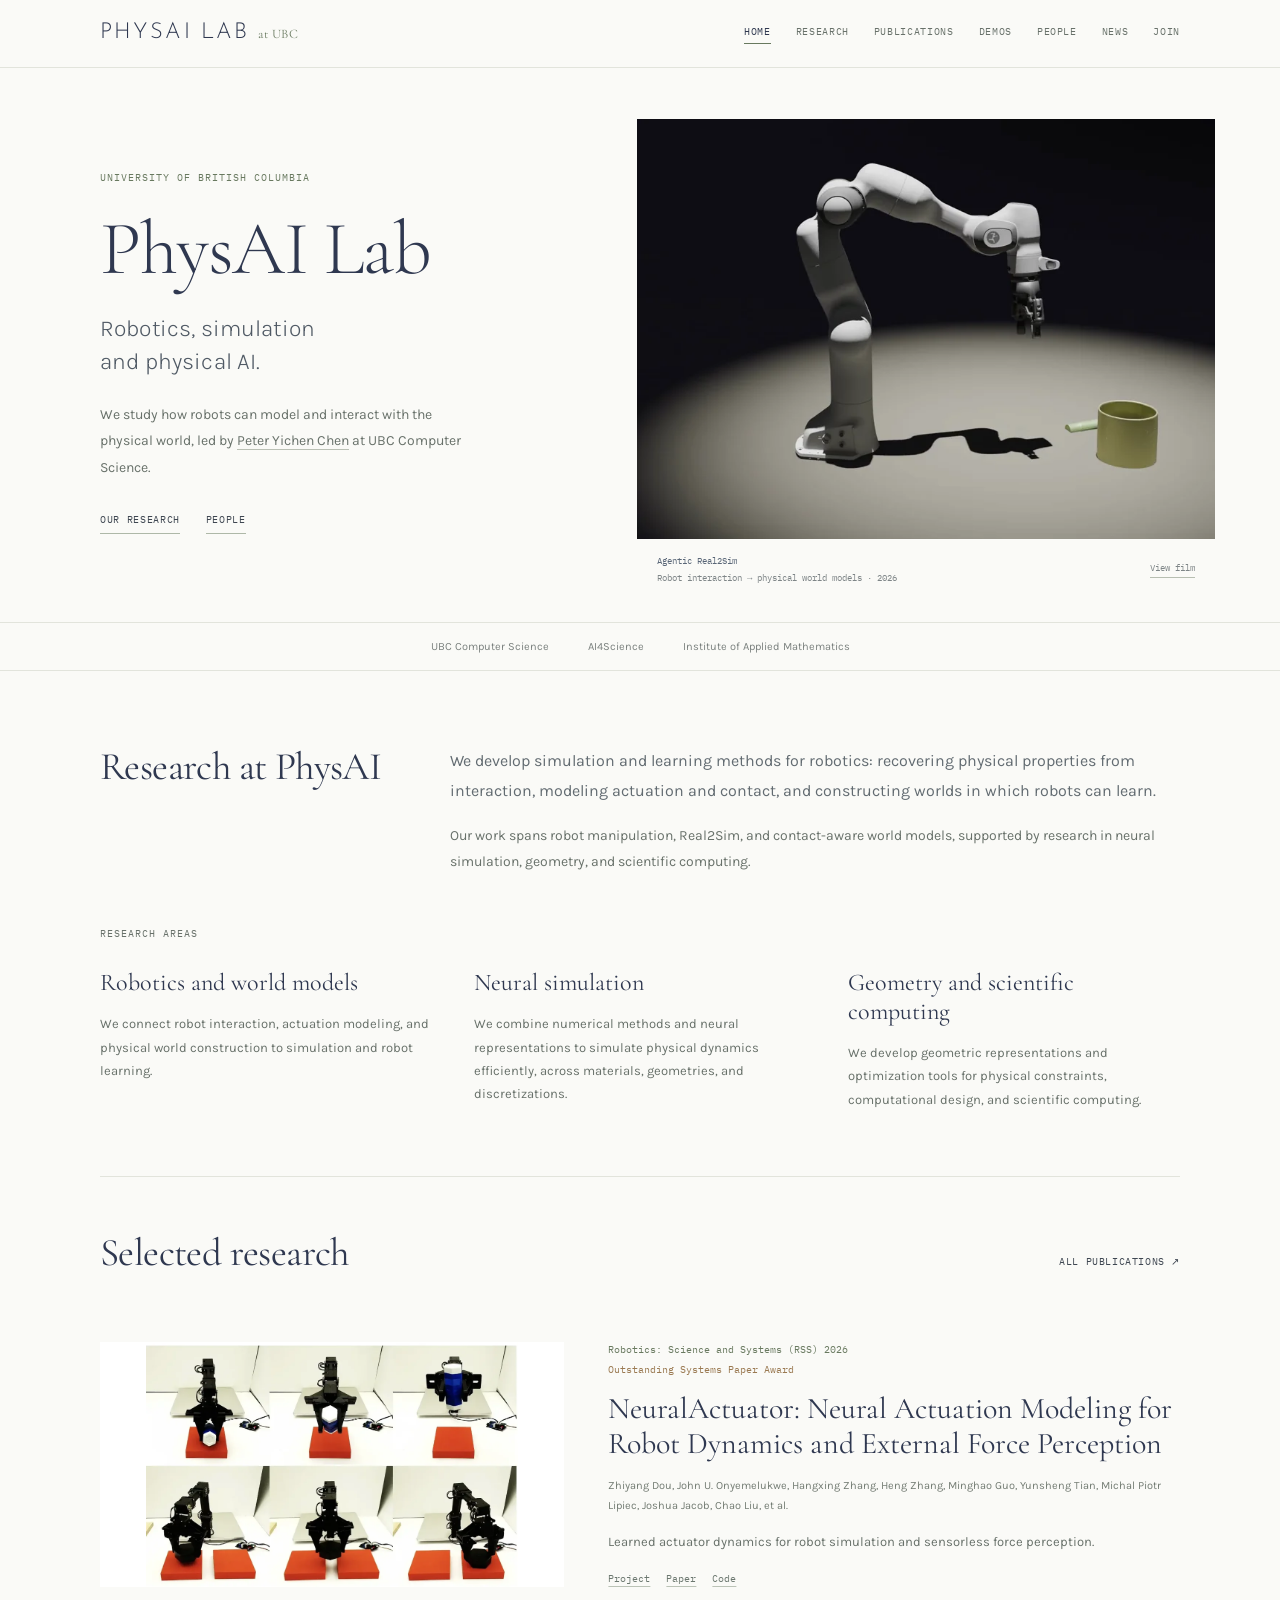
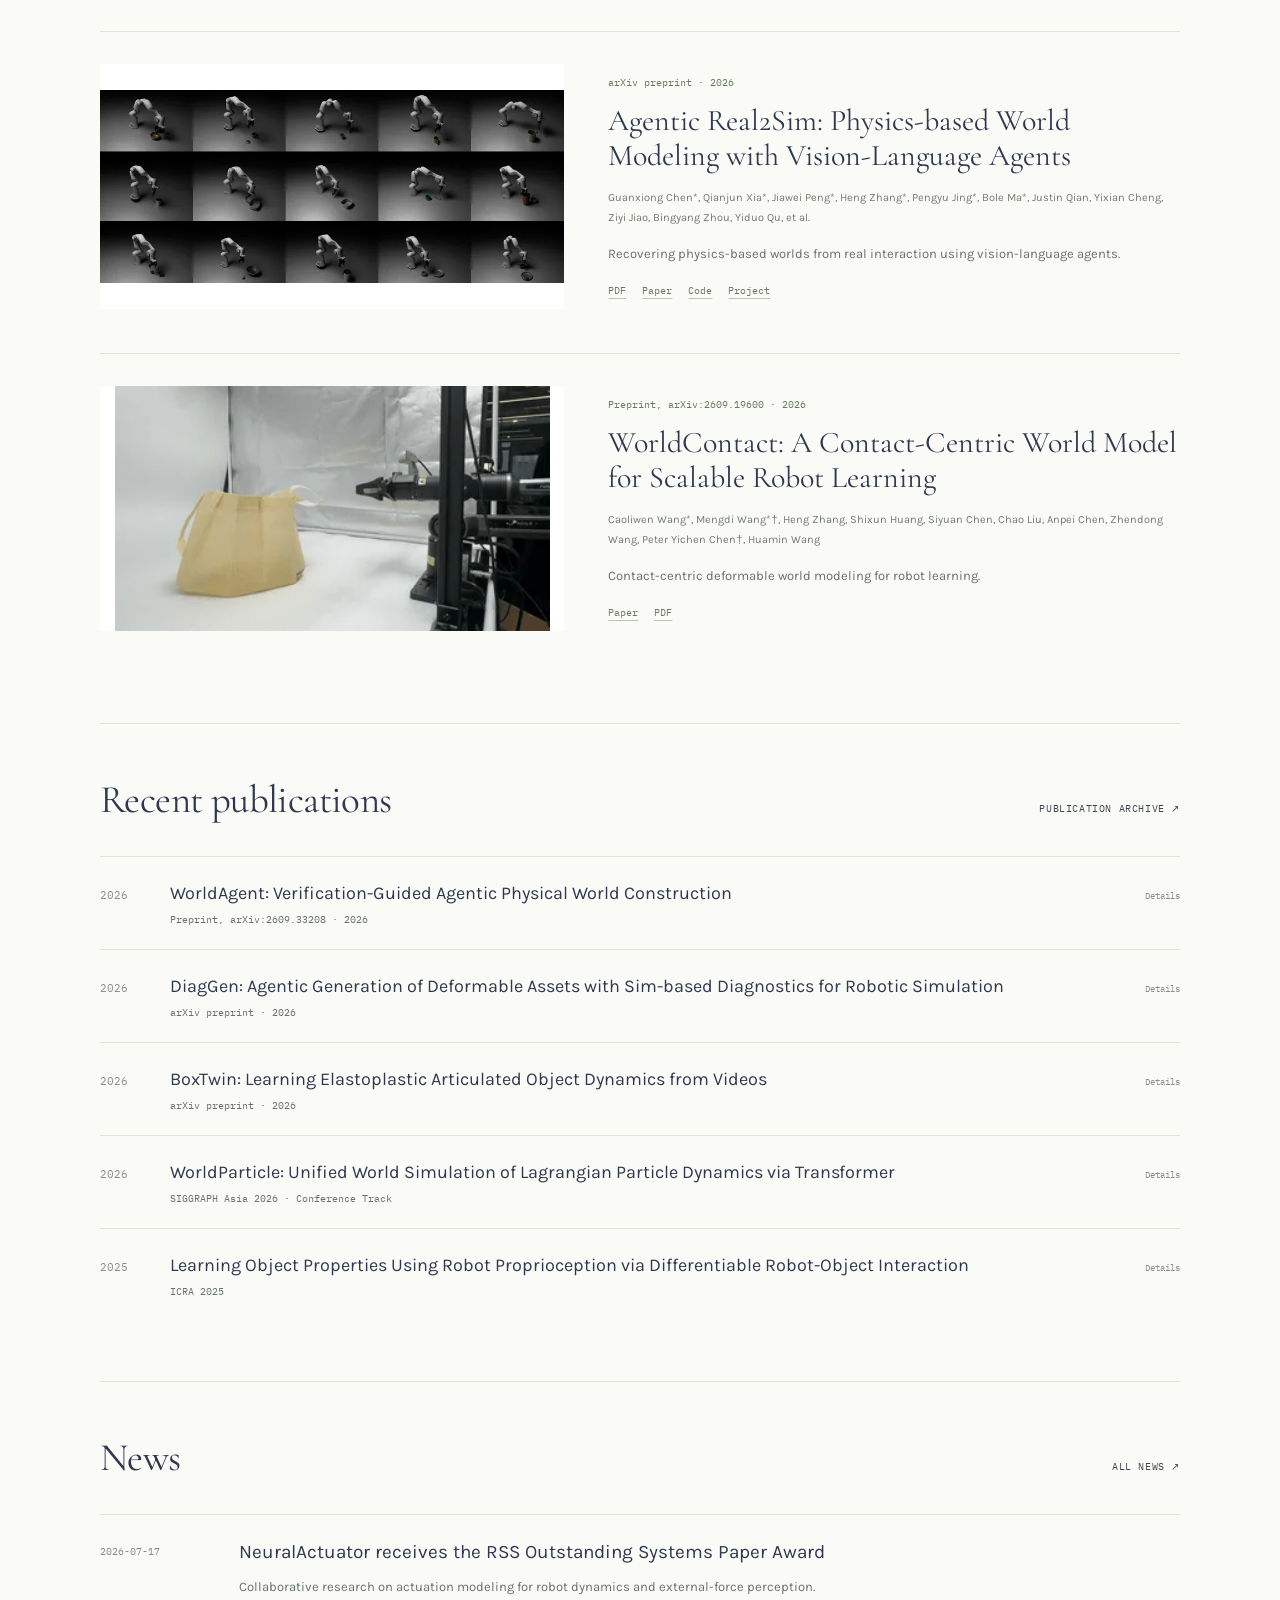
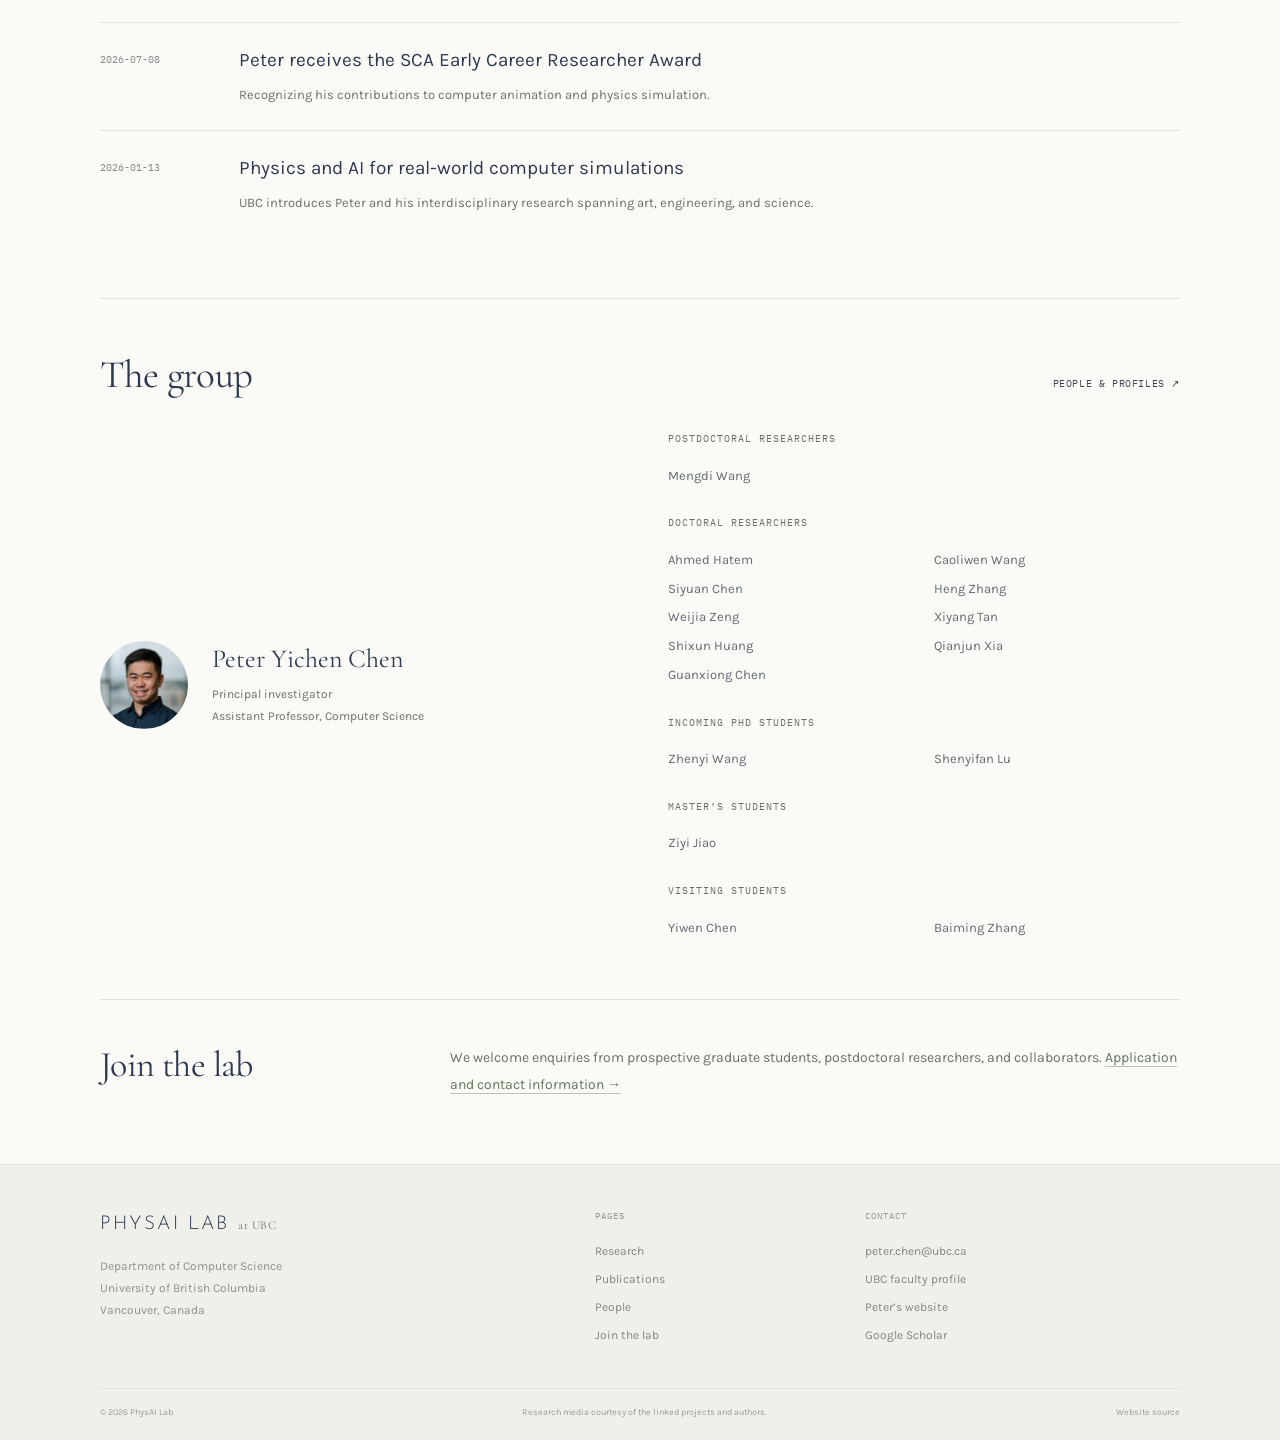
<file: index.html>
<!doctype html><html lang="en"><head><meta charset="utf-8"><meta name="viewport" content="width=device-width,initial-scale=1"><title>Home | PhysAI Lab · UBC</title><meta name="description" content="PhysAI Lab at the University of British Columbia, led by Peter Yichen Chen. Research in robotics, physical world models, and physics simulation."><meta name="theme-color" content="#fafaf7"><meta property="og:title" content="Home | PhysAI Lab · UBC"><meta property="og:description" content="PhysAI Lab at the University of British Columbia, led by Peter Yichen Chen. Research in robotics, physical world models, and physics simulation."><meta property="og:type" content="website"><link rel="icon" href="assets/favicon.svg" type="image/svg+xml"><link rel="stylesheet" href="assets/fonts.css?v=team-4"><link rel="stylesheet" href="assets/site.css?v=team-4"><script src="assets/site.js?v=team-4" defer></script></head><body data-page="index"><a class="skip" href="#main">Skip to content</a><header class="site-header"><div class="container header-inner"><a class="brand" href="index.html" aria-label="PhysAI Lab home"><span class="brand-name">PhysAI Lab</span><span class="brand-at">at UBC</span></a><button class="menu-toggle" aria-expanded="false" aria-controls="site-nav">Menu <span aria-hidden="true">＋</span></button><nav id="site-nav" aria-label="Main navigation"><a href="index.html" aria-current="page">Home</a><a href="research.html">Research</a><a href="publications.html">Publications</a><a href="demos.html">Demos</a><a href="people.html">People</a><a href="news.html">News</a><a href="join.html">Join</a></nav></div></header><main id="main"><section class="lab-hero"><div class="container lab-hero-inner"><div class="lab-introduction"><p class="eyebrow">University of British Columbia</p><h1>PhysAI Lab</h1><p class="lab-subtitle">Robotics, simulation<br>and physical AI.</p><p class="lab-description">We study how robots can model and interact with the physical world, led by <a href="people.html#peter">Peter Yichen Chen</a> at UBC Computer Science.</p><div class="lab-links"><a href="research.html">Our research</a><a href="people.html">People</a></div></div><figure class="lab-figure"><div class="lab-figure-image"><img class="" src="assets/images/136e9926d1c9adc8.webp" alt="Agentic Real2Sim: Physics-based World Modeling with Vision-Language Agents — research result" fetchpriority="high" decoding="async"></div><figcaption><a href="publications.html#agentic-real2sim-physics-based-world-modeling-with-vision-language-agents">Agentic Real2Sim</a><span>Robot interaction → physical world models · 2026</span><button class="figure-film" data-media="https://agentic-real2sim.github.io/static/videos/ar2s_teaser.mp4" data-kind="video" data-title="Agentic Real2Sim: Physics-based World Modeling with Vision-Language Agents" data-project="https://agentic-real2sim.github.io/">View film</button></figcaption></figure></div></section>
<div class="affiliation-line"><div class="container"><span>UBC Computer Science</span><a href="https://caida.ubc.ca/aim-si">AI4Science</a><a href="https://www.iam.ubc.ca/">Institute of Applied Mathematics</a></div></div>
<section class="container introduction-section"><h2>Research at PhysAI</h2><div><p>We develop simulation and learning methods for robotics: recovering physical properties from interaction, modeling actuation and contact, and constructing worlds in which robots can learn.</p><p>Our work spans robot manipulation, Real2Sim, and contact-aware world models, supported by research in neural simulation, geometry, and scientific computing.</p></div></section>
<section class="container research-briefs"><p class="eyebrow">Research areas</p><div class="research-columns"><article><h3><a href="research.html#world-models">Robotics and world models</a></h3><p>We connect robot interaction, actuation modeling, and physical world construction to simulation and robot learning.</p></article><article><h3><a href="research.html#simulation">Neural simulation</a></h3><p>We combine numerical methods and neural representations to simulate physical dynamics efficiently, across materials, geometries, and discretizations.</p></article><article><h3><a href="research.html#science">Geometry and scientific computing</a></h3><p>We develop geometric representations and optimization tools for physical constraints, computational design, and scientific computing.</p></article></div></section>
<section class="container section selected-section"><div class="section-head"><div><p class="eyebrow">Selected research</p><h2>Selected research</h2></div><a href="publications.html" class="text-link">All publications ↗</a></div><article class="selected-project"><div class="selected-visual"><img class="" src="assets/images/0c437f56e13de6e5.webp" alt="NeuralActuator: Neural Actuation Modeling for Robot Dynamics and External Force Perception — research result" loading="lazy" decoding="async"><button class="view-research" data-media="https://frank-zy-dou.github.io/projects/NeuralActuator/figures/fig_teaser_robot_control.webp" data-kind="image" data-title="NeuralActuator: Neural Actuation Modeling for Robot Dynamics and External Force Perception" data-project="https://frank-zy-dou.github.io/projects/NeuralActuator/">View result</button></div><div class="selected-text"><p class="project-meta">Robotics: Science and Systems (RSS) 2026 <span class="inline-award">Outstanding Systems Paper Award</span></p><h3><a href="publications.html#neuralactuator-neural-actuation-modeling-for-robot-dynamics-and-external-force-perception">NeuralActuator: Neural Actuation Modeling for Robot Dynamics and External Force Perception</a></h3><p class="authors">Zhiyang Dou, John U. Onyemelukwe, Hangxing Zhang, Heng Zhang, Minghao Guo, Yunsheng Tian, Michal Piotr Lipiec, Joshua Jacob, Chao Liu, et al.</p><p>Learned actuator dynamics for robot simulation and sensorless force perception.</p><div class="resource-links"><a href="https://frank-zy-dou.github.io/projects/NeuralActuator/">Project</a><a href="https://arxiv.org/abs/2607.11734">Paper</a><a href="https://github.com/Frank-ZY-Dou/Dynamics-Modeling/tree/main/NeuralActuator">Code</a></div></div></article><article class="selected-project"><div class="selected-visual"><img class="" src="assets/images/c2866183bbca0dc3.webp" alt="Agentic Real2Sim: Physics-based World Modeling with Vision-Language Agents — research result" loading="lazy" decoding="async"><button class="view-research" data-media="https://agentic-real2sim.github.io/static/videos/ar2s_teaser.mp4" data-kind="video" data-title="Agentic Real2Sim: Physics-based World Modeling with Vision-Language Agents" data-project="https://agentic-real2sim.github.io/">View research film</button></div><div class="selected-text"><p class="project-meta">arXiv preprint · 2026 </p><h3><a href="publications.html#agentic-real2sim-physics-based-world-modeling-with-vision-language-agents">Agentic Real2Sim: Physics-based World Modeling with Vision-Language Agents</a></h3><p class="authors">Guanxiong Chen*, Qianjun Xia*, Jiawei Peng*, Heng Zhang*, Pengyu Jing*, Bole Ma*, Justin Qian, Yixian Cheng, Ziyi Jiao, Bingyang Zhou, Yiduo Qu, et al.</p><p>Recovering physics-based worlds from real interaction using vision-language agents.</p><div class="resource-links"><a href="https://agentic-real2sim.github.io/static/paper/AR2S_2026-09-13-13-07_v1.pdf">PDF</a><a href="https://arxiv.org/abs/2607.19190">Paper</a><a href="https://github.com/agentic-real2sim/agentic_real2sim">Code</a><a href="https://agentic-real2sim.github.io/">Project</a></div></div></article><article class="selected-project"><div class="selected-visual"><img class="" src="assets/images/d277241d2dc338bf.webp" alt="WorldContact: A Contact-Centric World Model for Scalable Robot Learning — research result" loading="lazy" decoding="async"><button class="view-research" data-media="https://chensiyuan030105.github.io/assets/img/publication/thumbnail/2026worldcontact.gif" data-kind="image" data-title="WorldContact: A Contact-Centric World Model for Scalable Robot Learning" data-project="https://arxiv.org/abs/2609.19600">View result</button></div><div class="selected-text"><p class="project-meta">Preprint, arXiv:2609.19600 · 2026 </p><h3><a href="publications.html#worldcontact-a-contact-centric-world-model-for-scalable-robot-learning">WorldContact: A Contact-Centric World Model for Scalable Robot Learning</a></h3><p class="authors">Caoliwen Wang*, Mengdi Wang*†, Heng Zhang, Shixun Huang, Siyuan Chen, Chao Liu, Anpei Chen, Zhendong Wang, Peter Yichen Chen†, Huamin Wang</p><p>Contact-centric deformable world modeling for robot learning.</p><div class="resource-links"><a href="https://arxiv.org/abs/2609.19600">Paper</a><a href="https://arxiv.org/pdf/2609.19600">PDF</a></div></div></article></section>
<section class="container section recent-section"><div class="section-head"><div><p class="eyebrow">Recent work</p><h2>Recent publications</h2></div><a href="publications.html" class="text-link">Publication archive ↗</a></div><article class="recent-paper"><span>2026</span><div><h3><a href="https://wclw1021.github.io/WorldAgent_Web/">WorldAgent: Verification-Guided Agentic Physical World Construction</a></h3><p>Preprint, arXiv:2609.33208 · 2026</p></div><a href="publications.html#worldagent-verification-guided-agentic-physical-world-construction" aria-label="Details for WorldAgent: Verification-Guided Agentic Physical World Construction">Details</a></article><article class="recent-paper"><span>2026</span><div><h3><a href="https://diaggen.github.io/">DiagGen: Agentic Generation of Deformable Assets with Sim-based Diagnostics for Robotic Simulation</a></h3><p>arXiv preprint · 2026</p></div><a href="publications.html#diaggen-agentic-generation-of-deformable-assets-with-sim-based-diagnostics-for-robotic-simulation" aria-label="Details for DiagGen: Agentic Generation of Deformable Assets with Sim-based Diagnostics for Robotic Simulation">Details</a></article><article class="recent-paper"><span>2026</span><div><h3><a href="https://arxiv.org/abs/2607.17132">BoxTwin: Learning Elastoplastic Articulated Object Dynamics from Videos</a></h3><p>arXiv preprint · 2026</p></div><a href="publications.html#boxtwin-learning-elastoplastic-articulated-object-dynamics-from-videos" aria-label="Details for BoxTwin: Learning Elastoplastic Articulated Object Dynamics from Videos">Details</a></article><article class="recent-paper"><span>2026</span><div><h3><a href="https://worldparticle.github.io/WorldParticle_Web/">WorldParticle: Unified World Simulation of Lagrangian Particle Dynamics via Transformer</a></h3><p>SIGGRAPH Asia 2026 · Conference Track</p></div><a href="publications.html#worldparticle-unified-world-simulation-of-lagrangian-particle-dynamics-via-transformer" aria-label="Details for WorldParticle: Unified World Simulation of Lagrangian Particle Dynamics via Transformer">Details</a></article><article class="recent-paper"><span>2025</span><div><h3><a href="https://dylanrandle.github.io/projects/learning-object-properties-proprioception/">Learning Object Properties Using Robot Proprioception via Differentiable Robot-Object Interaction</a></h3><p>ICRA 2025</p></div><a href="publications.html#learning-object-properties-using-robot-proprioception-via-differentiable-robot-object-interaction" aria-label="Details for Learning Object Properties Using Robot Proprioception via Differentiable Robot-Object Interaction">Details</a></article></section>
<section class="container section home-news"><div class="section-head"><div><p class="eyebrow">News</p><h2>News</h2></div><a href="news.html" class="text-link">All news ↗</a></div><article class="news-row"><time datetime="2026-07-17">2026-07-17</time><div><span class="eyebrow">Award</span><h3><a href="https://cdfg.mit.edu/news/#neuralactuator-wins-outstanding-systems-paper-in-memory-of-seth">NeuralActuator receives the RSS Outstanding Systems Paper Award</a></h3><p>Collaborative research on actuation modeling for robot dynamics and external-force perception.</p></div></article><article class="news-row"><time datetime="2026-07-08">2026-07-08</time><div><span class="eyebrow">Recognition</span><h3><a href="https://www.cs.ubc.ca/news/2026/07/dr-chen-ecr-sca">Peter receives the SCA Early Career Researcher Award</a></h3><p>Recognizing his contributions to computer animation and physics simulation.</p></div></article><article class="news-row"><time datetime="2026-01-13">2026-01-13</time><div><span class="eyebrow">UBC profile</span><h3><a href="https://www.cs.ubc.ca/news/2026/01/new-faculty-dr-peter-yichen-chen">Physics and AI for real-world computer simulations</a></h3><p>UBC introduces Peter and his interdisciplinary research spanning art, engineering, and science.</p></div></article></section>
<section class="container section home-people"><div class="section-head"><div><p class="eyebrow">People</p><h2>The group</h2></div><a href="people.html" class="text-link">People & profiles ↗</a></div><div class="home-group"><div class="home-pi"><img src="assets/images/bc958f516a07ae09.webp" alt="Peter Yichen Chen" loading="lazy"><div><a href="people.html#peter">Peter Yichen Chen</a><p>Principal investigator<br>Assistant Professor, Computer Science</p></div></div><div class="home-members"><p class="eyebrow">Postdoctoral researchers</p><div><a href="https://wang-mengdi.github.io/">Mengdi Wang</a></div><p class="eyebrow">Doctoral researchers</p><div><span class="member-name">Ahmed Hatem</span><a href="https://wclw1021.github.io/">Caoliwen Wang</a><a href="https://chensiyuan030105.github.io/">Siyuan Chen</a><a href="https://peterchencyc.com/joining">Heng Zhang</a><a href="https://www.cs.ubc.ca/~kmyi/team/">Weijia Zeng</a><a href="https://supertan0204.github.io/">Xiyang Tan</a><a href="https://alessange.github.io/">Shixun Huang</a><a href="https://qianjun-xia.github.io/">Qianjun Xia</a><a href="https://www.cs.ubc.ca/~gxchen/">Guanxiong Chen</a></div><p class="eyebrow">Incoming PhD students</p><div><span class="member-name">Zhenyi Wang</span><span class="member-name">Shenyifan Lu</span></div><p class="eyebrow">Master’s students</p><div><span class="member-name">Ziyi Jiao</span></div><p class="eyebrow">Visiting students</p><div><span class="member-name">Yiwen Chen</span><a href="https://baiming-zhang.github.io/">Baiming Zhang</a></div></div></div></section>
<section class="container home-joining"><h2>Join the lab</h2><p>We welcome enquiries from prospective graduate students, postdoctoral researchers, and collaborators. <a href="join.html">Application and contact information →</a></p></section></main><footer class="site-footer"><div class="container footer-grid"><div><a class="brand" href="index.html"><span class="brand-name">PhysAI Lab</span><span class="brand-at">at UBC</span></a><p>Department of Computer Science<br>University of British Columbia<br>Vancouver, Canada</p></div><div><h2>Pages</h2><a href="research.html">Research</a><a href="publications.html">Publications</a><a href="people.html">People</a><a href="join.html">Join the lab</a></div><div><h2>Contact</h2><a href="mailto:peter.chen@ubc.ca">peter.chen@ubc.ca</a><a href="https://www.cs.ubc.ca/people/peter-yichen-chen">UBC faculty profile</a><a href="https://peterchencyc.com/">Peter’s website</a><a href="https://scholar.google.com/citations?user=9TX3RmEAAAAJ">Google Scholar</a></div></div><div class="container footer-bottom"><span>© 2026 PhysAI Lab</span><span>Research media courtesy of the linked projects and authors.</span><a href="https://github.com/chensiyuan030105/physai-demo">Website source</a></div></footer><dialog id="media-dialog" aria-labelledby="media-title"><div class="dialog-head"><p id="media-title"></p><button id="close-dialog" aria-label="Close preview">Close ×</button></div><div id="media-content"></div><div class="dialog-bottom"><span>Research demo · media from the project authors</span><a id="media-project">Open source project ↗</a></div></dialog></body></html>
</file>
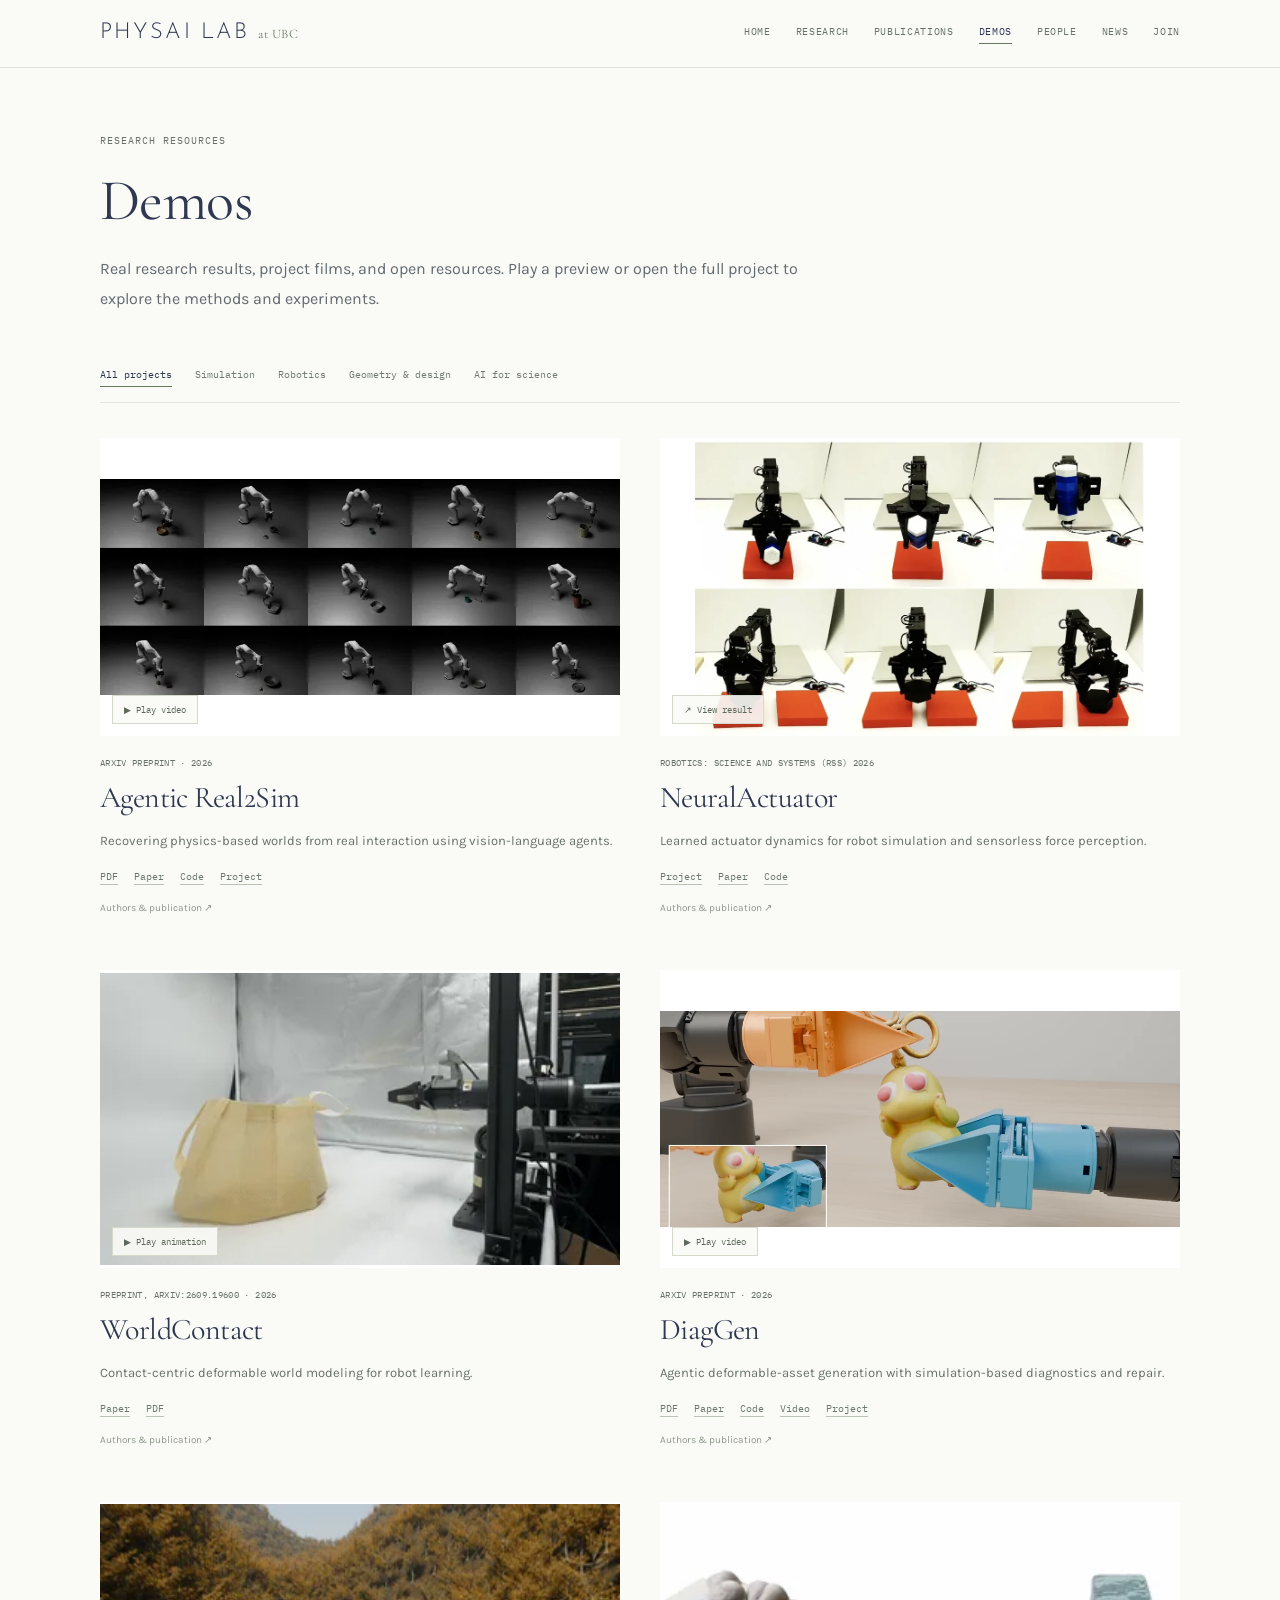
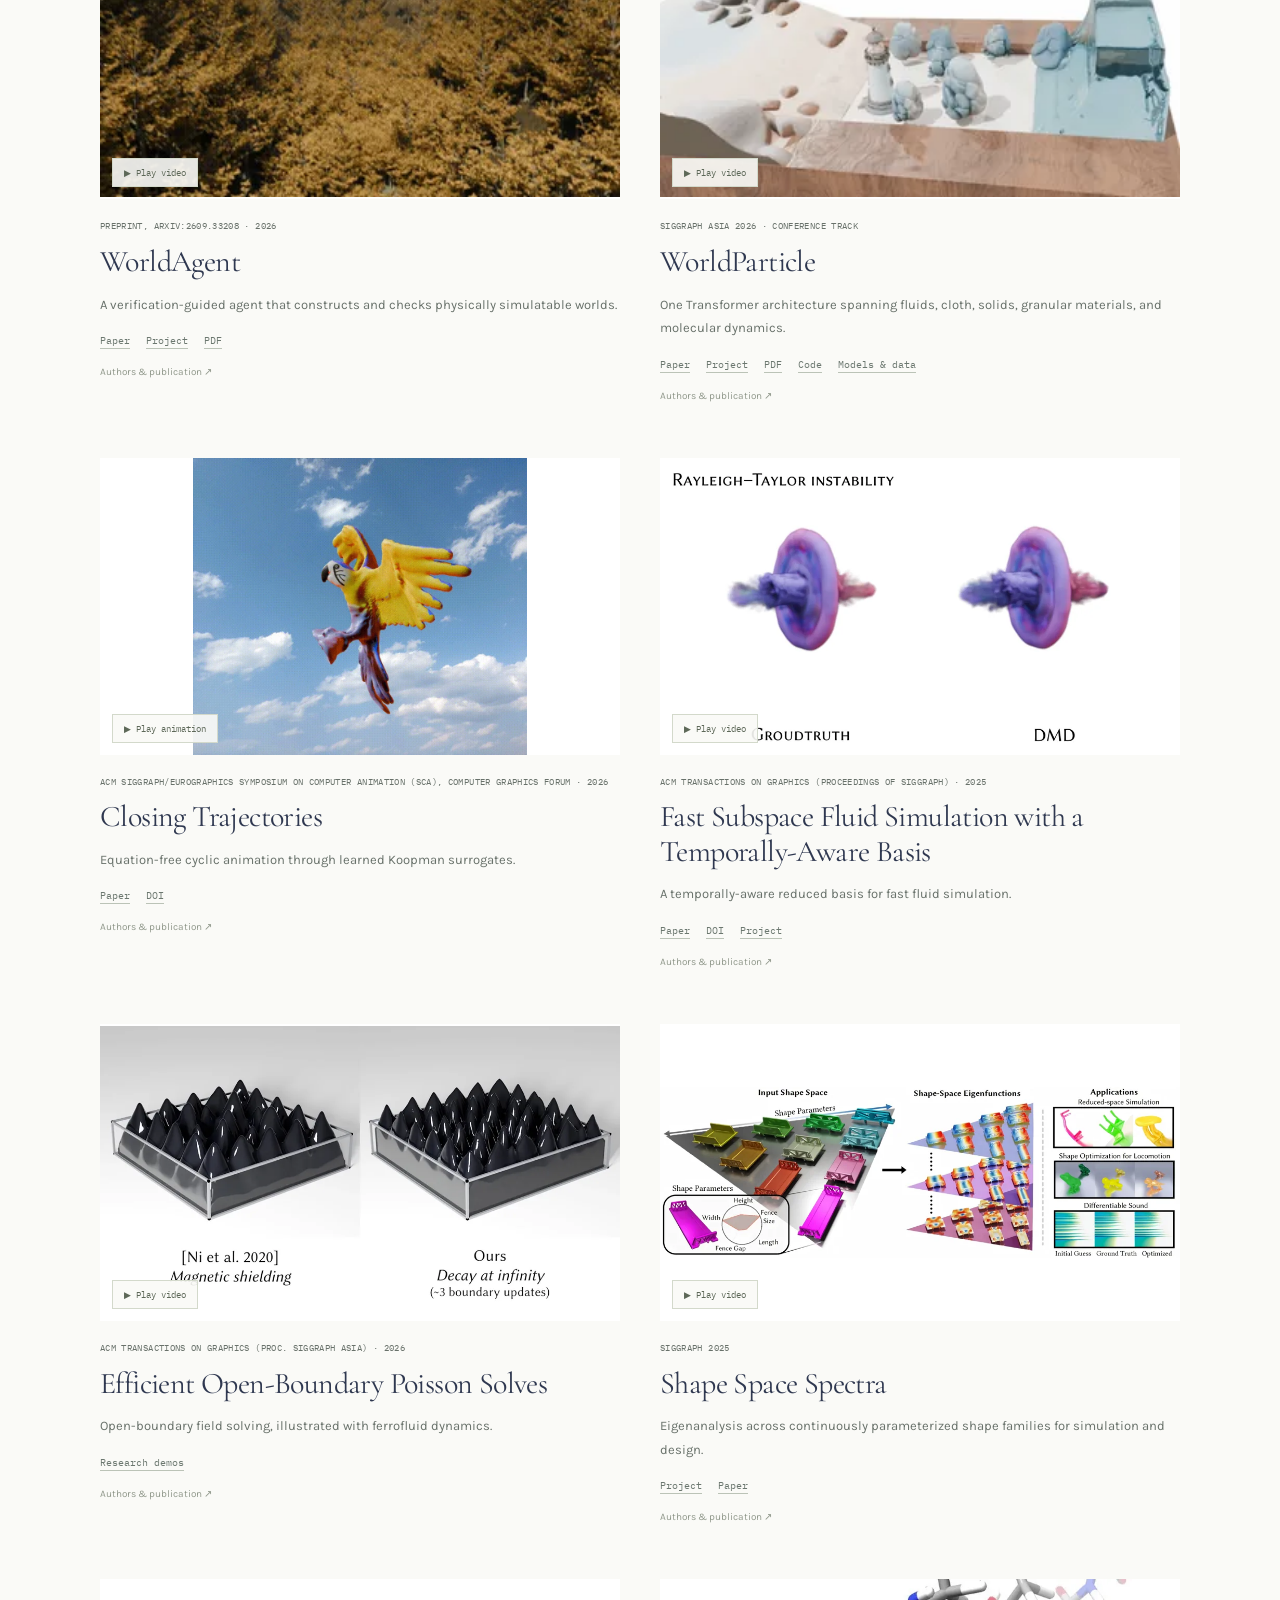
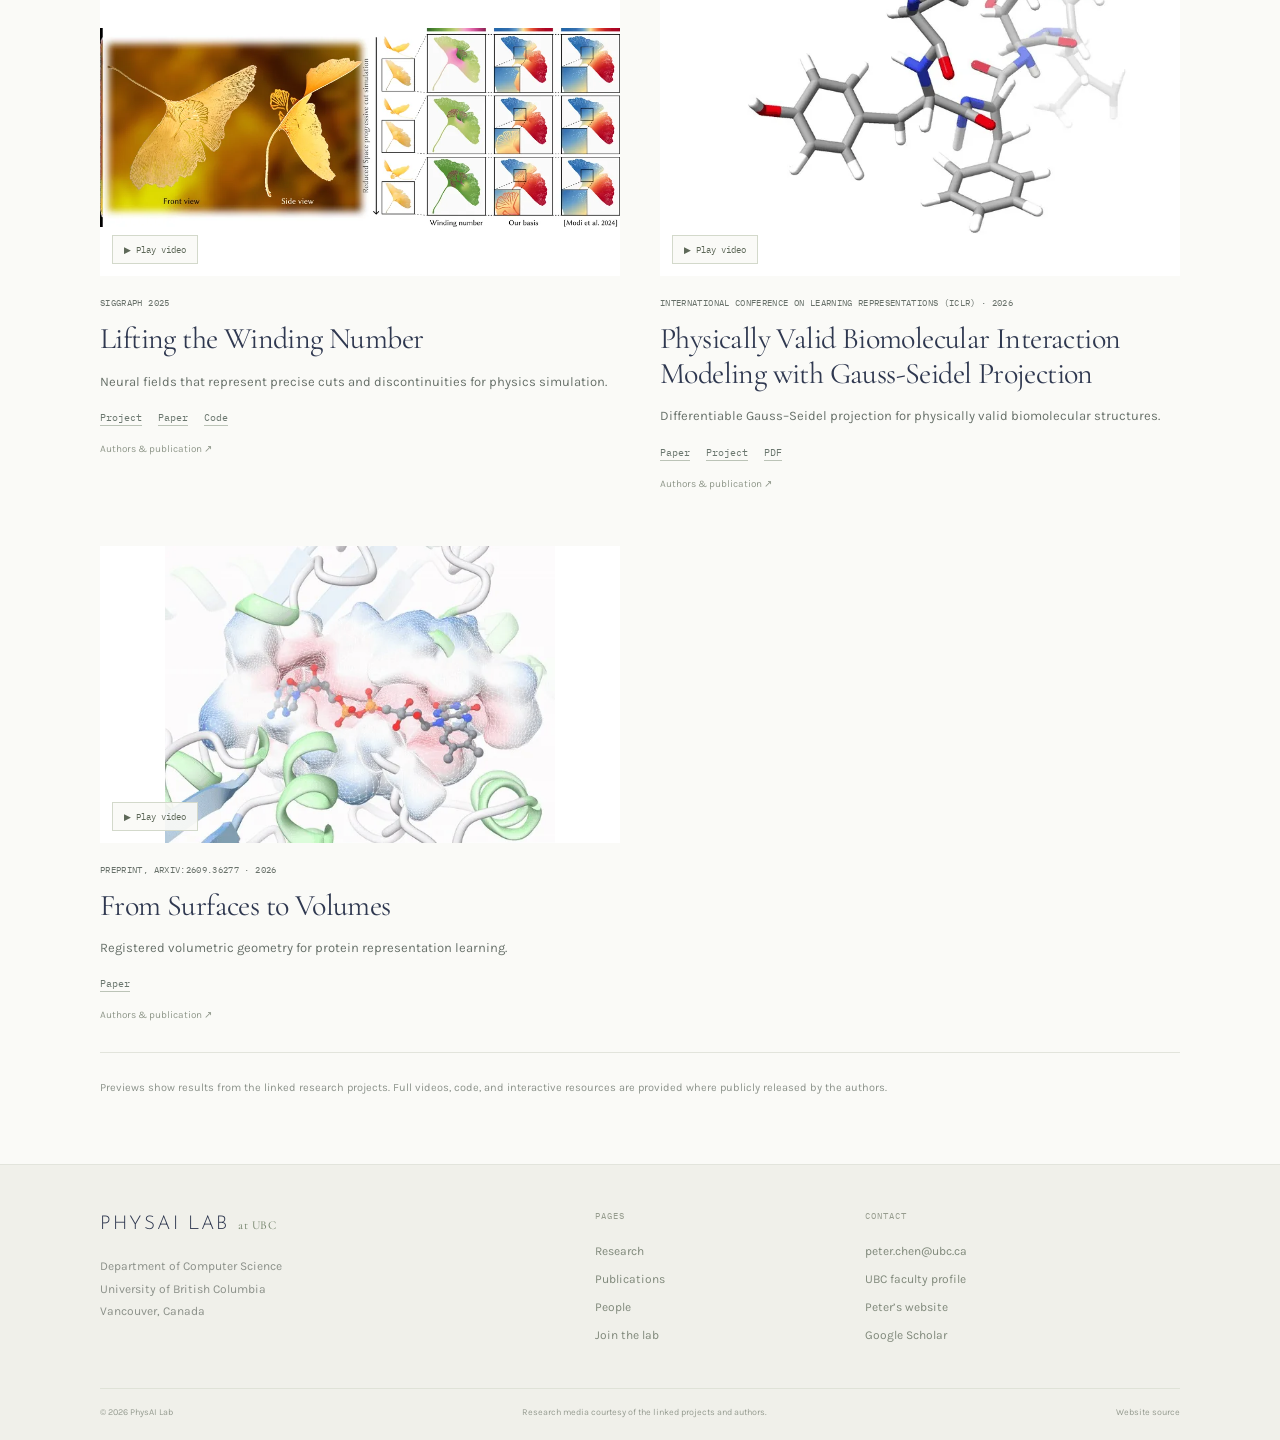
<file: demos.html>
<!doctype html><html lang="en"><head><meta charset="utf-8"><meta name="viewport" content="width=device-width,initial-scale=1"><title>Demos | PhysAI Lab · UBC</title><meta name="description" content="Watch robotics, physical world modeling, and simulation research demos from Peter Yichen Chen and the UBC PhysAI Lab."><meta name="theme-color" content="#fafaf7"><meta property="og:title" content="Demos | PhysAI Lab · UBC"><meta property="og:description" content="Watch robotics, physical world modeling, and simulation research demos from Peter Yichen Chen and the UBC PhysAI Lab."><meta property="og:type" content="website"><link rel="icon" href="assets/favicon.svg" type="image/svg+xml"><link rel="stylesheet" href="assets/fonts.css?v=team-4"><link rel="stylesheet" href="assets/site.css?v=team-4"><script src="assets/site.js?v=team-4" defer></script></head><body data-page="demos"><a class="skip" href="#main">Skip to content</a><header class="site-header"><div class="container header-inner"><a class="brand" href="index.html" aria-label="PhysAI Lab home"><span class="brand-name">PhysAI Lab</span><span class="brand-at">at UBC</span></a><button class="menu-toggle" aria-expanded="false" aria-controls="site-nav">Menu <span aria-hidden="true">＋</span></button><nav id="site-nav" aria-label="Main navigation"><a href="index.html">Home</a><a href="research.html">Research</a><a href="publications.html">Publications</a><a href="demos.html" aria-current="page">Demos</a><a href="people.html">People</a><a href="news.html">News</a><a href="join.html">Join</a></nav></div></header><main id="main"><div class="container page-intro"><p class="eyebrow">Research resources</p><h1>Demos</h1><p class="lede">Real research results, project films, and open resources. Play a preview or open the full project to explore the methods and experiments.</p></div><div class="container"><div class="demo-filters" role="group" aria-label="Filter research demos"><button data-demo-filter="" aria-pressed="true">All projects</button><button data-demo-filter="Simulation" aria-pressed="false">Simulation</button><button data-demo-filter="Robotics" aria-pressed="false">Robotics</button><button data-demo-filter="Geometry & Design" aria-pressed="false">Geometry & design</button><button data-demo-filter="AI for Science" aria-pressed="false">AI for science</button></div><div class="demo-grid"><article class="demo-card" data-demo-topic="Robotics"><div class="demo-media"><img class="" src="assets/images/c2866183bbca0dc3.webp" alt="Agentic Real2Sim: Physics-based World Modeling with Vision-Language Agents — research result" loading="lazy" decoding="async"><button class="preview-button" data-media="https://agentic-real2sim.github.io/static/videos/ar2s_teaser.mp4" data-kind="video" data-title="Agentic Real2Sim: Physics-based World Modeling with Vision-Language Agents" data-project="https://agentic-real2sim.github.io/">▶ Play video</button></div><div class="demo-body"><p class="eyebrow">arXiv preprint · 2026</p><h2>Agentic Real2Sim</h2><p>Recovering physics-based worlds from real interaction using vision-language agents.</p><div class="resource-links"><a href="https://agentic-real2sim.github.io/static/paper/AR2S_2026-09-13-13-07_v1.pdf">PDF</a><a href="https://arxiv.org/abs/2607.19190">Paper</a><a href="https://github.com/agentic-real2sim/agentic_real2sim">Code</a><a href="https://agentic-real2sim.github.io/">Project</a></div><a class="demo-detail" href="publications.html#agentic-real2sim-physics-based-world-modeling-with-vision-language-agents">Authors & publication ↗</a></div></article><article class="demo-card" data-demo-topic="Robotics"><div class="demo-media"><img class="" src="assets/images/0c437f56e13de6e5.webp" alt="NeuralActuator: Neural Actuation Modeling for Robot Dynamics and External Force Perception — research result" loading="lazy" decoding="async"><button class="preview-button" data-media="https://frank-zy-dou.github.io/projects/NeuralActuator/figures/fig_teaser_robot_control.webp" data-kind="image" data-title="NeuralActuator: Neural Actuation Modeling for Robot Dynamics and External Force Perception" data-project="https://frank-zy-dou.github.io/projects/NeuralActuator/">↗ View result</button></div><div class="demo-body"><p class="eyebrow">Robotics: Science and Systems (RSS) 2026</p><h2>NeuralActuator</h2><p>Learned actuator dynamics for robot simulation and sensorless force perception.</p><div class="resource-links"><a href="https://frank-zy-dou.github.io/projects/NeuralActuator/">Project</a><a href="https://arxiv.org/abs/2607.11734">Paper</a><a href="https://github.com/Frank-ZY-Dou/Dynamics-Modeling/tree/main/NeuralActuator">Code</a></div><a class="demo-detail" href="publications.html#neuralactuator-neural-actuation-modeling-for-robot-dynamics-and-external-force-perception">Authors & publication ↗</a></div></article><article class="demo-card" data-demo-topic="Robotics"><div class="demo-media"><img class="" src="assets/images/d277241d2dc338bf.webp" alt="WorldContact: A Contact-Centric World Model for Scalable Robot Learning — research result" loading="lazy" decoding="async"><button class="preview-button" data-media="https://chensiyuan030105.github.io/assets/img/publication/thumbnail/2026worldcontact.gif" data-kind="image" data-title="WorldContact: A Contact-Centric World Model for Scalable Robot Learning" data-project="https://arxiv.org/abs/2609.19600">▶ Play animation</button></div><div class="demo-body"><p class="eyebrow">Preprint, arXiv:2609.19600 · 2026</p><h2>WorldContact</h2><p>Contact-centric deformable world modeling for robot learning.</p><div class="resource-links"><a href="https://arxiv.org/abs/2609.19600">Paper</a><a href="https://arxiv.org/pdf/2609.19600">PDF</a></div><a class="demo-detail" href="publications.html#worldcontact-a-contact-centric-world-model-for-scalable-robot-learning">Authors & publication ↗</a></div></article><article class="demo-card" data-demo-topic="Robotics"><div class="demo-media"><img class="" src="assets/images/f37b646c24b71647.webp" alt="DiagGen: Agentic Generation of Deformable Assets with Sim-based Diagnostics for Robotic Simulation — research result" loading="lazy" decoding="async"><button class="preview-button" data-media="https://diaggen.github.io/static/videos/overview.mp4" data-kind="video" data-title="DiagGen: Agentic Generation of Deformable Assets with Sim-based Diagnostics for Robotic Simulation" data-project="https://diaggen.github.io/">▶ Play video</button></div><div class="demo-body"><p class="eyebrow">arXiv preprint · 2026</p><h2>DiagGen</h2><p>Agentic deformable-asset generation with simulation-based diagnostics and repair.</p><div class="resource-links"><a href="https://diaggen.github.io/static/DiagGen_pub-release_26-09-19-14-27.pdf">PDF</a><a href="https://arxiv.org/abs/2609.23103">Paper</a><a href="https://github.com/diaggen/diaggen">Code</a><a href="https://www.youtube.com/watch?v=_sARsG-4vyM">Video</a><a href="https://diaggen.github.io/">Project</a></div><a class="demo-detail" href="publications.html#diaggen-agentic-generation-of-deformable-assets-with-sim-based-diagnostics-for-robotic-simulation">Authors & publication ↗</a></div></article><article class="demo-card" data-demo-topic="Robotics"><div class="demo-media"><img class="" src="assets/images/c00169b844d4f4c7.webp" alt="WorldAgent: Verification-Guided Agentic Physical World Construction — research result" loading="lazy" decoding="async"><button class="preview-button" data-media="https://wclw1021.github.io/WorldAgent_Web/assets/videos/autumn-valley.mp4" data-kind="video" data-title="WorldAgent: Verification-Guided Agentic Physical World Construction" data-project="https://wclw1021.github.io/WorldAgent_Web/">▶ Play video</button></div><div class="demo-body"><p class="eyebrow">Preprint, arXiv:2609.33208 · 2026</p><h2>WorldAgent</h2><p>A verification-guided agent that constructs and checks physically simulatable worlds.</p><div class="resource-links"><a href="https://arxiv.org/abs/2609.33208">Paper</a><a href="https://wclw1021.github.io/WorldAgent_Web/">Project</a><a href="https://arxiv.org/pdf/2609.33208">PDF</a></div><a class="demo-detail" href="publications.html#worldagent-verification-guided-agentic-physical-world-construction">Authors & publication ↗</a></div></article><article class="demo-card" data-demo-topic="Simulation"><div class="demo-media"><img class="" src="assets/images/5f0e36b0c62ace92.webp" alt="WorldParticle: Unified World Simulation of Lagrangian Particle Dynamics via Transformer — research result" loading="lazy" decoding="async"><button class="preview-button" data-media="https://worldparticle.github.io/WorldParticle_Web/assets/videos/demo-web.mp4" data-kind="video" data-title="WorldParticle: Unified World Simulation of Lagrangian Particle Dynamics via Transformer" data-project="https://worldparticle.github.io/WorldParticle_Web/">▶ Play video</button></div><div class="demo-body"><p class="eyebrow">SIGGRAPH Asia 2026 · Conference Track</p><h2>WorldParticle</h2><p>One Transformer architecture spanning fluids, cloth, solids, granular materials, and molecular dynamics.</p><div class="resource-links"><a href="https://arxiv.org/abs/2605.15305">Paper</a><a href="https://worldparticle.github.io/WorldParticle_Web/">Project</a><a href="https://arxiv.org/pdf/2605.15305">PDF</a><a href="https://github.com/WorldParticle/WorldParticle">Code</a><a href="https://huggingface.co/datasets/wclw1021/WorldParticle">Models &amp; data</a></div><a class="demo-detail" href="publications.html#worldparticle-unified-world-simulation-of-lagrangian-particle-dynamics-via-transformer">Authors & publication ↗</a></div></article><article class="demo-card" data-demo-topic="Simulation"><div class="demo-media"><img class="" src="assets/images/f2cfe793b81d63e7.webp" alt="Closing Trajectories: Equation-Free Cyclic Animation via Koopman Surrogates — research result" loading="lazy" decoding="async"><button class="preview-button" data-media="https://chensiyuan030105.github.io/assets/img/publication/thumbnail/closing-trajectories.gif" data-kind="image" data-title="Closing Trajectories: Equation-Free Cyclic Animation via Koopman Surrogates" data-project="https://arxiv.org/abs/2605.23462">▶ Play animation</button></div><div class="demo-body"><p class="eyebrow">ACM SIGGRAPH/Eurographics Symposium on Computer Animation (SCA), Computer Graphics Forum · 2026</p><h2>Closing Trajectories</h2><p>Equation-free cyclic animation through learned Koopman surrogates.</p><div class="resource-links"><a href="https://arxiv.org/abs/2605.23462">Paper</a><a href="https://doi.org/10.1111/cgf.70566">DOI</a></div><a class="demo-detail" href="publications.html#closing-trajectories-equation-free-cyclic-animation-via-koopman-surrogates">Authors & publication ↗</a></div></article><article class="demo-card" data-demo-topic="Simulation"><div class="demo-media"><img class="" src="assets/images/85bc979c676d014c.webp" alt="Fast Subspace Fluid Simulation with a Temporally-Aware Basis — research result" loading="lazy" decoding="async"><button class="preview-button" data-media="https://chensiyuan030105.github.io/assets/studio/media/subspace-fluids.mp4" data-kind="video" data-title="Fast Subspace Fluid Simulation with a Temporally-Aware Basis" data-project="https://www.dgp.toronto.edu/projects/dmd/">▶ Play video</button></div><div class="demo-body"><p class="eyebrow">ACM Transactions on Graphics (Proceedings of SIGGRAPH) · 2025</p><h2>Fast Subspace Fluid Simulation with a Temporally-Aware Basis</h2><p>A temporally-aware reduced basis for fast fluid simulation.</p><div class="resource-links"><a href="https://arxiv.org/abs/2502.05339">Paper</a><a href="https://doi.org/10.1145/3730826">DOI</a><a href="https://www.dgp.toronto.edu/projects/dmd/">Project</a></div><a class="demo-detail" href="publications.html#fast-subspace-fluid-simulation-with-a-temporally-aware-basis">Authors & publication ↗</a></div></article><article class="demo-card" data-demo-topic="Simulation"><div class="demo-media"><img class="" src="assets/images/7180883ec85dd9bb.webp" alt="Efficient Open-Boundary Poisson Solves — research result" loading="lazy" decoding="async"><button class="preview-button" data-media="https://chensiyuan030105.github.io/assets/studio/media/open-boundary.mp4" data-kind="video" data-title="Efficient Open-Boundary Poisson Solves" data-project="">▶ Play video</button></div><div class="demo-body"><p class="eyebrow">ACM Transactions on Graphics (Proc. SIGGRAPH Asia) · 2026</p><h2>Efficient Open-Boundary Poisson Solves</h2><p>Open-boundary field solving, illustrated with ferrofluid dynamics.</p><div class="resource-links"><a href="https://chensiyuan030105.github.io/demos/">Research demos</a></div><a class="demo-detail" href="publications.html#efficient-open-boundary-poisson-solves">Authors & publication ↗</a></div></article><article class="demo-card" data-demo-topic="Geometry & Design"><div class="demo-media"><img class="" src="assets/images/9f387b856bcab166.webp" alt="Shape Space Spectra — research result" loading="lazy" decoding="async"><button class="preview-button" data-media="https://www.dgp.toronto.edu/projects/sss/assets/Video.mp4" data-kind="video" data-title="Shape Space Spectra" data-project="https://www.dgp.toronto.edu/projects/sss/">▶ Play video</button></div><div class="demo-body"><p class="eyebrow">SIGGRAPH 2025</p><h2>Shape Space Spectra</h2><p>Eigenanalysis across continuously parameterized shape families for simulation and design.</p><div class="resource-links"><a href="https://www.dgp.toronto.edu/projects/sss/">Project</a><a href="https://www.dgp.toronto.edu/projects/sss/assets/sss.pdf">Paper</a></div><a class="demo-detail" href="publications.html#shape-space-spectra">Authors & publication ↗</a></div></article><article class="demo-card" data-demo-topic="Geometry & Design"><div class="demo-media"><img class="" src="assets/images/bb8087ff873daa59.webp" alt="Lifting the Winding Number: Precise Discontinuities in Neural Fields for Physics Simulation — research result" loading="lazy" decoding="async"><button class="preview-button" data-media="https://www.dgp.toronto.edu/projects/windlifter/assets/windlifter.mp4" data-kind="video" data-title="Lifting the Winding Number: Precise Discontinuities in Neural Fields for Physics Simulation" data-project="https://www.dgp.toronto.edu/projects/windlifter/">▶ Play video</button></div><div class="demo-body"><p class="eyebrow">SIGGRAPH 2025</p><h2>Lifting the Winding Number</h2><p>Neural fields that represent precise cuts and discontinuities for physics simulation.</p><div class="resource-links"><a href="https://www.dgp.toronto.edu/projects/windlifter/">Project</a><a href="https://arxiv.org/abs/2502.00626">Paper</a><a href="https://github.com/Changy1506/WindLifter">Code</a></div><a class="demo-detail" href="publications.html#lifting-the-winding-number-precise-discontinuities-in-neural-fields-for-physics-simulation">Authors & publication ↗</a></div></article><article class="demo-card" data-demo-topic="AI for Science"><div class="demo-media"><img class="" src="assets/images/b2107e2da7c5a489.webp" alt="Physically Valid Biomolecular Interaction Modeling with Gauss-Seidel Projection — research result" loading="lazy" decoding="async"><button class="preview-button" data-media="https://chensiyuan030105.github.io/assets/studio/media/gauss-seidel.mp4" data-kind="video" data-title="Physically Valid Biomolecular Interaction Modeling with Gauss-Seidel Projection" data-project="https://chensiyuan030105.github.io/ProteinGS/">▶ Play video</button></div><div class="demo-body"><p class="eyebrow">International Conference on Learning Representations (ICLR) · 2026</p><h2>Physically Valid Biomolecular Interaction Modeling with Gauss-Seidel Projection</h2><p>Differentiable Gauss–Seidel projection for physically valid biomolecular structures.</p><div class="resource-links"><a href="https://arxiv.org/abs/2510.08946">Paper</a><a href="https://chensiyuan030105.github.io/ProteinGS/">Project</a><a href="https://arxiv.org/pdf/2510.08946">PDF</a></div><a class="demo-detail" href="publications.html#physically-valid-biomolecular-interaction-modeling-with-gauss-seidel-projection">Authors & publication ↗</a></div></article><article class="demo-card" data-demo-topic="AI for Science"><div class="demo-media"><img class="" src="assets/images/6da7194c4b2f9b25.webp" alt="From Surfaces to Volumes: Registered Geometry for Protein Representation Learning — research result" loading="lazy" decoding="async"><button class="preview-button" data-media="https://chensiyuan030105.github.io/assets/studio/media/surfaces-to-volumes.mp4" data-kind="video" data-title="From Surfaces to Volumes: Registered Geometry for Protein Representation Learning" data-project="https://arxiv.org/abs/2609.36277">▶ Play video</button></div><div class="demo-body"><p class="eyebrow">Preprint, arXiv:2609.36277 · 2026</p><h2>From Surfaces to Volumes</h2><p>Registered volumetric geometry for protein representation learning.</p><div class="resource-links"><a href="https://arxiv.org/abs/2609.36277">Paper</a></div><a class="demo-detail" href="publications.html#from-surfaces-to-volumes-registered-geometry-for-protein-representation-learning">Authors & publication ↗</a></div></article></div><p class="collection-note">Previews show results from the linked research projects. Full videos, code, and interactive resources are provided where publicly released by the authors.</p></div></main><footer class="site-footer"><div class="container footer-grid"><div><a class="brand" href="index.html"><span class="brand-name">PhysAI Lab</span><span class="brand-at">at UBC</span></a><p>Department of Computer Science<br>University of British Columbia<br>Vancouver, Canada</p></div><div><h2>Pages</h2><a href="research.html">Research</a><a href="publications.html">Publications</a><a href="people.html">People</a><a href="join.html">Join the lab</a></div><div><h2>Contact</h2><a href="mailto:peter.chen@ubc.ca">peter.chen@ubc.ca</a><a href="https://www.cs.ubc.ca/people/peter-yichen-chen">UBC faculty profile</a><a href="https://peterchencyc.com/">Peter’s website</a><a href="https://scholar.google.com/citations?user=9TX3RmEAAAAJ">Google Scholar</a></div></div><div class="container footer-bottom"><span>© 2026 PhysAI Lab</span><span>Research media courtesy of the linked projects and authors.</span><a href="https://github.com/chensiyuan030105/physai-demo">Website source</a></div></footer><dialog id="media-dialog" aria-labelledby="media-title"><div class="dialog-head"><p id="media-title"></p><button id="close-dialog" aria-label="Close preview">Close ×</button></div><div id="media-content"></div><div class="dialog-bottom"><span>Research demo · media from the project authors</span><a id="media-project">Open source project ↗</a></div></dialog></body></html>
</file>
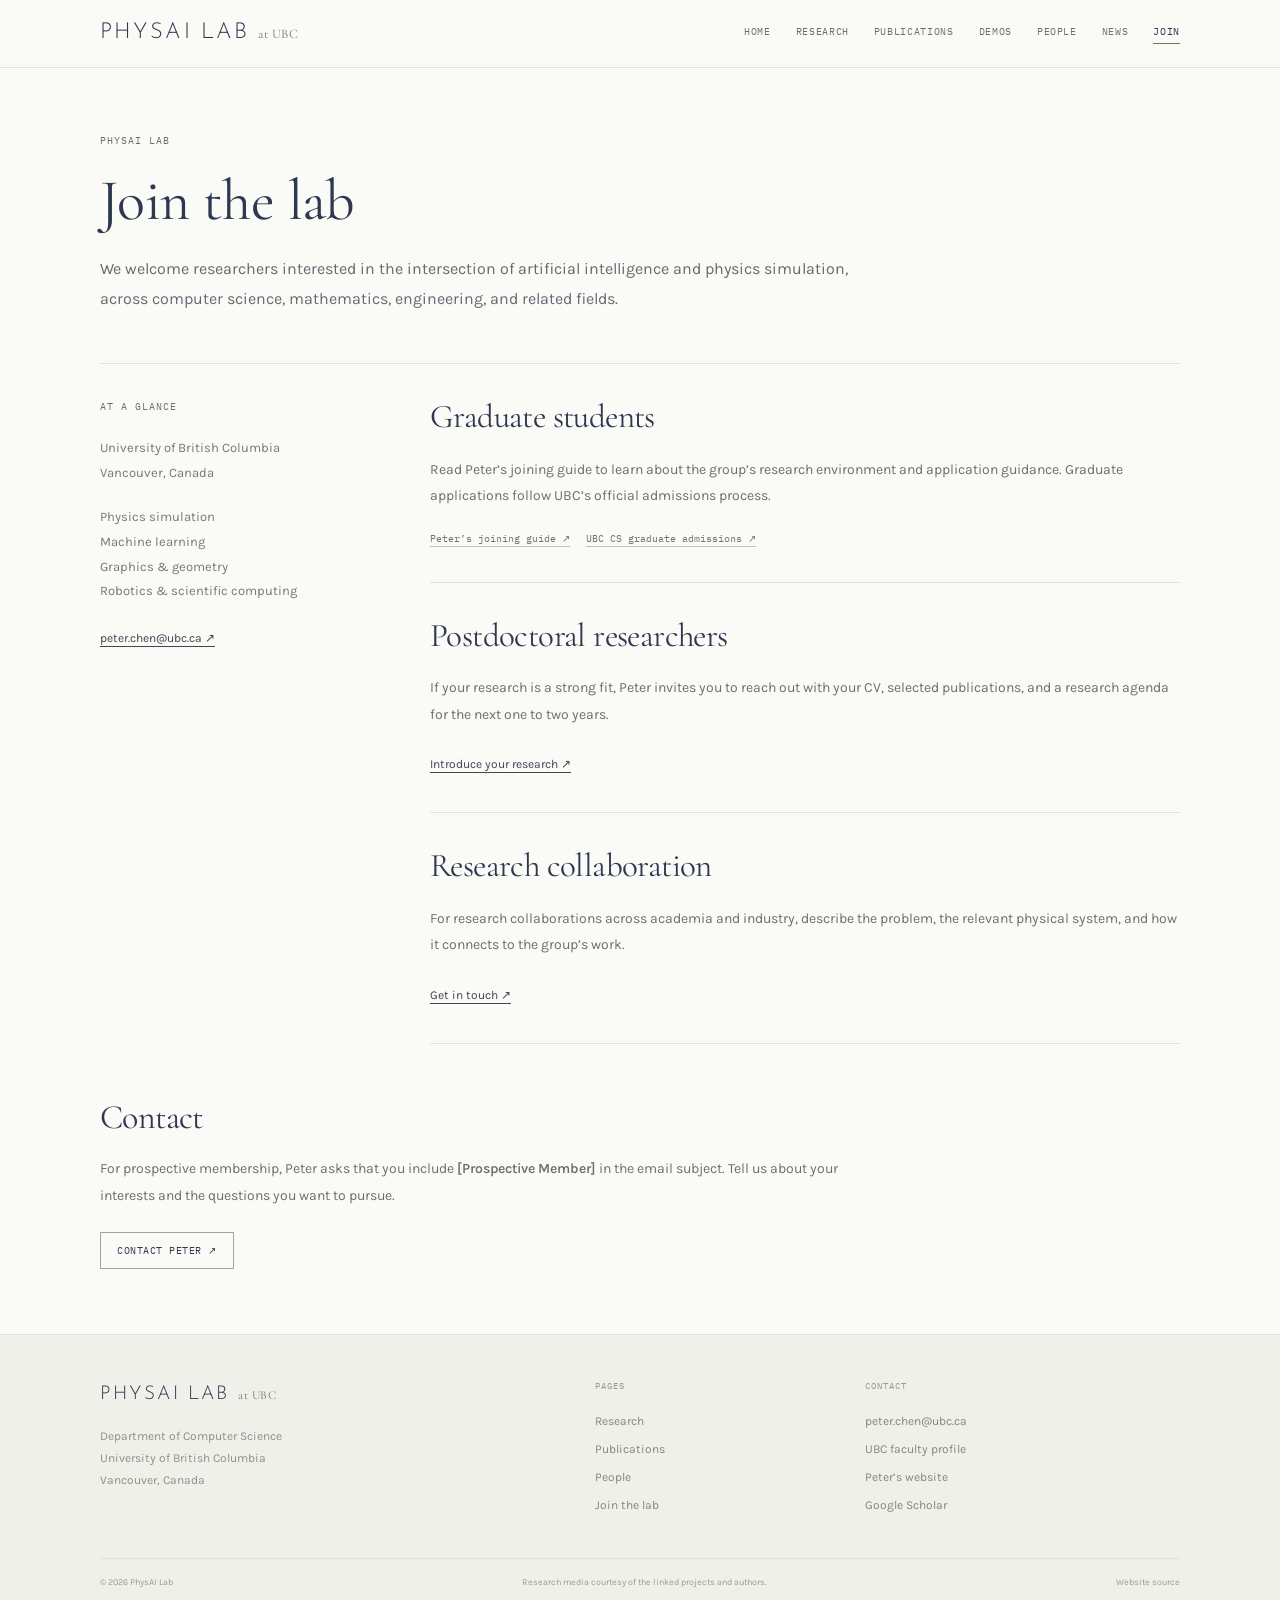
<file: join.html>
<!doctype html><html lang="en"><head><meta charset="utf-8"><meta name="viewport" content="width=device-width,initial-scale=1"><title>Join | PhysAI Lab · UBC</title><meta name="description" content="Graduate research, postdoctoral opportunities, and collaboration with PhysAI Lab at UBC."><meta name="theme-color" content="#fafaf7"><meta property="og:title" content="Join | PhysAI Lab · UBC"><meta property="og:description" content="Graduate research, postdoctoral opportunities, and collaboration with PhysAI Lab at UBC."><meta property="og:type" content="website"><link rel="icon" href="assets/favicon.svg" type="image/svg+xml"><link rel="stylesheet" href="assets/fonts.css?v=team-4"><link rel="stylesheet" href="assets/site.css?v=team-4"><script src="assets/site.js?v=team-4" defer></script></head><body data-page="join"><a class="skip" href="#main">Skip to content</a><header class="site-header"><div class="container header-inner"><a class="brand" href="index.html" aria-label="PhysAI Lab home"><span class="brand-name">PhysAI Lab</span><span class="brand-at">at UBC</span></a><button class="menu-toggle" aria-expanded="false" aria-controls="site-nav">Menu <span aria-hidden="true">＋</span></button><nav id="site-nav" aria-label="Main navigation"><a href="index.html">Home</a><a href="research.html">Research</a><a href="publications.html">Publications</a><a href="demos.html">Demos</a><a href="people.html">People</a><a href="news.html">News</a><a href="join.html" aria-current="page">Join</a></nav></div></header><main id="main"><div class="container page-intro"><p class="eyebrow">PhysAI Lab</p><h1>Join the lab</h1><p class="lede">We welcome researchers interested in the intersection of artificial intelligence and physics simulation, across computer science, mathematics, engineering, and related fields.</p></div><div class="container join-layout"><aside><p class="eyebrow">At a glance</p><p>University of British Columbia<br>Vancouver, Canada</p><p>Physics simulation<br>Machine learning<br>Graphics & geometry<br>Robotics & scientific computing</p><a href="mailto:peter.chen@ubc.ca">peter.chen@ubc.ca ↗</a></aside><div><section><p class="eyebrow">Graduate research</p><h2>Graduate students</h2><p>Read Peter’s joining guide to learn about the group’s research environment and application guidance. Graduate applications follow UBC’s official admissions process.</p><div class="resource-links"><a href="https://peterchencyc.com/joining">Peter’s joining guide ↗</a><a href="https://www.cs.ubc.ca/students/grad/prospective">UBC CS graduate admissions ↗</a></div></section><section><p class="eyebrow">Postdoctoral research</p><h2>Postdoctoral researchers</h2><p>If your research is a strong fit, Peter invites you to reach out with your CV, selected publications, and a research agenda for the next one to two years.</p><a href="mailto:peter.chen@ubc.ca?subject=%5BProspective%20Member%5D%20Postdoctoral%20research">Introduce your research ↗</a></section><section><p class="eyebrow">Collaboration</p><h2>Research collaboration</h2><p>For research collaborations across academia and industry, describe the problem, the relevant physical system, and how it connects to the group’s work.</p><a href="mailto:peter.chen@ubc.ca?subject=PhysAI%20research%20collaboration">Get in touch ↗</a></section></div></div><div class="container join-callout"><h2>Contact</h2><p>For prospective membership, Peter asks that you include <strong>[Prospective Member]</strong> in the email subject. Tell us about your interests and the questions you want to pursue.</p><a class="button primary" href="mailto:peter.chen@ubc.ca?subject=%5BProspective%20Member%5D%20PhysAI">Contact Peter ↗</a></div></main><footer class="site-footer"><div class="container footer-grid"><div><a class="brand" href="index.html"><span class="brand-name">PhysAI Lab</span><span class="brand-at">at UBC</span></a><p>Department of Computer Science<br>University of British Columbia<br>Vancouver, Canada</p></div><div><h2>Pages</h2><a href="research.html">Research</a><a href="publications.html">Publications</a><a href="people.html">People</a><a href="join.html">Join the lab</a></div><div><h2>Contact</h2><a href="mailto:peter.chen@ubc.ca">peter.chen@ubc.ca</a><a href="https://www.cs.ubc.ca/people/peter-yichen-chen">UBC faculty profile</a><a href="https://peterchencyc.com/">Peter’s website</a><a href="https://scholar.google.com/citations?user=9TX3RmEAAAAJ">Google Scholar</a></div></div><div class="container footer-bottom"><span>© 2026 PhysAI Lab</span><span>Research media courtesy of the linked projects and authors.</span><a href="https://github.com/chensiyuan030105/physai-demo">Website source</a></div></footer><dialog id="media-dialog" aria-labelledby="media-title"><div class="dialog-head"><p id="media-title"></p><button id="close-dialog" aria-label="Close preview">Close ×</button></div><div id="media-content"></div><div class="dialog-bottom"><span>Research demo · media from the project authors</span><a id="media-project">Open source project ↗</a></div></dialog></body></html>
</file>
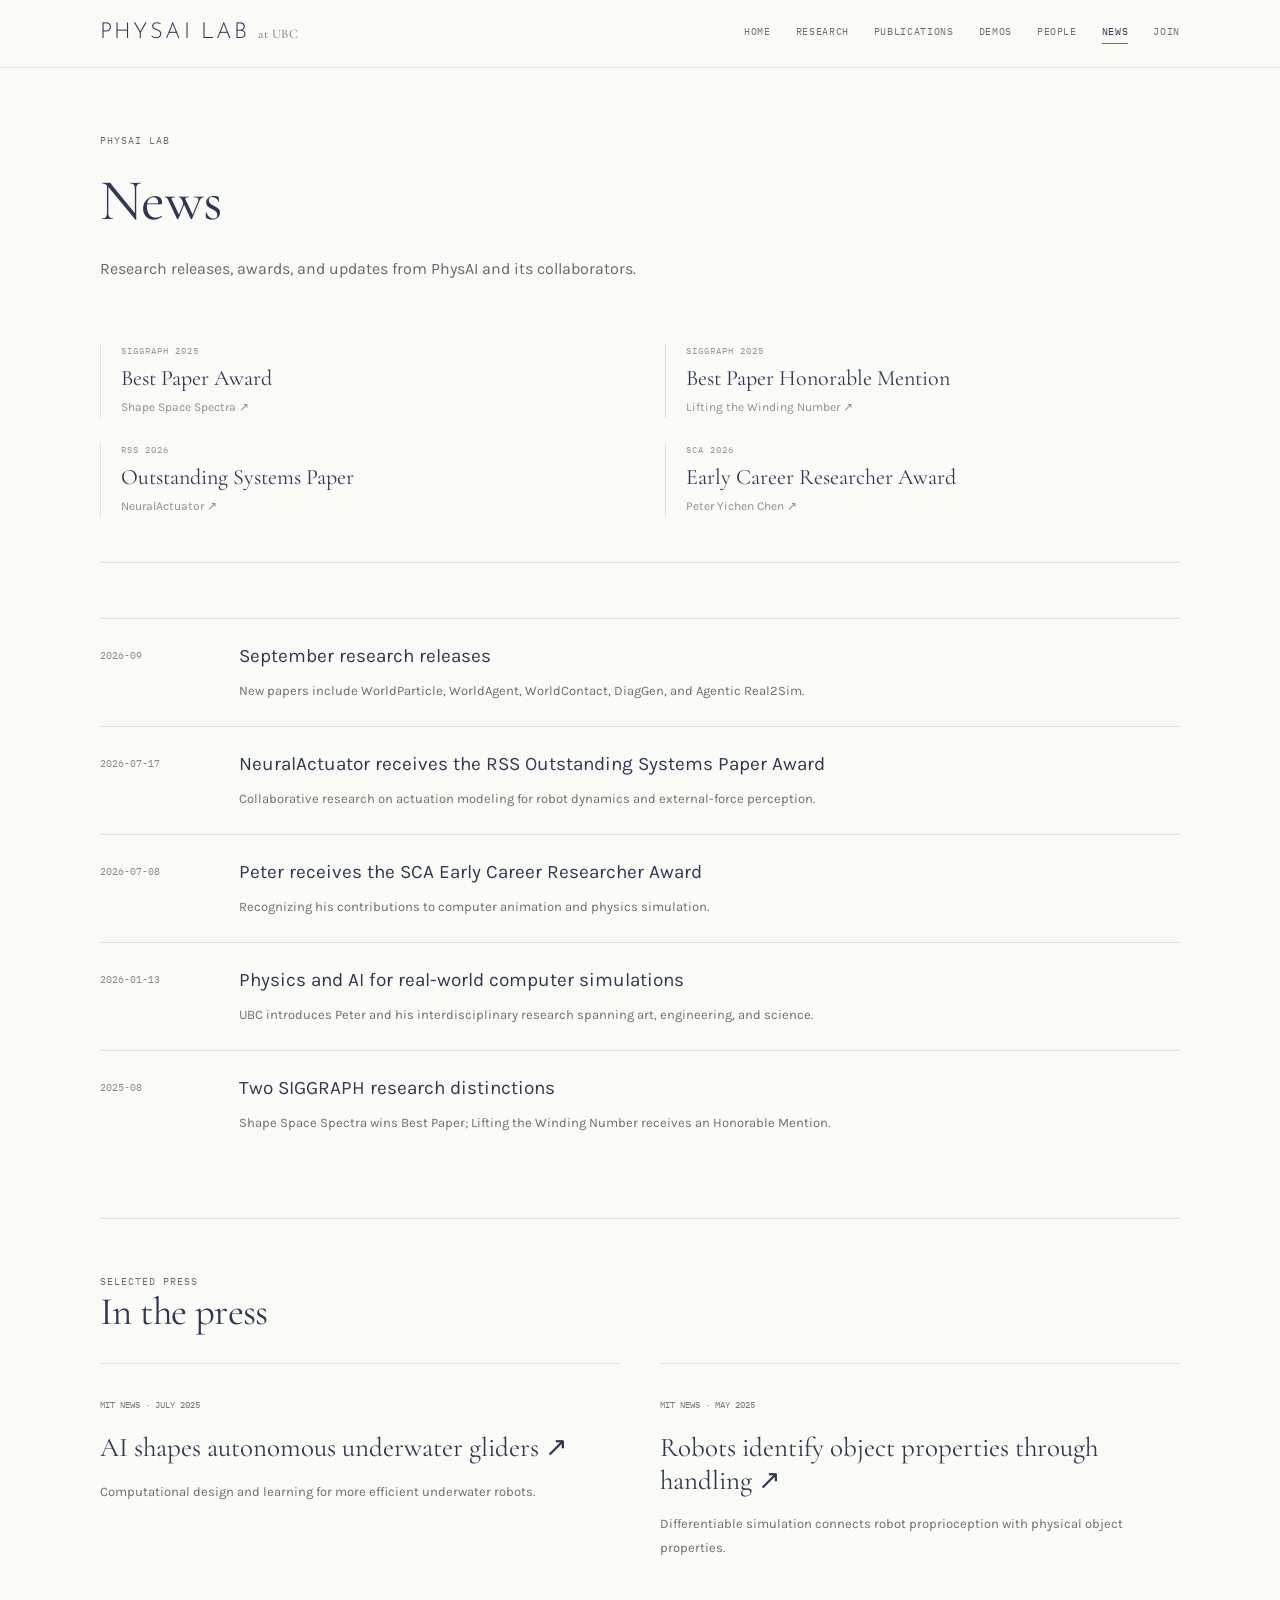
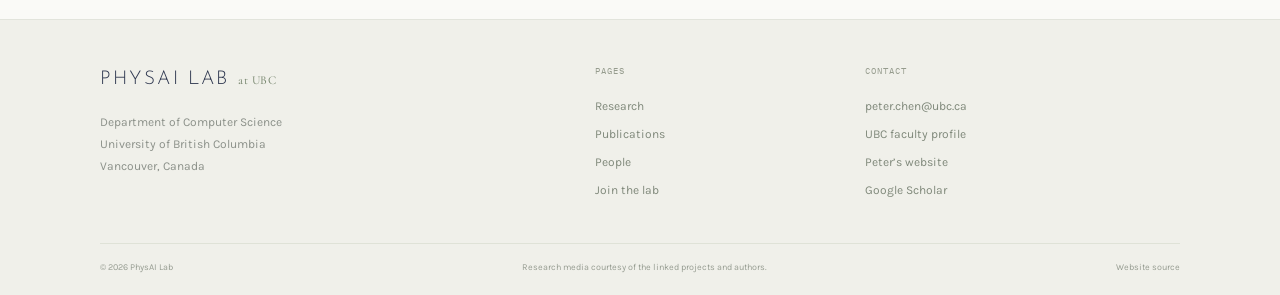
<file: news.html>
<!doctype html><html lang="en"><head><meta charset="utf-8"><meta name="viewport" content="width=device-width,initial-scale=1"><title>News | PhysAI Lab · UBC</title><meta name="description" content="Research news and recognition for Peter Yichen Chen and collaborators, including SIGGRAPH, RSS, and SCA awards."><meta name="theme-color" content="#fafaf7"><meta property="og:title" content="News | PhysAI Lab · UBC"><meta property="og:description" content="Research news and recognition for Peter Yichen Chen and collaborators, including SIGGRAPH, RSS, and SCA awards."><meta property="og:type" content="website"><link rel="icon" href="assets/favicon.svg" type="image/svg+xml"><link rel="stylesheet" href="assets/fonts.css?v=team-4"><link rel="stylesheet" href="assets/site.css?v=team-4"><script src="assets/site.js?v=team-4" defer></script></head><body data-page="news"><a class="skip" href="#main">Skip to content</a><header class="site-header"><div class="container header-inner"><a class="brand" href="index.html" aria-label="PhysAI Lab home"><span class="brand-name">PhysAI Lab</span><span class="brand-at">at UBC</span></a><button class="menu-toggle" aria-expanded="false" aria-controls="site-nav">Menu <span aria-hidden="true">＋</span></button><nav id="site-nav" aria-label="Main navigation"><a href="index.html">Home</a><a href="research.html">Research</a><a href="publications.html">Publications</a><a href="demos.html">Demos</a><a href="people.html">People</a><a href="news.html" aria-current="page">News</a><a href="join.html">Join</a></nav></div></header><main id="main"><div class="container page-intro"><p class="eyebrow">PhysAI Lab</p><h1>News</h1><p class="lede">Research releases, awards, and updates from PhysAI and its collaborators.</p></div><div class="container"><div class="award-grid"><a href="https://www.dgp.toronto.edu/projects/sss/" class="award"><span class="eyebrow">SIGGRAPH 2025</span><strong>Best Paper Award</strong><small>Shape Space Spectra ↗</small></a><a href="https://www.dgp.toronto.edu/projects/windlifter/" class="award"><span class="eyebrow">SIGGRAPH 2025</span><strong>Best Paper Honorable Mention</strong><small>Lifting the Winding Number ↗</small></a><a href="https://frank-zy-dou.github.io/projects/NeuralActuator/" class="award"><span class="eyebrow">RSS 2026</span><strong>Outstanding Systems Paper</strong><small>NeuralActuator ↗</small></a><a href="https://www.cs.ubc.ca/news/2026/07/dr-chen-ecr-sca" class="award"><span class="eyebrow">SCA 2026</span><strong>Early Career Researcher Award</strong><small>Peter Yichen Chen ↗</small></a></div></div><section class="container section"><article class="news-row"><time datetime="2026-09">2026-09</time><div><span class="eyebrow">Publications</span><h3><a href="publications.html?year=2026">September research releases</a></h3><p>New papers include WorldParticle, WorldAgent, WorldContact, DiagGen, and Agentic Real2Sim.</p></div></article><article class="news-row"><time datetime="2026-07-17">2026-07-17</time><div><span class="eyebrow">Award</span><h3><a href="https://cdfg.mit.edu/news/#neuralactuator-wins-outstanding-systems-paper-in-memory-of-seth">NeuralActuator receives the RSS Outstanding Systems Paper Award</a></h3><p>Collaborative research on actuation modeling for robot dynamics and external-force perception.</p></div></article><article class="news-row"><time datetime="2026-07-08">2026-07-08</time><div><span class="eyebrow">Recognition</span><h3><a href="https://www.cs.ubc.ca/news/2026/07/dr-chen-ecr-sca">Peter receives the SCA Early Career Researcher Award</a></h3><p>Recognizing his contributions to computer animation and physics simulation.</p></div></article><article class="news-row"><time datetime="2026-01-13">2026-01-13</time><div><span class="eyebrow">UBC profile</span><h3><a href="https://www.cs.ubc.ca/news/2026/01/new-faculty-dr-peter-yichen-chen">Physics and AI for real-world computer simulations</a></h3><p>UBC introduces Peter and his interdisciplinary research spanning art, engineering, and science.</p></div></article><article class="news-row"><time datetime="2025-08">2025-08</time><div><span class="eyebrow">Awards</span><h3><a href="https://www.cs.ubc.ca/news/2025/08/ubc-computer-science-researchers-win-multiple-best-paper-awards-siggraph-conference-and-symposium">Two SIGGRAPH research distinctions</a></h3><p>Shape Space Spectra wins Best Paper; Lifting the Winding Number receives an Honorable Mention.</p></div></article></section><section class="container section"><p class="eyebrow">Selected press</p><h2>In the press</h2><div class="press-grid"><article><span>MIT NEWS · JULY 2025</span><h3><a href="https://news.mit.edu/2025/ai-shapes-autonomous-underwater-gliders-0709">AI shapes autonomous underwater gliders ↗</a></h3><p>Computational design and learning for more efficient underwater robots.</p></article><article><span>MIT NEWS · MAY 2025</span><h3><a href="https://news.mit.edu/2025/system-lets-robots-identify-objects-properties-through-handling-0508">Robots identify object properties through handling ↗</a></h3><p>Differentiable simulation connects robot proprioception with physical object properties.</p></article></div></section></main><footer class="site-footer"><div class="container footer-grid"><div><a class="brand" href="index.html"><span class="brand-name">PhysAI Lab</span><span class="brand-at">at UBC</span></a><p>Department of Computer Science<br>University of British Columbia<br>Vancouver, Canada</p></div><div><h2>Pages</h2><a href="research.html">Research</a><a href="publications.html">Publications</a><a href="people.html">People</a><a href="join.html">Join the lab</a></div><div><h2>Contact</h2><a href="mailto:peter.chen@ubc.ca">peter.chen@ubc.ca</a><a href="https://www.cs.ubc.ca/people/peter-yichen-chen">UBC faculty profile</a><a href="https://peterchencyc.com/">Peter’s website</a><a href="https://scholar.google.com/citations?user=9TX3RmEAAAAJ">Google Scholar</a></div></div><div class="container footer-bottom"><span>© 2026 PhysAI Lab</span><span>Research media courtesy of the linked projects and authors.</span><a href="https://github.com/chensiyuan030105/physai-demo">Website source</a></div></footer><dialog id="media-dialog" aria-labelledby="media-title"><div class="dialog-head"><p id="media-title"></p><button id="close-dialog" aria-label="Close preview">Close ×</button></div><div id="media-content"></div><div class="dialog-bottom"><span>Research demo · media from the project authors</span><a id="media-project">Open source project ↗</a></div></dialog></body></html>
</file>
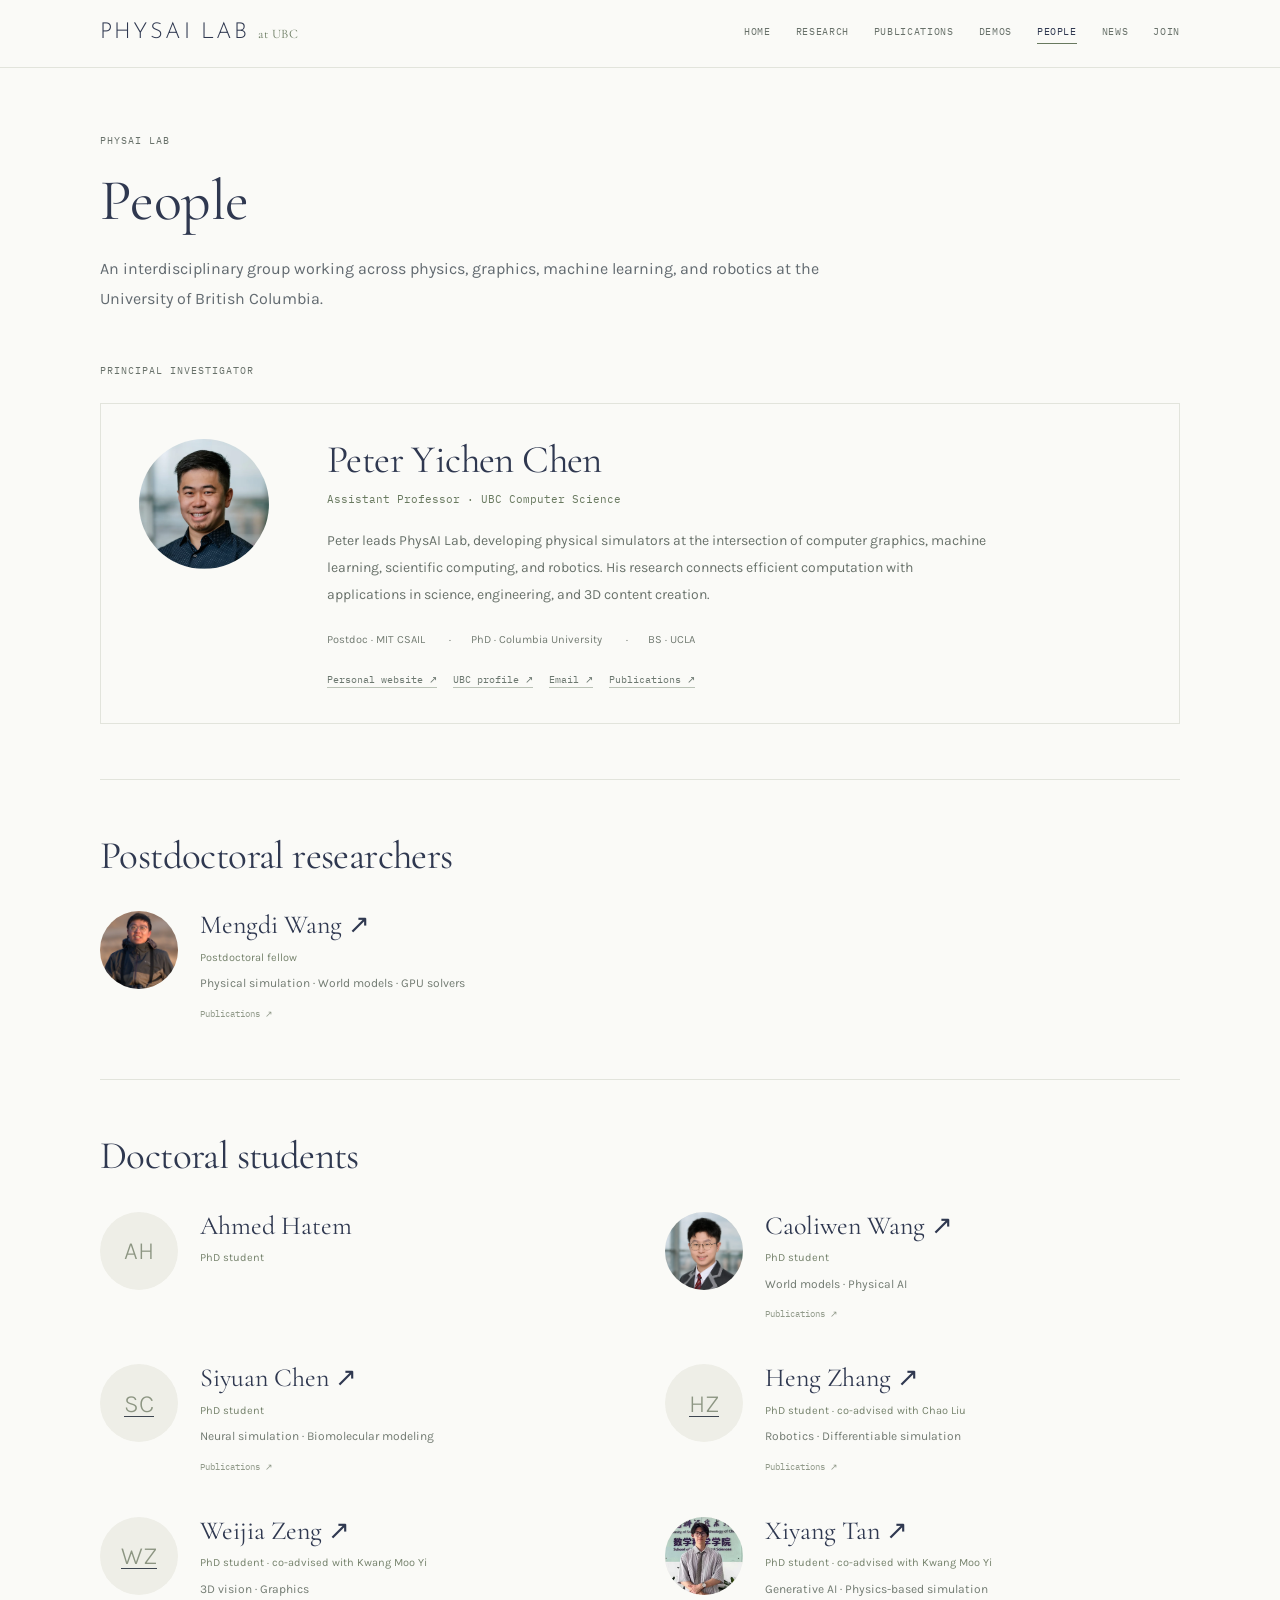
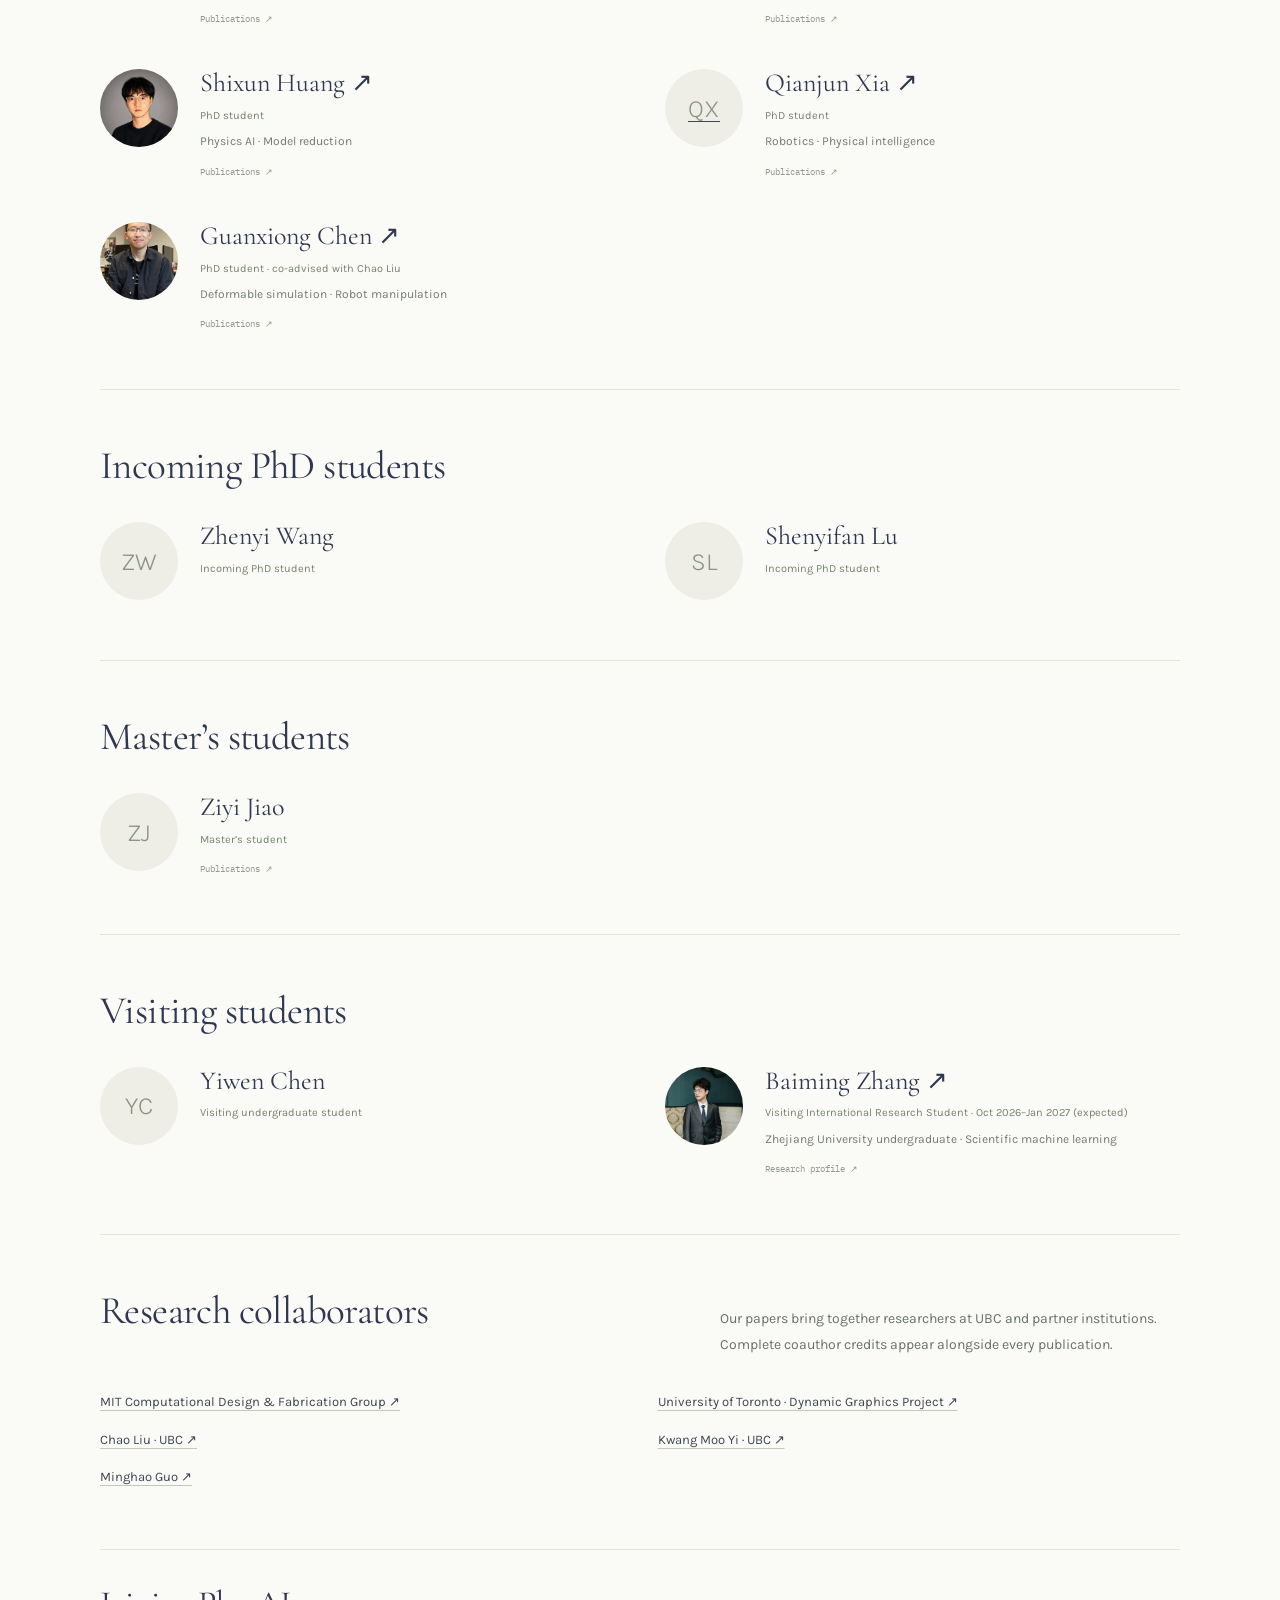
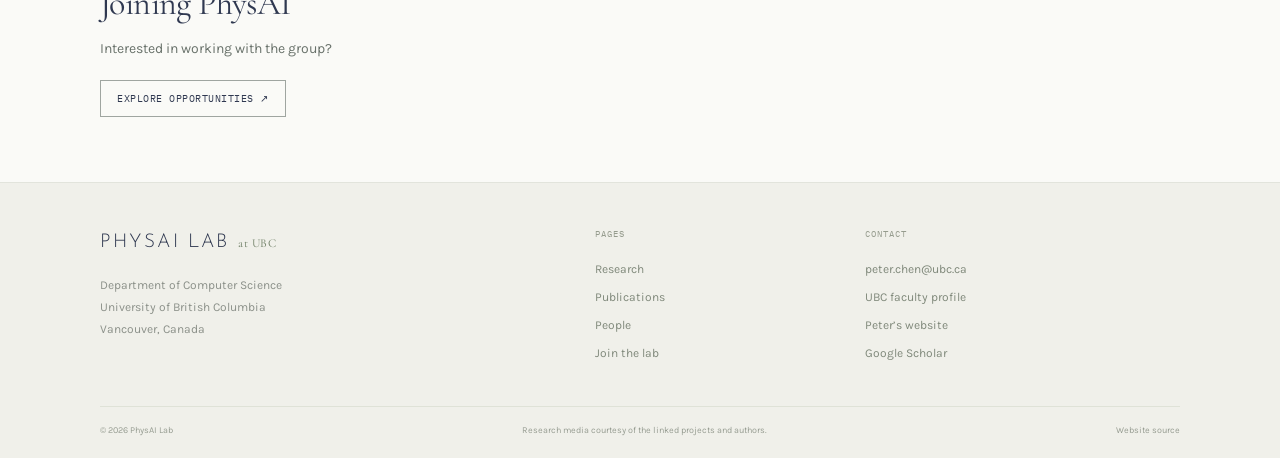
<file: people.html>
<!doctype html><html lang="en"><head><meta charset="utf-8"><meta name="viewport" content="width=device-width,initial-scale=1"><title>People | PhysAI Lab · UBC</title><meta name="description" content="Meet Peter Yichen Chen, postdoctoral researchers, doctoral students, incoming PhD students, master’s students, and visiting students at UBC PhysAI Lab."><meta name="theme-color" content="#fafaf7"><meta property="og:title" content="People | PhysAI Lab · UBC"><meta property="og:description" content="Meet Peter Yichen Chen, postdoctoral researchers, doctoral students, incoming PhD students, master’s students, and visiting students at UBC PhysAI Lab."><meta property="og:type" content="website"><link rel="icon" href="assets/favicon.svg" type="image/svg+xml"><link rel="stylesheet" href="assets/fonts.css?v=team-4"><link rel="stylesheet" href="assets/site.css?v=team-4"><script src="assets/site.js?v=team-4" defer></script></head><body data-page="people"><a class="skip" href="#main">Skip to content</a><header class="site-header"><div class="container header-inner"><a class="brand" href="index.html" aria-label="PhysAI Lab home"><span class="brand-name">PhysAI Lab</span><span class="brand-at">at UBC</span></a><button class="menu-toggle" aria-expanded="false" aria-controls="site-nav">Menu <span aria-hidden="true">＋</span></button><nav id="site-nav" aria-label="Main navigation"><a href="index.html">Home</a><a href="research.html">Research</a><a href="publications.html">Publications</a><a href="demos.html">Demos</a><a href="people.html" aria-current="page">People</a><a href="news.html">News</a><a href="join.html">Join</a></nav></div></header><main id="main"><div class="container page-intro"><p class="eyebrow">PhysAI Lab</p><h1>People</h1><p class="lede">An interdisciplinary group working across physics, graphics, machine learning, and robotics at the University of British Columbia.</p></div><section class="container pi-section" id="peter"><p class="eyebrow">Principal investigator</p><div class="pi-profile"><img src="assets/images/bc958f516a07ae09.webp" alt="Peter Yichen Chen"><div><h2>Peter Yichen Chen</h2><p class="pi-title">Assistant Professor · UBC Computer Science</p><p>Peter leads PhysAI Lab, developing physical simulators at the intersection of computer graphics, machine learning, scientific computing, and robotics. His research connects efficient computation with applications in science, engineering, and 3D content creation.</p><div class="education"><span>Postdoc · MIT CSAIL</span><span>PhD · Columbia University</span><span>BS · UCLA</span></div><div class="resource-links"><a href="https://peterchencyc.com/">Personal website ↗</a><a href="https://www.cs.ubc.ca/people/peter-yichen-chen">UBC profile ↗</a><a href="mailto:peter.chen@ubc.ca">Email ↗</a><a href="publications.html?author=Peter%20Yichen%20Chen">Publications ↗</a></div></div></div></section><section class="container section" id="postdocs"><div class="section-head"><div><p class="eyebrow">Postdoctoral research</p><h2>Postdoctoral researchers</h2></div></div><div class="people-grid"><article class="person"><a href="https://wang-mengdi.github.io/" class="portrait"><img src="assets/images/ec11b6104780663f.webp" alt="Mengdi Wang" loading="lazy"></a><h3><a href="https://wang-mengdi.github.io/">Mengdi Wang ↗</a></h3><p class="person-role">Postdoctoral fellow</p><p>Physical simulation · World models · GPU solvers</p><a href="publications.html?author=Mengdi%20Wang" class="person-work">Publications ↗</a></article></div></section><section class="container section"><div class="section-head"><div><p class="eyebrow">Doctoral researchers</p><h2>Doctoral students</h2></div></div><div class="people-grid"><article class="person"><div class="portrait"><div class="initials" aria-hidden="true">AH</div></div><h3>Ahmed Hatem</h3><p class="person-role">PhD student</p></article><article class="person"><a href="https://wclw1021.github.io/" class="portrait"><img src="assets/images/5c8bd48205cdc7c3.webp" alt="Caoliwen Wang" loading="lazy"></a><h3><a href="https://wclw1021.github.io/">Caoliwen Wang ↗</a></h3><p class="person-role">PhD student</p><p>World models · Physical AI</p><a href="publications.html?author=Caoliwen%20Wang" class="person-work">Publications ↗</a></article><article class="person"><a href="https://chensiyuan030105.github.io/" class="portrait"><div class="initials" aria-hidden="true">SC</div></a><h3><a href="https://chensiyuan030105.github.io/">Siyuan Chen ↗</a></h3><p class="person-role">PhD student</p><p>Neural simulation · Biomolecular modeling</p><a href="publications.html?author=Siyuan%20Chen" class="person-work">Publications ↗</a></article><article class="person"><a href="https://peterchencyc.com/joining" class="portrait"><div class="initials" aria-hidden="true">HZ</div></a><h3><a href="https://peterchencyc.com/joining">Heng Zhang ↗</a></h3><p class="person-role">PhD student · co-advised with Chao Liu</p><p>Robotics · Differentiable simulation</p><a href="publications.html?author=Heng%20Zhang" class="person-work">Publications ↗</a></article><article class="person"><a href="https://www.cs.ubc.ca/~kmyi/team/" class="portrait"><div class="initials" aria-hidden="true">WZ</div></a><h3><a href="https://www.cs.ubc.ca/~kmyi/team/">Weijia Zeng ↗</a></h3><p class="person-role">PhD student · co-advised with Kwang Moo Yi</p><p>3D vision · Graphics</p><a href="publications.html?author=Weijia%20Zeng" class="person-work">Publications ↗</a></article><article class="person"><a href="https://supertan0204.github.io/" class="portrait"><img src="assets/images/eda472d0a1c69719.webp" alt="Xiyang Tan" loading="lazy"></a><h3><a href="https://supertan0204.github.io/">Xiyang Tan ↗</a></h3><p class="person-role">PhD student · co-advised with Kwang Moo Yi</p><p>Generative AI · Physics-based simulation</p><a href="publications.html?author=Xiyang%20Tan" class="person-work">Publications ↗</a></article><article class="person"><a href="https://alessange.github.io/" class="portrait"><img src="assets/images/b95144df70922597.webp" alt="Shixun Huang" loading="lazy"></a><h3><a href="https://alessange.github.io/">Shixun Huang ↗</a></h3><p class="person-role">PhD student</p><p>Physics AI · Model reduction</p><a href="publications.html?author=Shixun%20Huang" class="person-work">Publications ↗</a></article><article class="person"><a href="https://qianjun-xia.github.io/" class="portrait"><div class="initials" aria-hidden="true">QX</div></a><h3><a href="https://qianjun-xia.github.io/">Qianjun Xia ↗</a></h3><p class="person-role">PhD student</p><p>Robotics · Physical intelligence</p><a href="publications.html?author=Qianjun%20Xia" class="person-work">Publications ↗</a></article><article class="person"><a href="https://www.cs.ubc.ca/~gxchen/" class="portrait"><img src="assets/images/13661c367f6e80c0.webp" alt="Guanxiong Chen" loading="lazy"></a><h3><a href="https://www.cs.ubc.ca/~gxchen/">Guanxiong Chen ↗</a></h3><p class="person-role">PhD student · co-advised with Chao Liu</p><p>Deformable simulation · Robot manipulation</p><a href="publications.html?author=Guanxiong%20Chen" class="person-work">Publications ↗</a></article></div></section><section class="container section" id="incoming"><div class="section-head"><div><p class="eyebrow">Incoming researchers</p><h2>Incoming PhD students</h2></div></div><div class="people-grid"><article class="person"><div class="portrait"><div class="initials" aria-hidden="true">ZW</div></div><h3>Zhenyi Wang</h3><p class="person-role">Incoming PhD student</p></article><article class="person"><div class="portrait"><div class="initials" aria-hidden="true">SL</div></div><h3>Shenyifan Lu</h3><p class="person-role">Incoming PhD student</p></article></div></section><section class="container section" id="masters"><div class="section-head"><div><p class="eyebrow">Master’s research</p><h2>Master’s students</h2></div></div><div class="people-grid"><article class="person"><div class="portrait"><div class="initials" aria-hidden="true">ZJ</div></div><h3>Ziyi Jiao</h3><p class="person-role">Master’s student</p><a href="publications.html?author=Ziyi%20Jiao" class="person-work">Publications ↗</a></article></div></section><section class="container section" id="visitors"><div class="section-head"><div><p class="eyebrow">Visiting research</p><h2>Visiting students</h2></div></div><div class="people-grid"><article class="person"><div class="portrait"><div class="initials" aria-hidden="true">YC</div></div><h3>Yiwen Chen</h3><p class="person-role">Visiting undergraduate student</p></article><article class="person"><a href="https://baiming-zhang.github.io/" class="portrait"><img src="assets/images/f3971c4b4ba5cca8.webp" alt="Baiming Zhang" loading="lazy"></a><h3><a href="https://baiming-zhang.github.io/">Baiming Zhang ↗</a></h3><p class="person-role">Visiting International Research Student · Oct 2026–Jan 2027 (expected)</p><p>Zhejiang University undergraduate · Scientific machine learning</p><a href="https://baiming-zhang.github.io/" class="person-work">Research profile ↗</a></article></div></section><section class="container section"><div class="section-head"><div><p class="eyebrow">Research community</p><h2>Research collaborators</h2></div><p class="section-desc">Our papers bring together researchers at UBC and partner institutions. Complete coauthor credits appear alongside every publication.</p></div><div class="collaborator-links"><a href="https://cdfg.mit.edu/">MIT Computational Design & Fabrication Group ↗</a><a href="https://www.dgp.toronto.edu/">University of Toronto · Dynamic Graphics Project ↗</a><a href="https://chaoliu.tech/">Chao Liu · UBC ↗</a><a href="https://www.cs.ubc.ca/~kmyi/">Kwang Moo Yi · UBC ↗</a><a href="https://www.minghaoguo.com/">Minghao Guo ↗</a></div></section><section class="container people-join"><h2>Joining PhysAI</h2><p>Interested in working with the group?</p><a class="button primary" href="join.html">Explore opportunities ↗</a></section></main><footer class="site-footer"><div class="container footer-grid"><div><a class="brand" href="index.html"><span class="brand-name">PhysAI Lab</span><span class="brand-at">at UBC</span></a><p>Department of Computer Science<br>University of British Columbia<br>Vancouver, Canada</p></div><div><h2>Pages</h2><a href="research.html">Research</a><a href="publications.html">Publications</a><a href="people.html">People</a><a href="join.html">Join the lab</a></div><div><h2>Contact</h2><a href="mailto:peter.chen@ubc.ca">peter.chen@ubc.ca</a><a href="https://www.cs.ubc.ca/people/peter-yichen-chen">UBC faculty profile</a><a href="https://peterchencyc.com/">Peter’s website</a><a href="https://scholar.google.com/citations?user=9TX3RmEAAAAJ">Google Scholar</a></div></div><div class="container footer-bottom"><span>© 2026 PhysAI Lab</span><span>Research media courtesy of the linked projects and authors.</span><a href="https://github.com/chensiyuan030105/physai-demo">Website source</a></div></footer><dialog id="media-dialog" aria-labelledby="media-title"><div class="dialog-head"><p id="media-title"></p><button id="close-dialog" aria-label="Close preview">Close ×</button></div><div id="media-content"></div><div class="dialog-bottom"><span>Research demo · media from the project authors</span><a id="media-project">Open source project ↗</a></div></dialog></body></html>
</file>
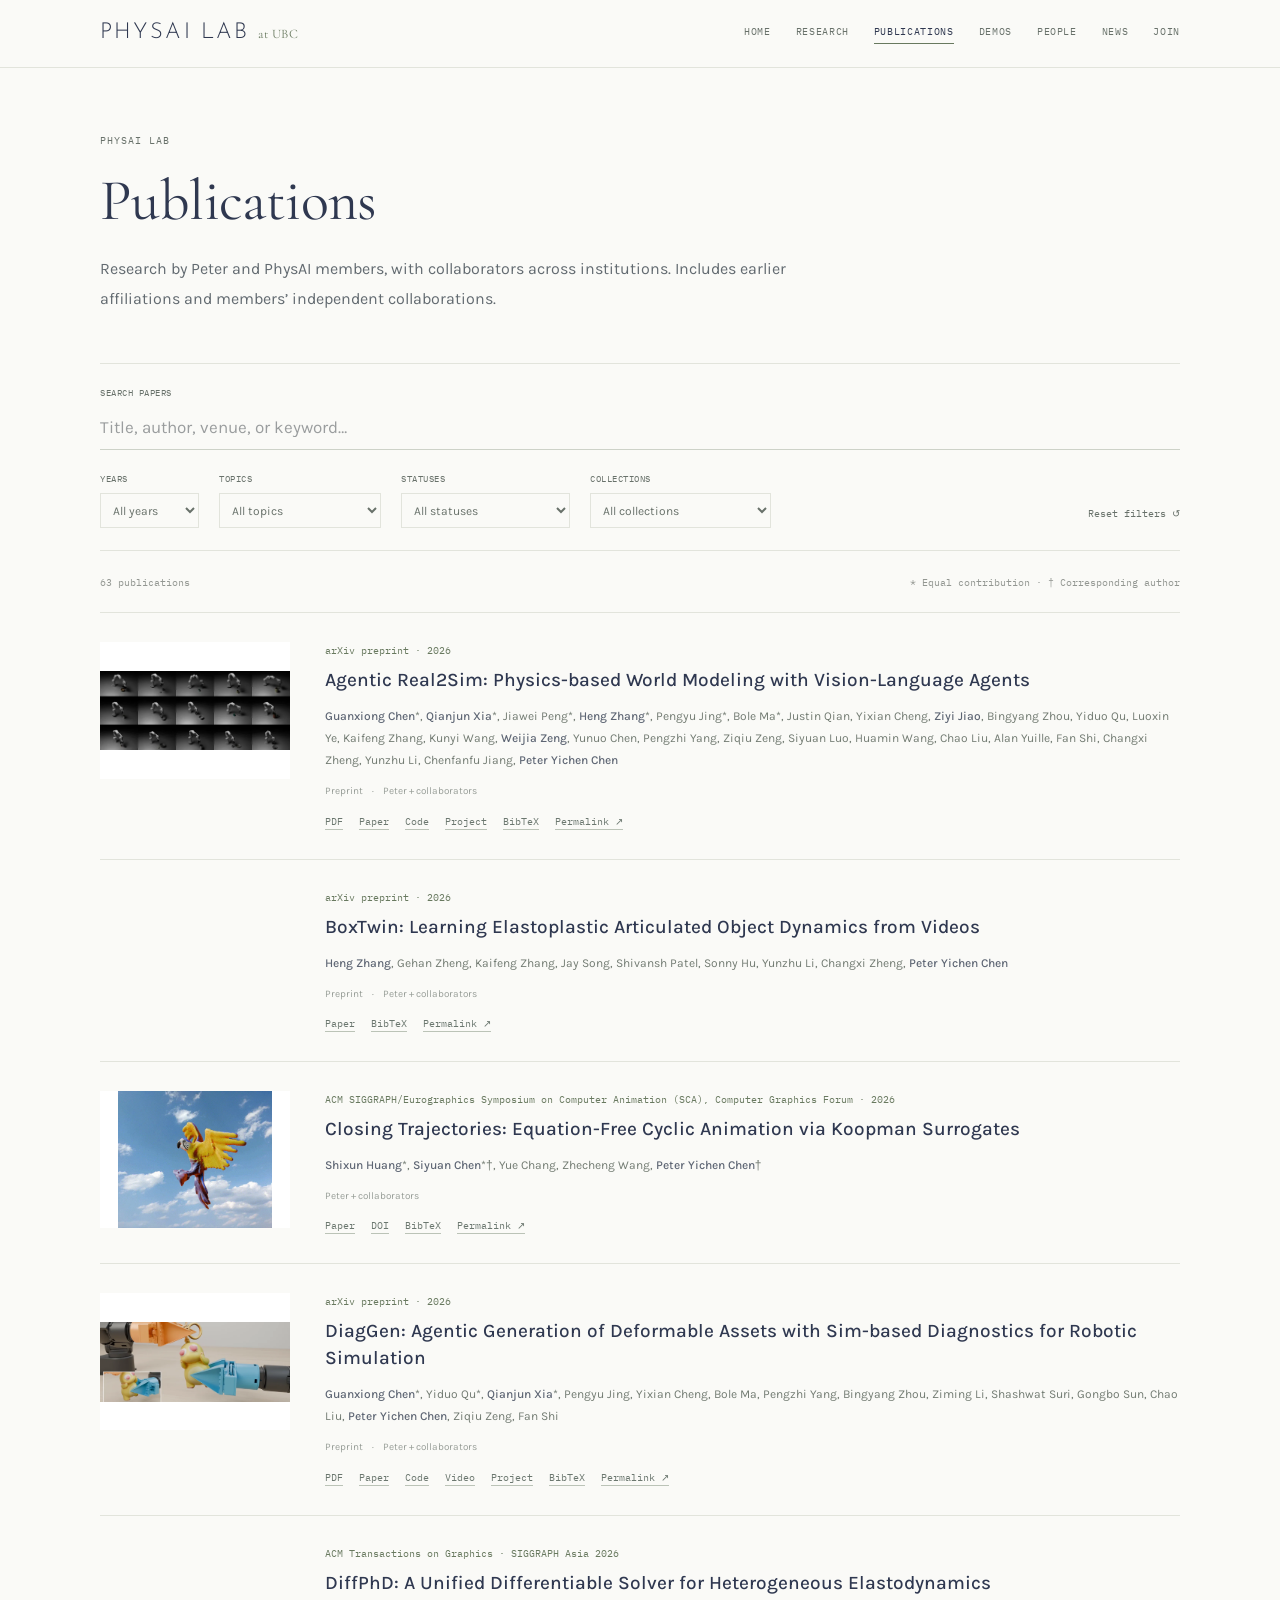
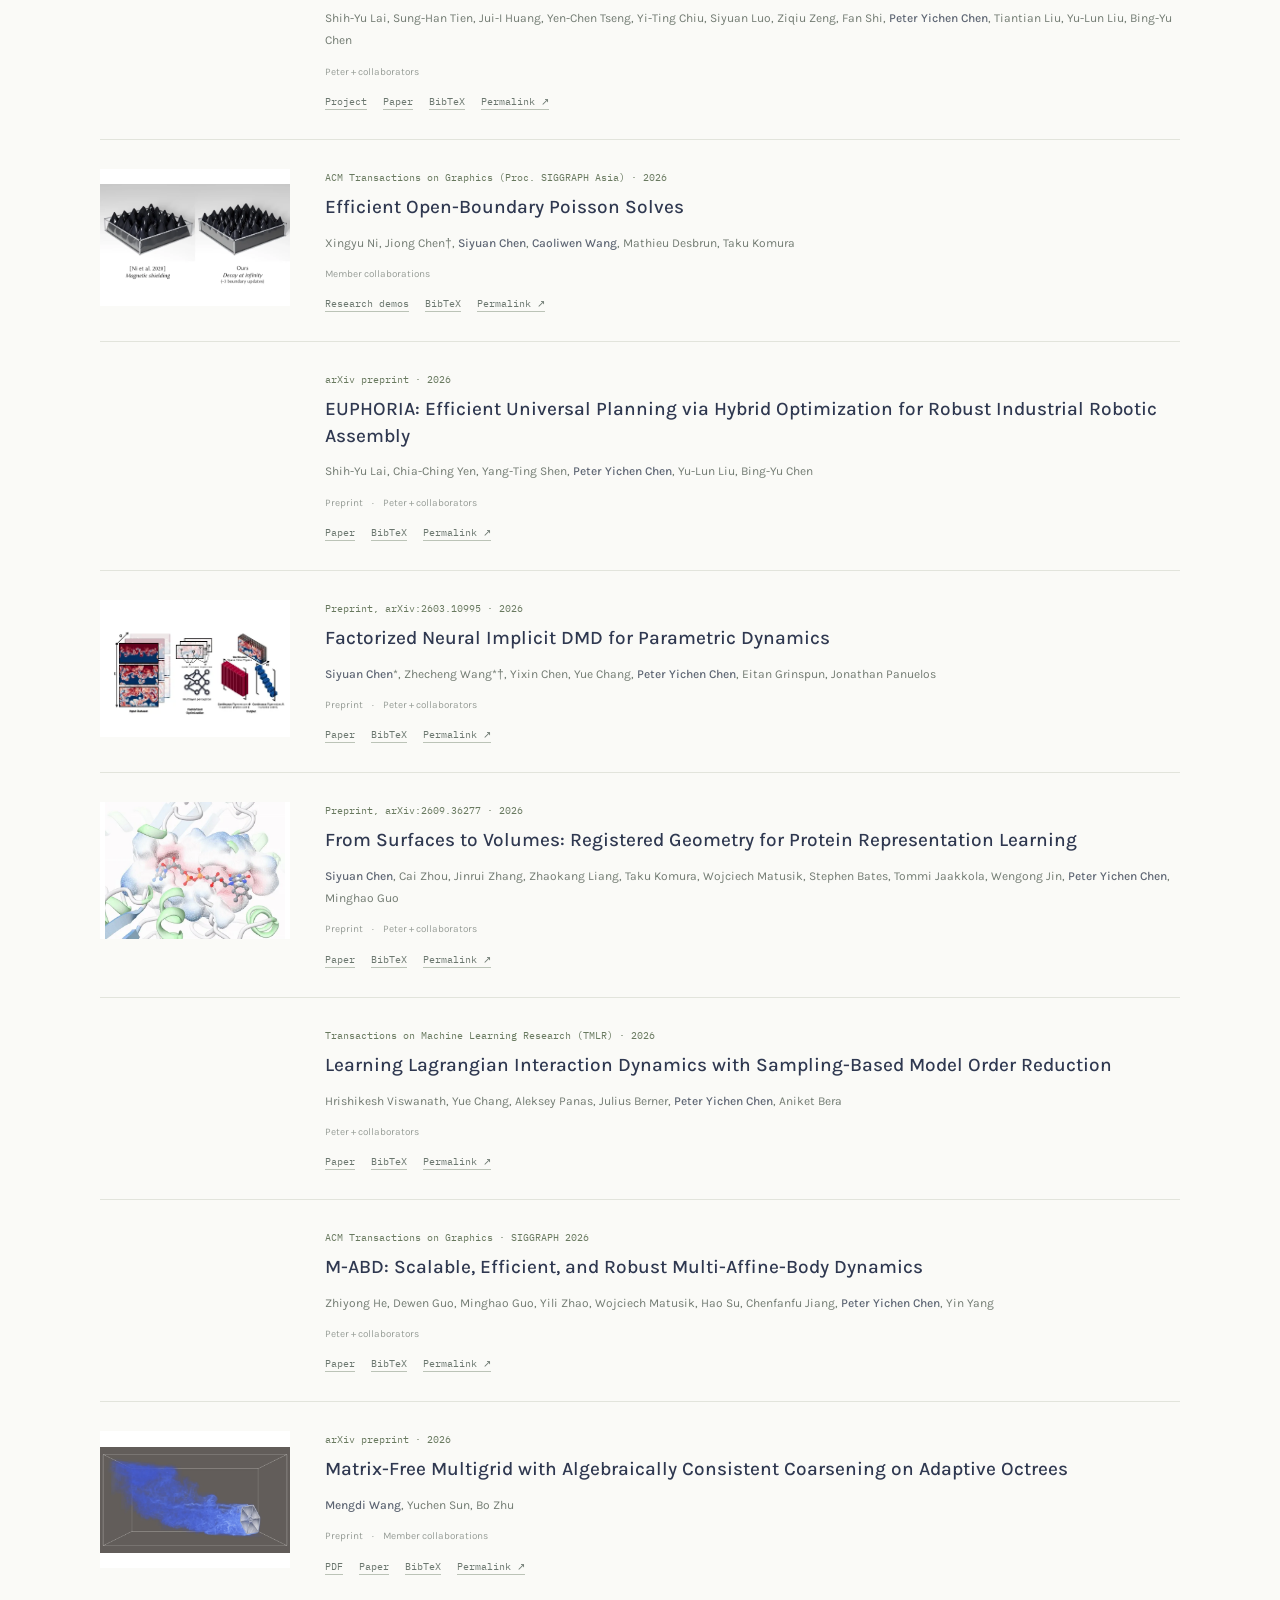
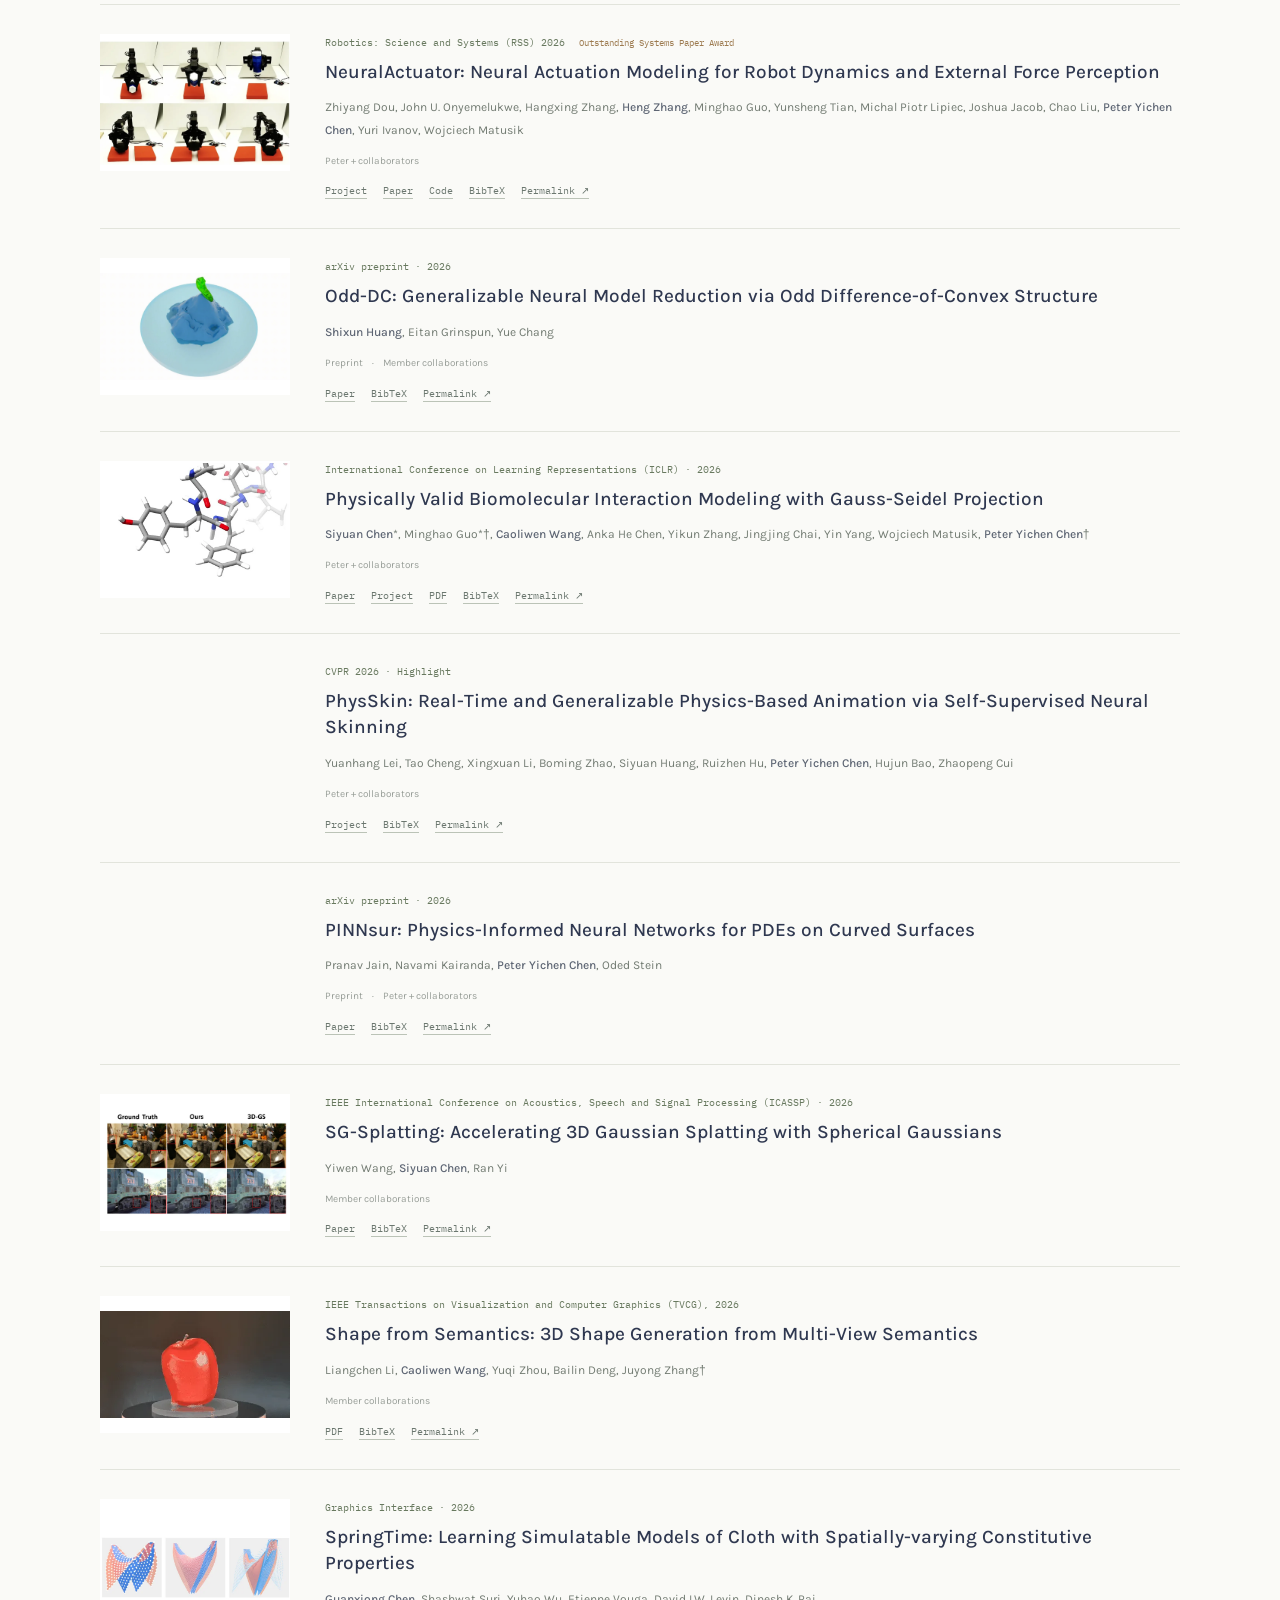
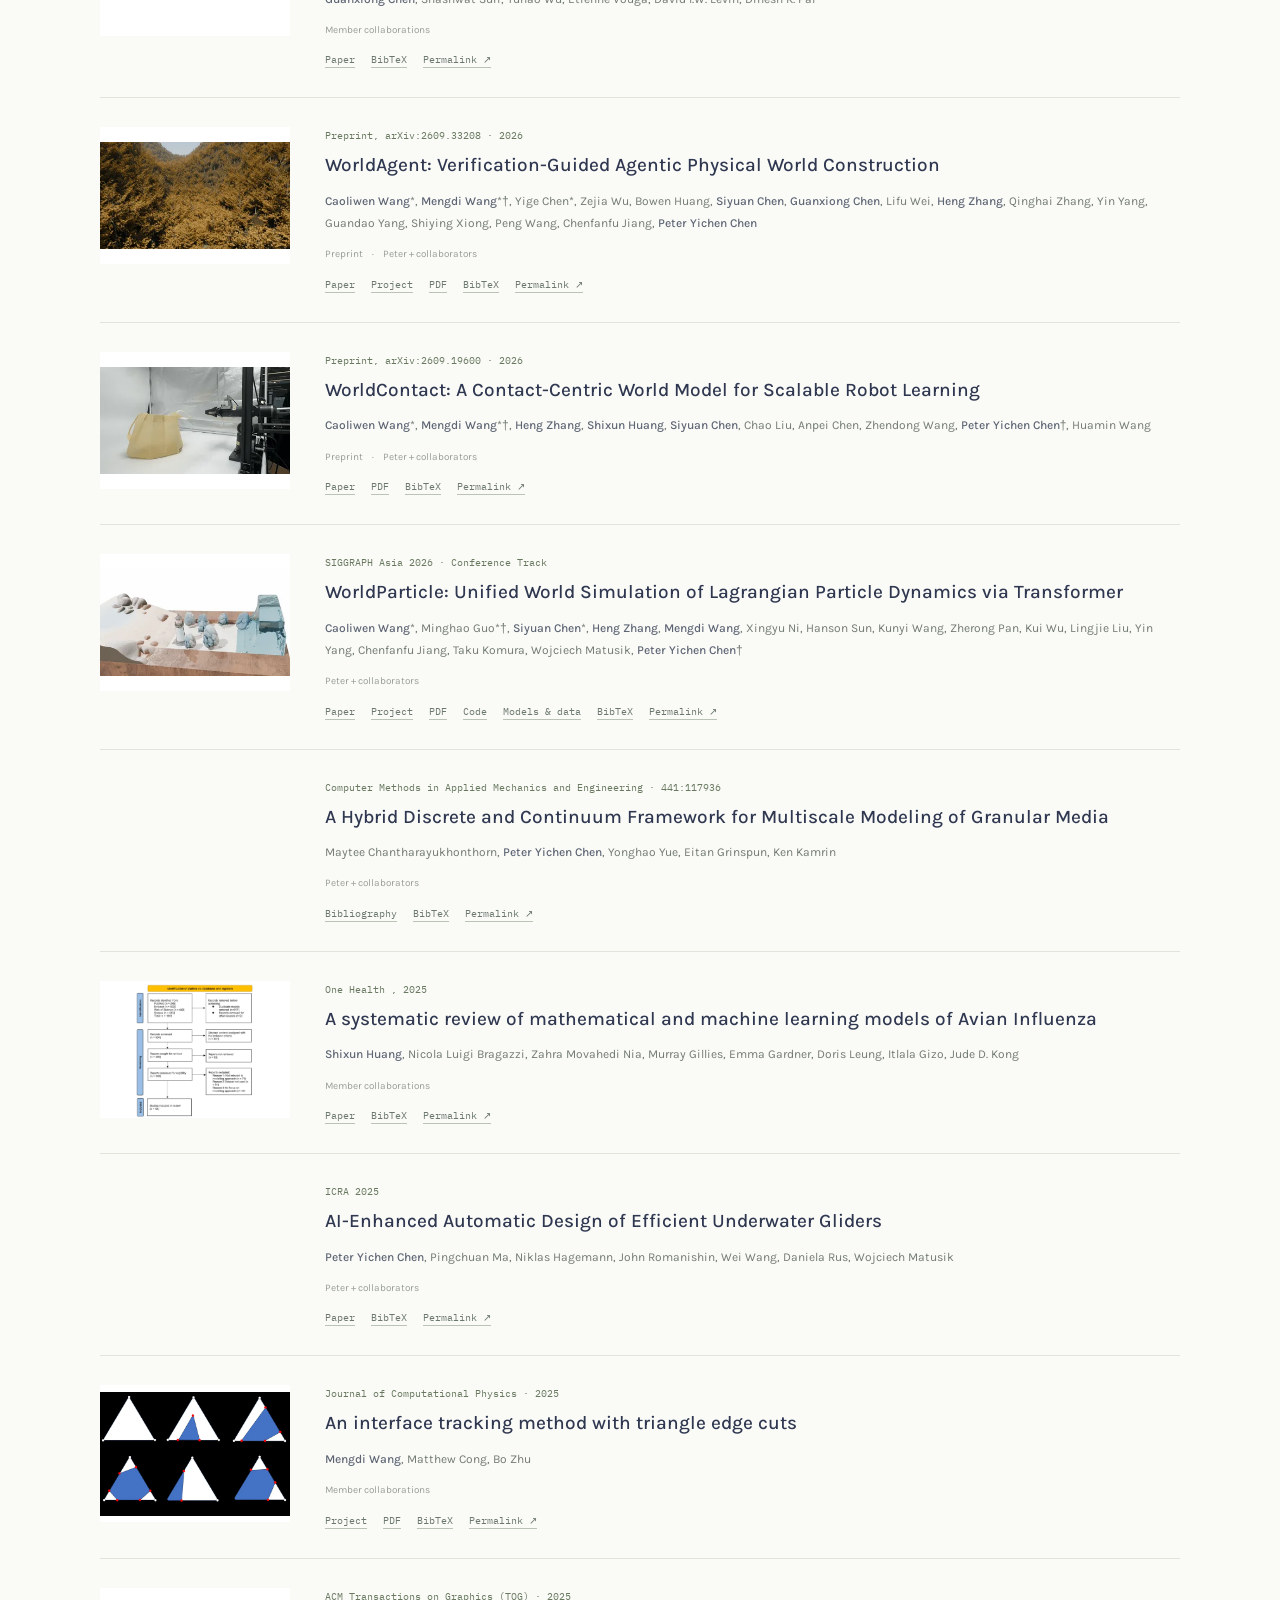
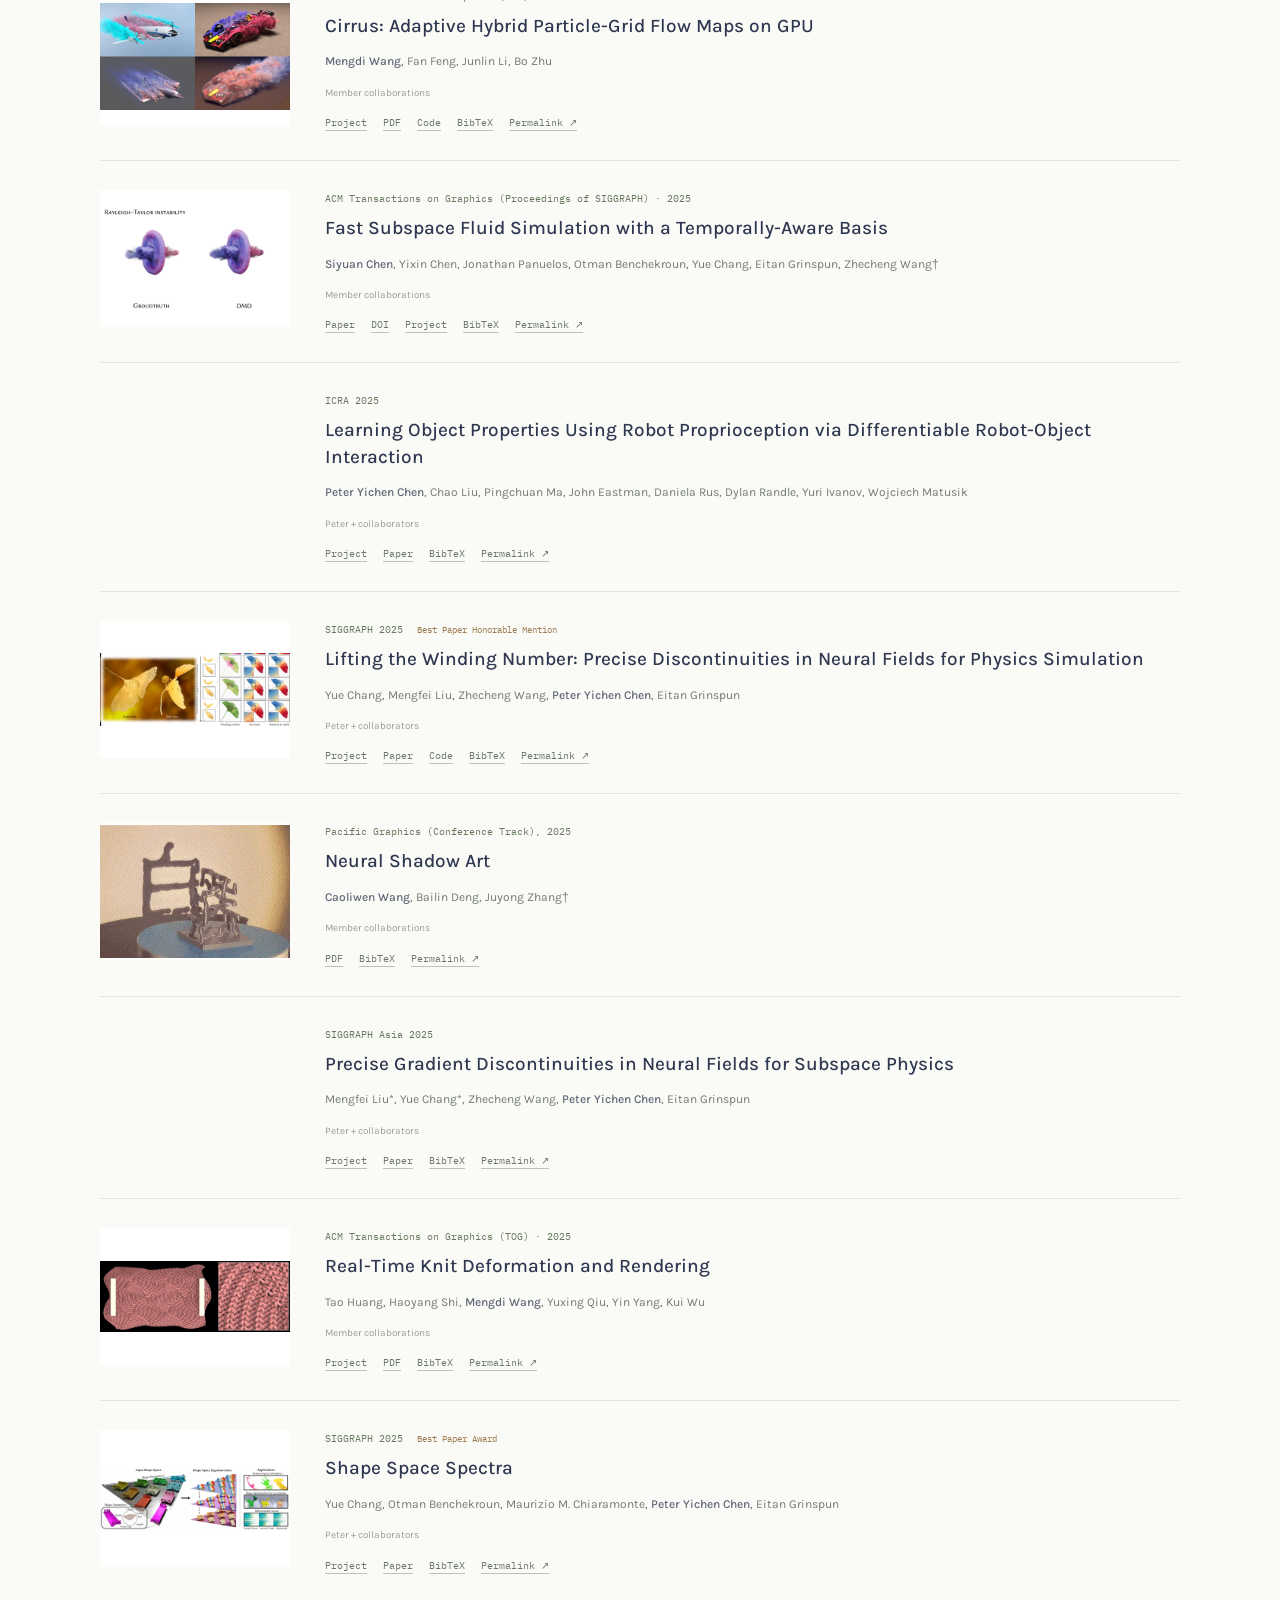
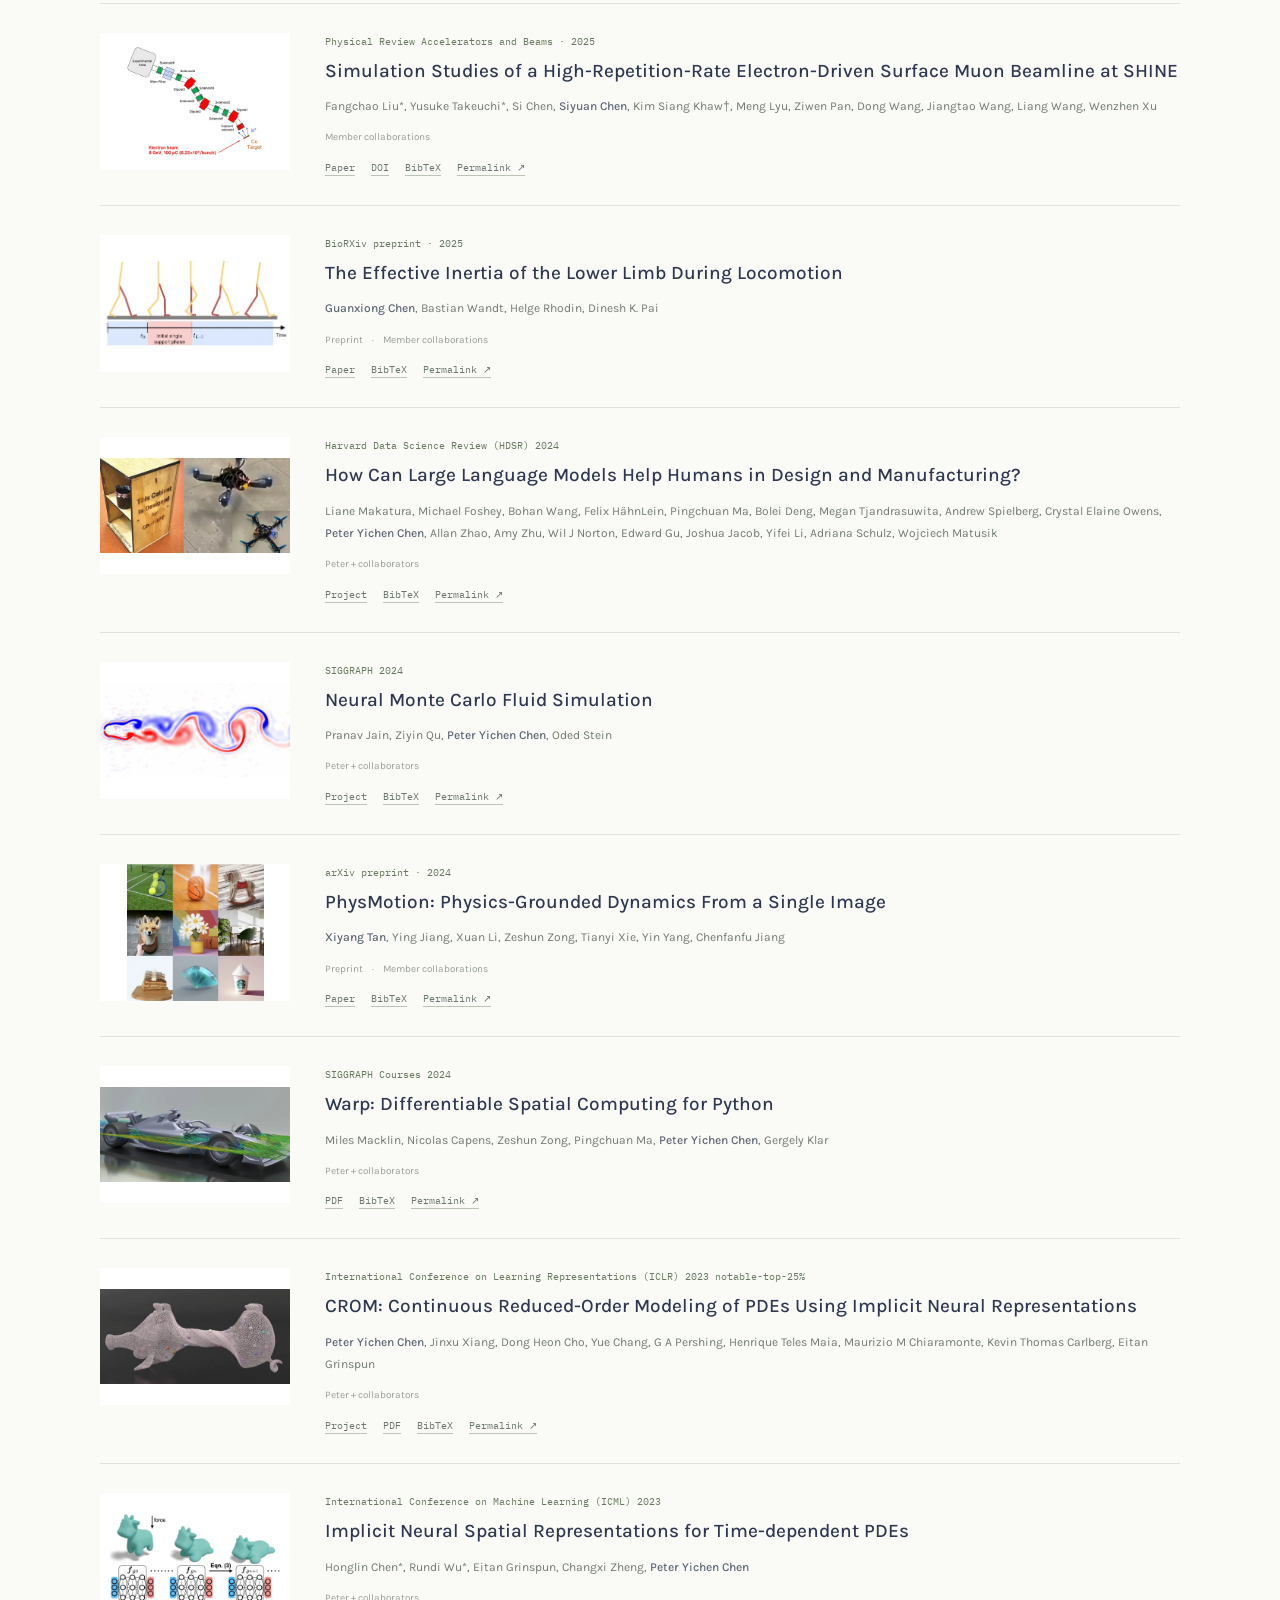
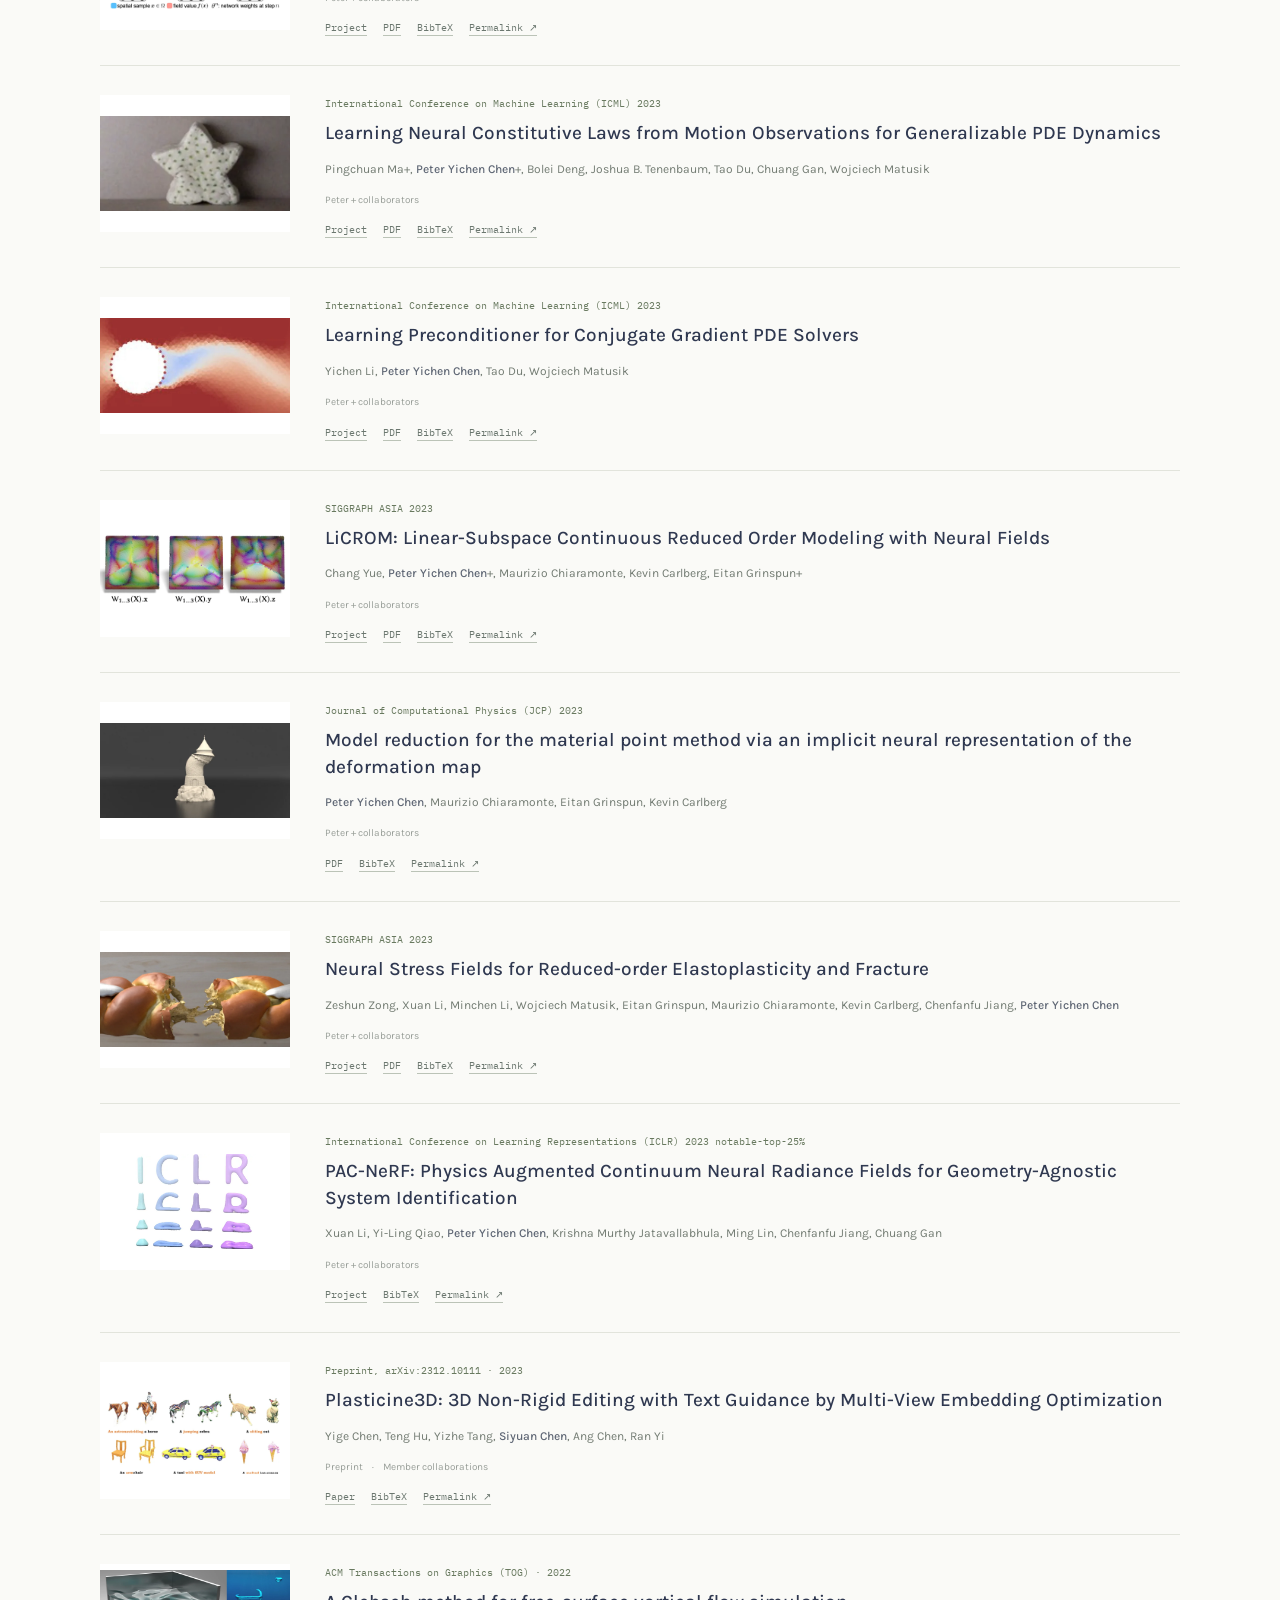
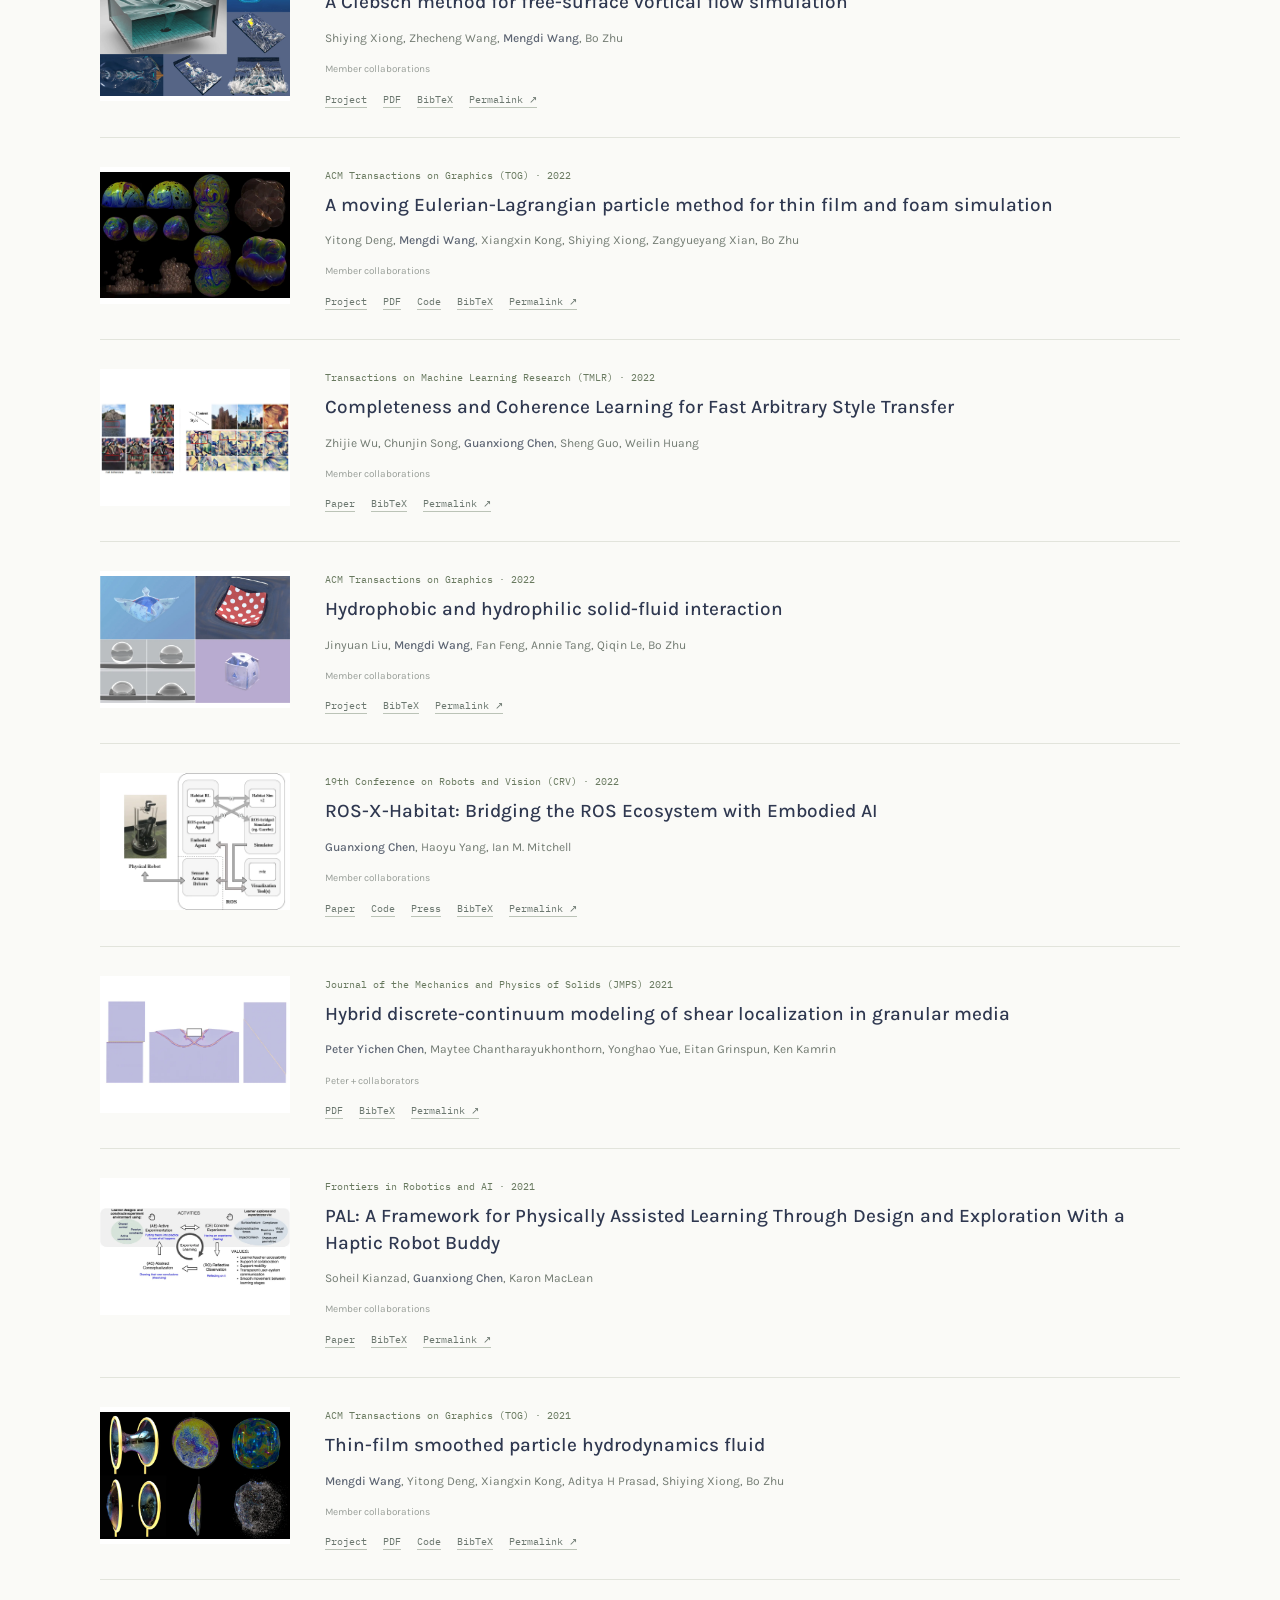
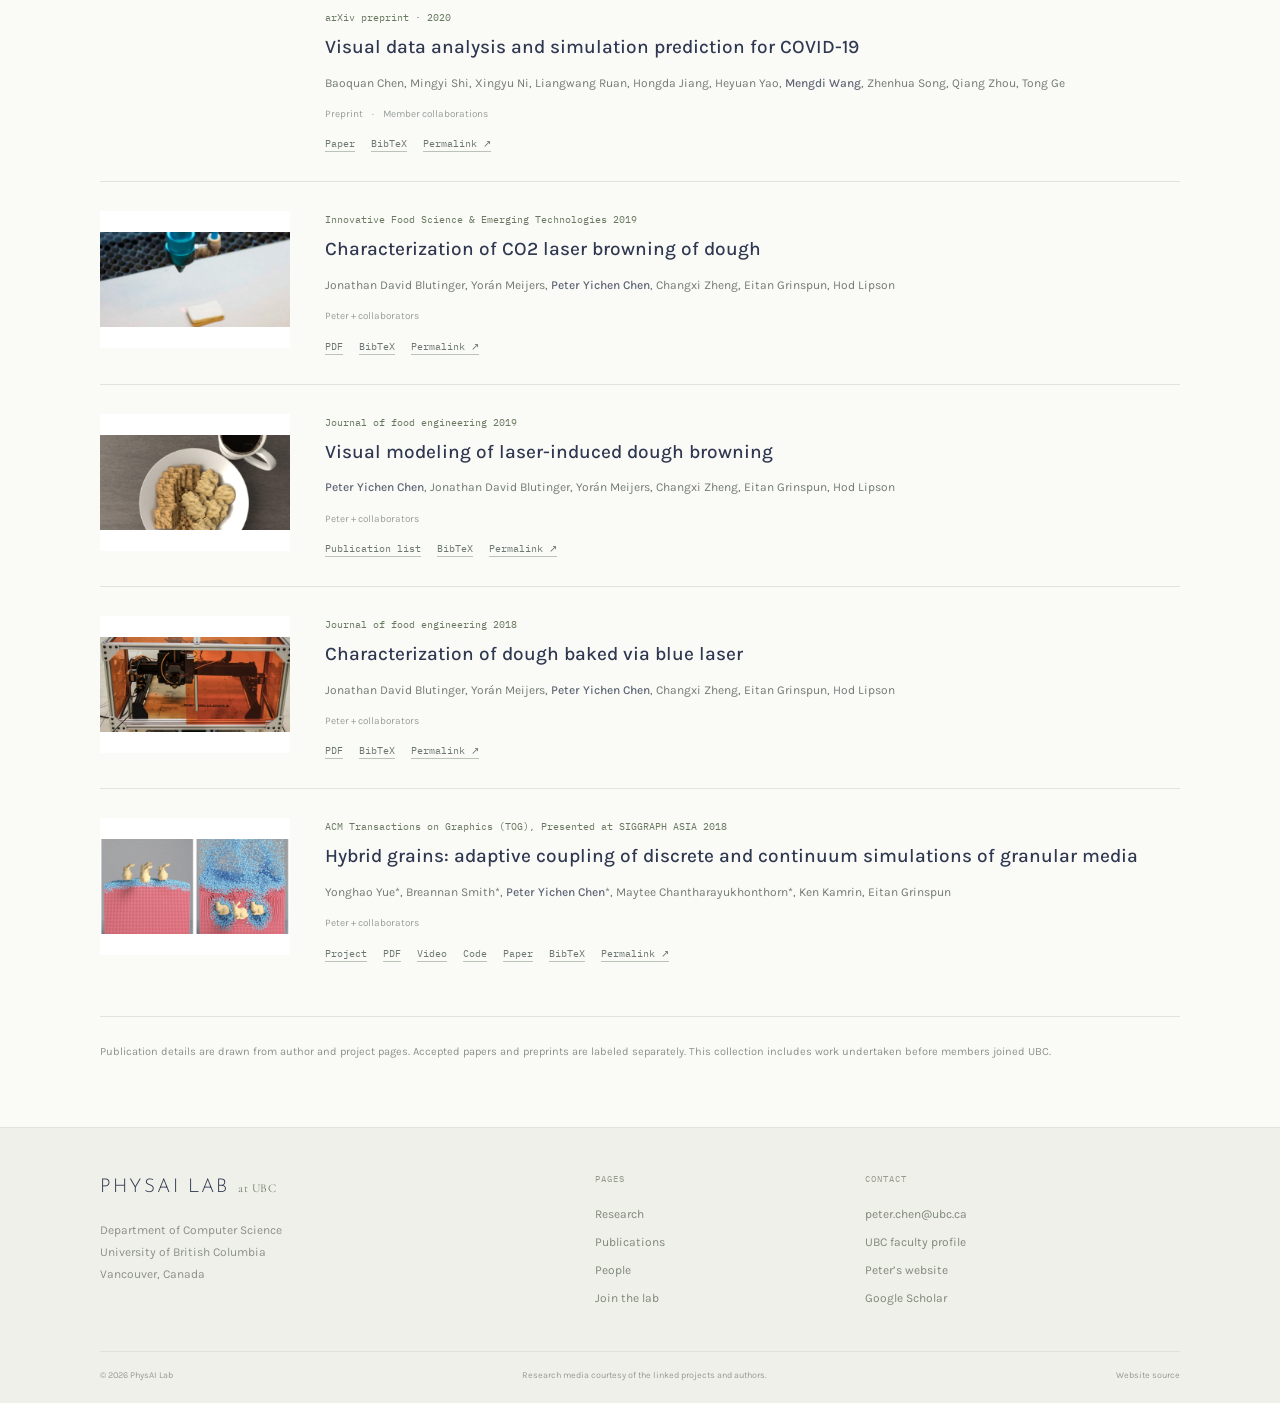
<file: publications.html>
<!doctype html><html lang="en"><head><meta charset="utf-8"><meta name="viewport" content="width=device-width,initial-scale=1"><title>Publications | PhysAI Lab · UBC</title><meta name="description" content="Explore publications by Peter Yichen Chen and PhysAI Lab members. Search papers, preprints, project pages, code, videos, and citations."><meta name="theme-color" content="#fafaf7"><meta property="og:title" content="Publications | PhysAI Lab · UBC"><meta property="og:description" content="Explore publications by Peter Yichen Chen and PhysAI Lab members. Search papers, preprints, project pages, code, videos, and citations."><meta property="og:type" content="website"><link rel="icon" href="assets/favicon.svg" type="image/svg+xml"><link rel="stylesheet" href="assets/fonts.css?v=team-4"><link rel="stylesheet" href="assets/site.css?v=team-4"><script src="assets/citations.js?v=team-4" defer></script><script src="assets/site.js?v=team-4" defer></script></head><body data-page="publications"><a class="skip" href="#main">Skip to content</a><header class="site-header"><div class="container header-inner"><a class="brand" href="index.html" aria-label="PhysAI Lab home"><span class="brand-name">PhysAI Lab</span><span class="brand-at">at UBC</span></a><button class="menu-toggle" aria-expanded="false" aria-controls="site-nav">Menu <span aria-hidden="true">＋</span></button><nav id="site-nav" aria-label="Main navigation"><a href="index.html">Home</a><a href="research.html">Research</a><a href="publications.html" aria-current="page">Publications</a><a href="demos.html">Demos</a><a href="people.html">People</a><a href="news.html">News</a><a href="join.html">Join</a></nav></div></header><main id="main"><div class="container page-intro"><p class="eyebrow">PhysAI Lab</p><h1>Publications</h1><p class="lede">Research by Peter and PhysAI members, with collaborators across institutions. Includes earlier affiliations and members’ independent collaborations.</p></div><div class="container"><form class="filters" id="publication-filters" role="search"><label class="search-label">Search papers<input name="q" id="paper-search" type="search" placeholder="Title, author, venue, or keyword…"></label><div class="filter-row"><label>Years<select name="year" id="filter-year"><option value="">All years</option><option value="2026">2026</option><option value="2025">2025</option><option value="2024">2024</option><option value="2023">2023</option><option value="2022">2022</option><option value="2021">2021</option><option value="2020">2020</option><option value="2019">2019</option><option value="2018">2018</option></select></label><label>Topics<select name="topic" id="filter-topic"><option value="">All topics</option><option value="AI for Science">AI for Science</option><option value="Geometry &amp; Design">Geometry &amp; Design</option><option value="Robotics">Robotics</option><option value="Simulation">Simulation</option></select></label><label>Statuses<select name="status" id="filter-status"><option value="">All statuses</option><option value="Published / accepted">Published / accepted</option><option value="Preprint">Preprint</option></select></label><label>Collections<select name="scope" id="filter-scope"><option value="">All collections</option><option value="Peter + collaborators">Peter + collaborators</option><option value="Member collaborations">Member collaborations</option></select></label><button type="reset" class="reset">Reset filters ↺</button></div></form><div class="results-bar"><span id="result-count" role="status">63 publications</span><span>* Equal contribution · † Corresponding author</span></div><div id="papers"><article class="paper-row" id="agentic-real2sim-physics-based-world-modeling-with-vision-language-agents" data-year="2026" data-topic="Robotics" data-status="Preprint" data-scope="Peter + collaborators" data-search="Agentic Real2Sim: Physics-based World Modeling with Vision-Language Agents Guanxiong Chen*, Qianjun Xia*, Jiawei Peng*, Heng Zhang*, Pengyu Jing*, Bole Ma*, Justin Qian, Yixian Cheng, Ziyi Jiao, Bingyang Zhou, Yiduo Qu, Luoxin Ye, Kaifeng Zhang, Kunyi Wang, Weijia Zeng, Yunuo Chen, Pengzhi Yang, Ziqiu Zeng, Siyuan Luo, Huamin Wang, Chao Liu, Alan Yuille, Fan Shi, Changxi Zheng, Yunzhu Li, Chenfanfu Jiang, Peter Yichen Chen arXiv preprint · 2026"><a class="paper-thumb" href="https://agentic-real2sim.github.io/"><img class="" src="assets/images/c2866183bbca0dc3.webp" alt="Agentic Real2Sim: Physics-based World Modeling with Vision-Language Agents — research result" loading="lazy" decoding="async"></a><div class="paper-body"><p class="paper-venue">arXiv preprint · 2026 </p><h2><a href="https://agentic-real2sim.github.io/">Agentic Real2Sim: Physics-based World Modeling with Vision-Language Agents</a></h2><p class="paper-authors"><strong>Guanxiong Chen</strong>*, <strong>Qianjun Xia</strong>*, Jiawei Peng*, <strong>Heng Zhang</strong>*, Pengyu Jing*, Bole Ma*, Justin Qian, Yixian Cheng, <strong>Ziyi Jiao</strong>, Bingyang Zhou, Yiduo Qu, Luoxin Ye, Kaifeng Zhang, Kunyi Wang, <strong>Weijia Zeng</strong>, Yunuo Chen, Pengzhi Yang, Ziqiu Zeng, Siyuan Luo, Huamin Wang, Chao Liu, Alan Yuille, Fan Shi, Changxi Zheng, Yunzhu Li, Chenfanfu Jiang, <strong>Peter Yichen Chen</strong></p><div class="paper-tags"><span>Preprint</span><span>Peter + collaborators</span></div><div class="resource-links"><a href="https://agentic-real2sim.github.io/static/paper/AR2S_2026-09-13-13-07_v1.pdf">PDF</a><a href="https://arxiv.org/abs/2607.19190">Paper</a><a href="https://github.com/agentic-real2sim/agentic_real2sim">Code</a><a href="https://agentic-real2sim.github.io/">Project</a><button data-bib="agentic-real2sim-physics-based-world-modeling-with-vision-language-agents">BibTeX</button><a href="#agentic-real2sim-physics-based-world-modeling-with-vision-language-agents" aria-label="Permanent link to Agentic Real2Sim: Physics-based World Modeling with Vision-Language Agents">Permalink ↗</a></div></div></article><article class="paper-row" id="boxtwin-learning-elastoplastic-articulated-object-dynamics-from-videos" data-year="2026" data-topic="Simulation" data-status="Preprint" data-scope="Peter + collaborators" data-search="BoxTwin: Learning Elastoplastic Articulated Object Dynamics from Videos Heng Zhang, Gehan Zheng, Kaifeng Zhang, Jay Song, Shivansh Patel, Sonny Hu, Yunzhu Li, Changxi Zheng, Peter Yichen Chen arXiv preprint · 2026"><a class="paper-thumb" href="https://arxiv.org/abs/2607.17132"><div class="media-placeholder" aria-hidden="true"></div></a><div class="paper-body"><p class="paper-venue">arXiv preprint · 2026 </p><h2><a href="https://arxiv.org/abs/2607.17132">BoxTwin: Learning Elastoplastic Articulated Object Dynamics from Videos</a></h2><p class="paper-authors"><strong>Heng Zhang</strong>, Gehan Zheng, Kaifeng Zhang, Jay Song, Shivansh Patel, Sonny Hu, Yunzhu Li, Changxi Zheng, <strong>Peter Yichen Chen</strong></p><div class="paper-tags"><span>Preprint</span><span>Peter + collaborators</span></div><div class="resource-links"><a href="https://arxiv.org/abs/2607.17132">Paper</a><button data-bib="boxtwin-learning-elastoplastic-articulated-object-dynamics-from-videos">BibTeX</button><a href="#boxtwin-learning-elastoplastic-articulated-object-dynamics-from-videos" aria-label="Permanent link to BoxTwin: Learning Elastoplastic Articulated Object Dynamics from Videos">Permalink ↗</a></div></div></article><article class="paper-row" id="closing-trajectories-equation-free-cyclic-animation-via-koopman-surrogates" data-year="2026" data-topic="Simulation" data-status="Published / accepted" data-scope="Peter + collaborators" data-search="Closing Trajectories: Equation-Free Cyclic Animation via Koopman Surrogates Shixun Huang*, Siyuan Chen*†, Yue Chang, Zhecheng Wang, Peter Yichen Chen† ACM SIGGRAPH/Eurographics Symposium on Computer Animation (SCA), Computer Graphics Forum · 2026"><a class="paper-thumb" href="https://arxiv.org/abs/2605.23462"><img class="" src="assets/images/f2cfe793b81d63e7.webp" alt="Closing Trajectories: Equation-Free Cyclic Animation via Koopman Surrogates — research result" loading="lazy" decoding="async"></a><div class="paper-body"><p class="paper-venue">ACM SIGGRAPH/Eurographics Symposium on Computer Animation (SCA), Computer Graphics Forum · 2026 </p><h2><a href="https://arxiv.org/abs/2605.23462">Closing Trajectories: Equation-Free Cyclic Animation via Koopman Surrogates</a></h2><p class="paper-authors"><strong>Shixun Huang</strong>*, <strong>Siyuan Chen</strong>*†, Yue Chang, Zhecheng Wang, <strong>Peter Yichen Chen</strong>†</p><div class="paper-tags"><span>Published / accepted</span><span>Peter + collaborators</span></div><div class="resource-links"><a href="https://arxiv.org/abs/2605.23462">Paper</a><a href="https://doi.org/10.1111/cgf.70566">DOI</a><button data-bib="closing-trajectories-equation-free-cyclic-animation-via-koopman-surrogates">BibTeX</button><a href="#closing-trajectories-equation-free-cyclic-animation-via-koopman-surrogates" aria-label="Permanent link to Closing Trajectories: Equation-Free Cyclic Animation via Koopman Surrogates">Permalink ↗</a></div></div></article><article class="paper-row" id="diaggen-agentic-generation-of-deformable-assets-with-sim-based-diagnostics-for-robotic-simulation" data-year="2026" data-topic="Robotics" data-status="Preprint" data-scope="Peter + collaborators" data-search="DiagGen: Agentic Generation of Deformable Assets with Sim-based Diagnostics for Robotic Simulation Guanxiong Chen*, Yiduo Qu*, Qianjun Xia*, Pengyu Jing, Yixian Cheng, Bole Ma, Pengzhi Yang, Bingyang Zhou, Ziming Li, Shashwat Suri, Gongbo Sun, Chao Liu, Peter Yichen Chen, Ziqiu Zeng, Fan Shi arXiv preprint · 2026"><a class="paper-thumb" href="https://diaggen.github.io/"><img class="" src="assets/images/f37b646c24b71647.webp" alt="DiagGen: Agentic Generation of Deformable Assets with Sim-based Diagnostics for Robotic Simulation — research result" loading="lazy" decoding="async"></a><div class="paper-body"><p class="paper-venue">arXiv preprint · 2026 </p><h2><a href="https://diaggen.github.io/">DiagGen: Agentic Generation of Deformable Assets with Sim-based Diagnostics for Robotic Simulation</a></h2><p class="paper-authors"><strong>Guanxiong Chen</strong>*, Yiduo Qu*, <strong>Qianjun Xia</strong>*, Pengyu Jing, Yixian Cheng, Bole Ma, Pengzhi Yang, Bingyang Zhou, Ziming Li, Shashwat Suri, Gongbo Sun, Chao Liu, <strong>Peter Yichen Chen</strong>, Ziqiu Zeng, Fan Shi</p><div class="paper-tags"><span>Preprint</span><span>Peter + collaborators</span></div><div class="resource-links"><a href="https://diaggen.github.io/static/DiagGen_pub-release_26-09-19-14-27.pdf">PDF</a><a href="https://arxiv.org/abs/2609.23103">Paper</a><a href="https://github.com/diaggen/diaggen">Code</a><a href="https://www.youtube.com/watch?v=_sARsG-4vyM">Video</a><a href="https://diaggen.github.io/">Project</a><button data-bib="diaggen-agentic-generation-of-deformable-assets-with-sim-based-diagnostics-for-robotic-simulation">BibTeX</button><a href="#diaggen-agentic-generation-of-deformable-assets-with-sim-based-diagnostics-for-robotic-simulation" aria-label="Permanent link to DiagGen: Agentic Generation of Deformable Assets with Sim-based Diagnostics for Robotic Simulation">Permalink ↗</a></div></div></article><article class="paper-row" id="diffphd-a-unified-differentiable-solver-for-heterogeneous-elastodynamics" data-year="2026" data-topic="Simulation" data-status="Published / accepted" data-scope="Peter + collaborators" data-search="DiffPhD: A Unified Differentiable Solver for Heterogeneous Elastodynamics Shih-Yu Lai, Sung-Han Tien, Jui-I Huang, Yen-Chen Tseng, Yi-Ting Chiu, Siyuan Luo, Ziqiu Zeng, Fan Shi, Peter Yichen Chen, Tiantian Liu, Yu-Lun Liu, Bing-Yu Chen ACM Transactions on Graphics · SIGGRAPH Asia 2026"><a class="paper-thumb" href="https://chabu-tseng.github.io/diffphd/"><div class="media-placeholder" aria-hidden="true"></div></a><div class="paper-body"><p class="paper-venue">ACM Transactions on Graphics · SIGGRAPH Asia 2026 </p><h2><a href="https://chabu-tseng.github.io/diffphd/">DiffPhD: A Unified Differentiable Solver for Heterogeneous Elastodynamics</a></h2><p class="paper-authors">Shih-Yu Lai, Sung-Han Tien, Jui-I Huang, Yen-Chen Tseng, Yi-Ting Chiu, Siyuan Luo, Ziqiu Zeng, Fan Shi, <strong>Peter Yichen Chen</strong>, Tiantian Liu, Yu-Lun Liu, Bing-Yu Chen</p><div class="paper-tags"><span>Published / accepted</span><span>Peter + collaborators</span></div><div class="resource-links"><a href="https://chabu-tseng.github.io/diffphd/">Project</a><a href="https://arxiv.org/abs/2605.14526">Paper</a><button data-bib="diffphd-a-unified-differentiable-solver-for-heterogeneous-elastodynamics">BibTeX</button><a href="#diffphd-a-unified-differentiable-solver-for-heterogeneous-elastodynamics" aria-label="Permanent link to DiffPhD: A Unified Differentiable Solver for Heterogeneous Elastodynamics">Permalink ↗</a></div></div></article><article class="paper-row" id="efficient-open-boundary-poisson-solves" data-year="2026" data-topic="Simulation" data-status="Published / accepted" data-scope="Member collaborations" data-search="Efficient Open-Boundary Poisson Solves Xingyu Ni, Jiong Chen†, Siyuan Chen, Caoliwen Wang, Mathieu Desbrun, Taku Komura ACM Transactions on Graphics (Proc. SIGGRAPH Asia) · 2026"><a class="paper-thumb" href="#efficient-open-boundary-poisson-solves"><img class="" src="assets/images/7180883ec85dd9bb.webp" alt="Efficient Open-Boundary Poisson Solves — research result" loading="lazy" decoding="async"></a><div class="paper-body"><p class="paper-venue">ACM Transactions on Graphics (Proc. SIGGRAPH Asia) · 2026 </p><h2><a href="#efficient-open-boundary-poisson-solves">Efficient Open-Boundary Poisson Solves</a></h2><p class="paper-authors">Xingyu Ni, Jiong Chen†, <strong>Siyuan Chen</strong>, <strong>Caoliwen Wang</strong>, Mathieu Desbrun, Taku Komura</p><div class="paper-tags"><span>Published / accepted</span><span>Member collaborations</span></div><div class="resource-links"><a href="https://chensiyuan030105.github.io/demos/">Research demos</a><button data-bib="efficient-open-boundary-poisson-solves">BibTeX</button><a href="#efficient-open-boundary-poisson-solves" aria-label="Permanent link to Efficient Open-Boundary Poisson Solves">Permalink ↗</a></div></div></article><article class="paper-row" id="euphoria-efficient-universal-planning-via-hybrid-optimization-for-robust-industrial-robotic-assembly" data-year="2026" data-topic="Robotics" data-status="Preprint" data-scope="Peter + collaborators" data-search="EUPHORIA: Efficient Universal Planning via Hybrid Optimization for Robust Industrial Robotic Assembly Shih-Yu Lai, Chia-Ching Yen, Yang-Ting Shen, Peter Yichen Chen, Yu-Lun Liu, Bing-Yu Chen arXiv preprint · 2026"><a class="paper-thumb" href="https://arxiv.org/abs/2605.18872"><div class="media-placeholder" aria-hidden="true"></div></a><div class="paper-body"><p class="paper-venue">arXiv preprint · 2026 </p><h2><a href="https://arxiv.org/abs/2605.18872">EUPHORIA: Efficient Universal Planning via Hybrid Optimization for Robust Industrial Robotic Assembly</a></h2><p class="paper-authors">Shih-Yu Lai, Chia-Ching Yen, Yang-Ting Shen, <strong>Peter Yichen Chen</strong>, Yu-Lun Liu, Bing-Yu Chen</p><div class="paper-tags"><span>Preprint</span><span>Peter + collaborators</span></div><div class="resource-links"><a href="https://arxiv.org/abs/2605.18872">Paper</a><button data-bib="euphoria-efficient-universal-planning-via-hybrid-optimization-for-robust-industrial-robotic-assembly">BibTeX</button><a href="#euphoria-efficient-universal-planning-via-hybrid-optimization-for-robust-industrial-robotic-assembly" aria-label="Permanent link to EUPHORIA: Efficient Universal Planning via Hybrid Optimization for Robust Industrial Robotic Assembly">Permalink ↗</a></div></div></article><article class="paper-row" id="factorized-neural-implicit-dmd-for-parametric-dynamics" data-year="2026" data-topic="Simulation" data-status="Preprint" data-scope="Peter + collaborators" data-search="Factorized Neural Implicit DMD for Parametric Dynamics Siyuan Chen*, Zhecheng Wang*†, Yixin Chen, Yue Chang, Peter Yichen Chen, Eitan Grinspun, Jonathan Panuelos Preprint, arXiv:2603.10995 · 2026"><a class="paper-thumb" href="https://arxiv.org/abs/2603.10995"><img class="" src="assets/images/7aae098b170157ca.webp" alt="Factorized Neural Implicit DMD for Parametric Dynamics — research result" loading="lazy" decoding="async"></a><div class="paper-body"><p class="paper-venue">Preprint, arXiv:2603.10995 · 2026 </p><h2><a href="https://arxiv.org/abs/2603.10995">Factorized Neural Implicit DMD for Parametric Dynamics</a></h2><p class="paper-authors"><strong>Siyuan Chen</strong>*, Zhecheng Wang*†, Yixin Chen, Yue Chang, <strong>Peter Yichen Chen</strong>, Eitan Grinspun, Jonathan Panuelos</p><div class="paper-tags"><span>Preprint</span><span>Peter + collaborators</span></div><div class="resource-links"><a href="https://arxiv.org/abs/2603.10995">Paper</a><button data-bib="factorized-neural-implicit-dmd-for-parametric-dynamics">BibTeX</button><a href="#factorized-neural-implicit-dmd-for-parametric-dynamics" aria-label="Permanent link to Factorized Neural Implicit DMD for Parametric Dynamics">Permalink ↗</a></div></div></article><article class="paper-row" id="from-surfaces-to-volumes-registered-geometry-for-protein-representation-learning" data-year="2026" data-topic="AI for Science" data-status="Preprint" data-scope="Peter + collaborators" data-search="From Surfaces to Volumes: Registered Geometry for Protein Representation Learning Siyuan Chen, Cai Zhou, Jinrui Zhang, Zhaokang Liang, Taku Komura, Wojciech Matusik, Stephen Bates, Tommi Jaakkola, Wengong Jin, Peter Yichen Chen, Minghao Guo Preprint, arXiv:2609.36277 · 2026"><a class="paper-thumb" href="https://arxiv.org/abs/2609.36277"><img class="" src="assets/images/6da7194c4b2f9b25.webp" alt="From Surfaces to Volumes: Registered Geometry for Protein Representation Learning — research result" loading="lazy" decoding="async"></a><div class="paper-body"><p class="paper-venue">Preprint, arXiv:2609.36277 · 2026 </p><h2><a href="https://arxiv.org/abs/2609.36277">From Surfaces to Volumes: Registered Geometry for Protein Representation Learning</a></h2><p class="paper-authors"><strong>Siyuan Chen</strong>, Cai Zhou, Jinrui Zhang, Zhaokang Liang, Taku Komura, Wojciech Matusik, Stephen Bates, Tommi Jaakkola, Wengong Jin, <strong>Peter Yichen Chen</strong>, Minghao Guo</p><div class="paper-tags"><span>Preprint</span><span>Peter + collaborators</span></div><div class="resource-links"><a href="https://arxiv.org/abs/2609.36277">Paper</a><button data-bib="from-surfaces-to-volumes-registered-geometry-for-protein-representation-learning">BibTeX</button><a href="#from-surfaces-to-volumes-registered-geometry-for-protein-representation-learning" aria-label="Permanent link to From Surfaces to Volumes: Registered Geometry for Protein Representation Learning">Permalink ↗</a></div></div></article><article class="paper-row" id="learning-lagrangian-interaction-dynamics-with-sampling-based-model-order-reduction" data-year="2026" data-topic="Simulation" data-status="Published / accepted" data-scope="Peter + collaborators" data-search="Learning Lagrangian Interaction Dynamics with Sampling-Based Model Order Reduction Hrishikesh Viswanath, Yue Chang, Aleksey Panas, Julius Berner, Peter Yichen Chen, Aniket Bera Transactions on Machine Learning Research (TMLR) · 2026"><a class="paper-thumb" href="https://openreview.net/forum?id=vXCQA1EzaG"><div class="media-placeholder" aria-hidden="true"></div></a><div class="paper-body"><p class="paper-venue">Transactions on Machine Learning Research (TMLR) · 2026 </p><h2><a href="https://openreview.net/forum?id=vXCQA1EzaG">Learning Lagrangian Interaction Dynamics with Sampling-Based Model Order Reduction</a></h2><p class="paper-authors">Hrishikesh Viswanath, Yue Chang, Aleksey Panas, Julius Berner, <strong>Peter Yichen Chen</strong>, Aniket Bera</p><div class="paper-tags"><span>Published / accepted</span><span>Peter + collaborators</span></div><div class="resource-links"><a href="https://openreview.net/forum?id=vXCQA1EzaG">Paper</a><button data-bib="learning-lagrangian-interaction-dynamics-with-sampling-based-model-order-reduction">BibTeX</button><a href="#learning-lagrangian-interaction-dynamics-with-sampling-based-model-order-reduction" aria-label="Permanent link to Learning Lagrangian Interaction Dynamics with Sampling-Based Model Order Reduction">Permalink ↗</a></div></div></article><article class="paper-row" id="m-abd-scalable-efficient-and-robust-multi-affine-body-dynamics" data-year="2026" data-topic="Simulation" data-status="Published / accepted" data-scope="Peter + collaborators" data-search="M-ABD: Scalable, Efficient, and Robust Multi-Affine-Body Dynamics Zhiyong He, Dewen Guo, Minghao Guo, Yili Zhao, Wojciech Matusik, Hao Su, Chenfanfu Jiang, Peter Yichen Chen, Yin Yang ACM Transactions on Graphics · SIGGRAPH 2026"><a class="paper-thumb" href="https://arxiv.org/abs/2603.08079"><div class="media-placeholder" aria-hidden="true"></div></a><div class="paper-body"><p class="paper-venue">ACM Transactions on Graphics · SIGGRAPH 2026 </p><h2><a href="https://arxiv.org/abs/2603.08079">M-ABD: Scalable, Efficient, and Robust Multi-Affine-Body Dynamics</a></h2><p class="paper-authors">Zhiyong He, Dewen Guo, Minghao Guo, Yili Zhao, Wojciech Matusik, Hao Su, Chenfanfu Jiang, <strong>Peter Yichen Chen</strong>, Yin Yang</p><div class="paper-tags"><span>Published / accepted</span><span>Peter + collaborators</span></div><div class="resource-links"><a href="https://arxiv.org/abs/2603.08079">Paper</a><button data-bib="m-abd-scalable-efficient-and-robust-multi-affine-body-dynamics">BibTeX</button><a href="#m-abd-scalable-efficient-and-robust-multi-affine-body-dynamics" aria-label="Permanent link to M-ABD: Scalable, Efficient, and Robust Multi-Affine-Body Dynamics">Permalink ↗</a></div></div></article><article class="paper-row" id="matrix-free-multigrid-with-algebraically-consistent-coarsening-on-adaptive-octrees" data-year="2026" data-topic="Simulation" data-status="Preprint" data-scope="Member collaborations" data-search="Matrix-Free Multigrid with Algebraically Consistent Coarsening on Adaptive Octrees Mengdi Wang, Yuchen Sun, Bo Zhu arXiv preprint · 2026"><a class="paper-thumb" href="https://arxiv.org/abs/2604.18886"><img class="" src="assets/images/8f4e6884bf155add.webp" alt="Matrix-Free Multigrid with Algebraically Consistent Coarsening on Adaptive Octrees — research result" loading="lazy" decoding="async"></a><div class="paper-body"><p class="paper-venue">arXiv preprint · 2026 </p><h2><a href="https://arxiv.org/abs/2604.18886">Matrix-Free Multigrid with Algebraically Consistent Coarsening on Adaptive Octrees</a></h2><p class="paper-authors"><strong>Mengdi Wang</strong>, Yuchen Sun, Bo Zhu</p><div class="paper-tags"><span>Preprint</span><span>Member collaborations</span></div><div class="resource-links"><a href="https://arxiv.org/pdf/2604.18886">PDF</a><a href="https://arxiv.org/abs/2604.18886">Paper</a><button data-bib="matrix-free-multigrid-with-algebraically-consistent-coarsening-on-adaptive-octrees">BibTeX</button><a href="#matrix-free-multigrid-with-algebraically-consistent-coarsening-on-adaptive-octrees" aria-label="Permanent link to Matrix-Free Multigrid with Algebraically Consistent Coarsening on Adaptive Octrees">Permalink ↗</a></div></div></article><article class="paper-row" id="neuralactuator-neural-actuation-modeling-for-robot-dynamics-and-external-force-perception" data-year="2026" data-topic="Robotics" data-status="Published / accepted" data-scope="Peter + collaborators" data-search="NeuralActuator: Neural Actuation Modeling for Robot Dynamics and External Force Perception Zhiyang Dou, John U. Onyemelukwe, Hangxing Zhang, Heng Zhang, Minghao Guo, Yunsheng Tian, Michal Piotr Lipiec, Joshua Jacob, Chao Liu, Peter Yichen Chen, Yuri Ivanov, Wojciech Matusik Robotics: Science and Systems (RSS) 2026"><a class="paper-thumb" href="https://frank-zy-dou.github.io/projects/NeuralActuator/"><img class="" src="assets/images/0c437f56e13de6e5.webp" alt="NeuralActuator: Neural Actuation Modeling for Robot Dynamics and External Force Perception — research result" loading="lazy" decoding="async"></a><div class="paper-body"><p class="paper-venue">Robotics: Science and Systems (RSS) 2026 <span class="award-badge">Outstanding Systems Paper Award</span></p><h2><a href="https://frank-zy-dou.github.io/projects/NeuralActuator/">NeuralActuator: Neural Actuation Modeling for Robot Dynamics and External Force Perception</a></h2><p class="paper-authors">Zhiyang Dou, John U. Onyemelukwe, Hangxing Zhang, <strong>Heng Zhang</strong>, Minghao Guo, Yunsheng Tian, Michal Piotr Lipiec, Joshua Jacob, Chao Liu, <strong>Peter Yichen Chen</strong>, Yuri Ivanov, Wojciech Matusik</p><div class="paper-tags"><span>Published / accepted</span><span>Peter + collaborators</span></div><div class="resource-links"><a href="https://frank-zy-dou.github.io/projects/NeuralActuator/">Project</a><a href="https://arxiv.org/abs/2607.11734">Paper</a><a href="https://github.com/Frank-ZY-Dou/Dynamics-Modeling/tree/main/NeuralActuator">Code</a><button data-bib="neuralactuator-neural-actuation-modeling-for-robot-dynamics-and-external-force-perception">BibTeX</button><a href="#neuralactuator-neural-actuation-modeling-for-robot-dynamics-and-external-force-perception" aria-label="Permanent link to NeuralActuator: Neural Actuation Modeling for Robot Dynamics and External Force Perception">Permalink ↗</a></div></div></article><article class="paper-row" id="odd-dc-generalizable-neural-model-reduction-via-odd-difference-of-convex-structure" data-year="2026" data-topic="Simulation" data-status="Preprint" data-scope="Member collaborations" data-search="Odd-DC: Generalizable Neural Model Reduction via Odd Difference-of-Convex Structure Shixun Huang, Eitan Grinspun, Yue Chang arXiv preprint · 2026"><a class="paper-thumb" href="https://arxiv.org/abs/2511.18241"><img class="" src="assets/images/db7696d9286381fb.webp" alt="Odd-DC: Generalizable Neural Model Reduction via Odd Difference-of-Convex Structure — research result" loading="lazy" decoding="async"></a><div class="paper-body"><p class="paper-venue">arXiv preprint · 2026 </p><h2><a href="https://arxiv.org/abs/2511.18241">Odd-DC: Generalizable Neural Model Reduction via Odd Difference-of-Convex Structure</a></h2><p class="paper-authors"><strong>Shixun Huang</strong>, Eitan Grinspun, Yue Chang</p><div class="paper-tags"><span>Preprint</span><span>Member collaborations</span></div><div class="resource-links"><a href="https://arxiv.org/abs/2511.18241">Paper</a><button data-bib="odd-dc-generalizable-neural-model-reduction-via-odd-difference-of-convex-structure">BibTeX</button><a href="#odd-dc-generalizable-neural-model-reduction-via-odd-difference-of-convex-structure" aria-label="Permanent link to Odd-DC: Generalizable Neural Model Reduction via Odd Difference-of-Convex Structure">Permalink ↗</a></div></div></article><article class="paper-row" id="physically-valid-biomolecular-interaction-modeling-with-gauss-seidel-projection" data-year="2026" data-topic="AI for Science" data-status="Published / accepted" data-scope="Peter + collaborators" data-search="Physically Valid Biomolecular Interaction Modeling with Gauss-Seidel Projection Siyuan Chen*, Minghao Guo*†, Caoliwen Wang, Anka He Chen, Yikun Zhang, Jingjing Chai, Yin Yang, Wojciech Matusik, Peter Yichen Chen† International Conference on Learning Representations (ICLR) · 2026"><a class="paper-thumb" href="https://chensiyuan030105.github.io/ProteinGS/"><img class="" src="assets/images/b2107e2da7c5a489.webp" alt="Physically Valid Biomolecular Interaction Modeling with Gauss-Seidel Projection — research result" loading="lazy" decoding="async"></a><div class="paper-body"><p class="paper-venue">International Conference on Learning Representations (ICLR) · 2026 </p><h2><a href="https://chensiyuan030105.github.io/ProteinGS/">Physically Valid Biomolecular Interaction Modeling with Gauss-Seidel Projection</a></h2><p class="paper-authors"><strong>Siyuan Chen</strong>*, Minghao Guo*†, <strong>Caoliwen Wang</strong>, Anka He Chen, Yikun Zhang, Jingjing Chai, Yin Yang, Wojciech Matusik, <strong>Peter Yichen Chen</strong>†</p><div class="paper-tags"><span>Published / accepted</span><span>Peter + collaborators</span></div><div class="resource-links"><a href="https://arxiv.org/abs/2510.08946">Paper</a><a href="https://chensiyuan030105.github.io/ProteinGS/">Project</a><a href="https://arxiv.org/pdf/2510.08946">PDF</a><button data-bib="physically-valid-biomolecular-interaction-modeling-with-gauss-seidel-projection">BibTeX</button><a href="#physically-valid-biomolecular-interaction-modeling-with-gauss-seidel-projection" aria-label="Permanent link to Physically Valid Biomolecular Interaction Modeling with Gauss-Seidel Projection">Permalink ↗</a></div></div></article><article class="paper-row" id="physskin-real-time-and-generalizable-physics-based-animation-via-self-supervised-neural-skinning" data-year="2026" data-topic="Simulation" data-status="Published / accepted" data-scope="Peter + collaborators" data-search="PhysSkin: Real-Time and Generalizable Physics-Based Animation via Self-Supervised Neural Skinning Yuanhang Lei, Tao Cheng, Xingxuan Li, Boming Zhao, Siyuan Huang, Ruizhen Hu, Peter Yichen Chen, Hujun Bao, Zhaopeng Cui CVPR 2026 · Highlight"><a class="paper-thumb" href="https://zju3dv.github.io/PhysSkin/"><div class="media-placeholder" aria-hidden="true"></div></a><div class="paper-body"><p class="paper-venue">CVPR 2026 · Highlight </p><h2><a href="https://zju3dv.github.io/PhysSkin/">PhysSkin: Real-Time and Generalizable Physics-Based Animation via Self-Supervised Neural Skinning</a></h2><p class="paper-authors">Yuanhang Lei, Tao Cheng, Xingxuan Li, Boming Zhao, Siyuan Huang, Ruizhen Hu, <strong>Peter Yichen Chen</strong>, Hujun Bao, Zhaopeng Cui</p><div class="paper-tags"><span>Published / accepted</span><span>Peter + collaborators</span></div><div class="resource-links"><a href="https://zju3dv.github.io/PhysSkin/">Project</a><button data-bib="physskin-real-time-and-generalizable-physics-based-animation-via-self-supervised-neural-skinning">BibTeX</button><a href="#physskin-real-time-and-generalizable-physics-based-animation-via-self-supervised-neural-skinning" aria-label="Permanent link to PhysSkin: Real-Time and Generalizable Physics-Based Animation via Self-Supervised Neural Skinning">Permalink ↗</a></div></div></article><article class="paper-row" id="pinnsur-physics-informed-neural-networks-for-pdes-on-curved-surfaces" data-year="2026" data-topic="Simulation" data-status="Preprint" data-scope="Peter + collaborators" data-search="PINNsur: Physics-Informed Neural Networks for PDEs on Curved Surfaces Pranav Jain, Navami Kairanda, Peter Yichen Chen, Oded Stein arXiv preprint · 2026"><a class="paper-thumb" href="https://arxiv.org/abs/2605.27308"><div class="media-placeholder" aria-hidden="true"></div></a><div class="paper-body"><p class="paper-venue">arXiv preprint · 2026 </p><h2><a href="https://arxiv.org/abs/2605.27308">PINNsur: Physics-Informed Neural Networks for PDEs on Curved Surfaces</a></h2><p class="paper-authors">Pranav Jain, Navami Kairanda, <strong>Peter Yichen Chen</strong>, Oded Stein</p><div class="paper-tags"><span>Preprint</span><span>Peter + collaborators</span></div><div class="resource-links"><a href="https://arxiv.org/abs/2605.27308">Paper</a><button data-bib="pinnsur-physics-informed-neural-networks-for-pdes-on-curved-surfaces">BibTeX</button><a href="#pinnsur-physics-informed-neural-networks-for-pdes-on-curved-surfaces" aria-label="Permanent link to PINNsur: Physics-Informed Neural Networks for PDEs on Curved Surfaces">Permalink ↗</a></div></div></article><article class="paper-row" id="sg-splatting-accelerating-3d-gaussian-splatting-with-spherical-gaussians" data-year="2026" data-topic="Geometry &amp; Design" data-status="Published / accepted" data-scope="Member collaborations" data-search="SG-Splatting: Accelerating 3D Gaussian Splatting with Spherical Gaussians Yiwen Wang, Siyuan Chen, Ran Yi IEEE International Conference on Acoustics, Speech and Signal Processing (ICASSP) · 2026"><a class="paper-thumb" href="https://arxiv.org/abs/2501.00342"><img class="" src="assets/images/c4d2c31033085a1a.webp" alt="SG-Splatting: Accelerating 3D Gaussian Splatting with Spherical Gaussians — research result" loading="lazy" decoding="async"></a><div class="paper-body"><p class="paper-venue">IEEE International Conference on Acoustics, Speech and Signal Processing (ICASSP) · 2026 </p><h2><a href="https://arxiv.org/abs/2501.00342">SG-Splatting: Accelerating 3D Gaussian Splatting with Spherical Gaussians</a></h2><p class="paper-authors">Yiwen Wang, <strong>Siyuan Chen</strong>, Ran Yi</p><div class="paper-tags"><span>Published / accepted</span><span>Member collaborations</span></div><div class="resource-links"><a href="https://arxiv.org/abs/2501.00342">Paper</a><button data-bib="sg-splatting-accelerating-3d-gaussian-splatting-with-spherical-gaussians">BibTeX</button><a href="#sg-splatting-accelerating-3d-gaussian-splatting-with-spherical-gaussians" aria-label="Permanent link to SG-Splatting: Accelerating 3D Gaussian Splatting with Spherical Gaussians">Permalink ↗</a></div></div></article><article class="paper-row" id="shape-from-semantics-3d-shape-generation-from-multi-view-semantics" data-year="2026" data-topic="Geometry &amp; Design" data-status="Published / accepted" data-scope="Member collaborations" data-search="Shape from Semantics: 3D Shape Generation from Multi-View Semantics Liangchen Li, Caoliwen Wang, Yuqi Zhou, Bailin Deng, Juyong Zhang† IEEE Transactions on Visualization and Computer Graphics (TVCG), 2026"><a class="paper-thumb" href="https://arxiv.org/pdf/2502.00360"><img class="" src="assets/images/8f1d17caf72b1f75.webp" alt="Shape from Semantics: 3D Shape Generation from Multi-View Semantics — research result" loading="lazy" decoding="async"></a><div class="paper-body"><p class="paper-venue">IEEE Transactions on Visualization and Computer Graphics (TVCG), 2026 </p><h2><a href="https://arxiv.org/pdf/2502.00360">Shape from Semantics: 3D Shape Generation from Multi-View Semantics</a></h2><p class="paper-authors">Liangchen Li, <strong>Caoliwen Wang</strong>, Yuqi Zhou, Bailin Deng, Juyong Zhang†</p><div class="paper-tags"><span>Published / accepted</span><span>Member collaborations</span></div><div class="resource-links"><a href="https://arxiv.org/pdf/2502.00360">PDF</a><button data-bib="shape-from-semantics-3d-shape-generation-from-multi-view-semantics">BibTeX</button><a href="#shape-from-semantics-3d-shape-generation-from-multi-view-semantics" aria-label="Permanent link to Shape from Semantics: 3D Shape Generation from Multi-View Semantics">Permalink ↗</a></div></div></article><article class="paper-row" id="springtime-learning-simulatable-models-of-cloth-with-spatially-varying-constitutive-properties" data-year="2026" data-topic="Simulation" data-status="Published / accepted" data-scope="Member collaborations" data-search="SpringTime: Learning Simulatable Models of Cloth with Spatially-varying Constitutive Properties Guanxiong Chen, Shashwat Suri, Yuhao Wu, Etienne Vouga, David I.W. Levin, Dinesh K. Pai Graphics Interface · 2026"><a class="paper-thumb" href="https://arxiv.org/abs/2507.21288"><img class="" src="assets/images/d0be10bacc76dfb8.webp" alt="SpringTime: Learning Simulatable Models of Cloth with Spatially-varying Constitutive Properties — research result" loading="lazy" decoding="async"></a><div class="paper-body"><p class="paper-venue">Graphics Interface · 2026 </p><h2><a href="https://arxiv.org/abs/2507.21288">SpringTime: Learning Simulatable Models of Cloth with Spatially-varying Constitutive Properties</a></h2><p class="paper-authors"><strong>Guanxiong Chen</strong>, Shashwat Suri, Yuhao Wu, Etienne Vouga, David I.W. Levin, Dinesh K. Pai</p><div class="paper-tags"><span>Published / accepted</span><span>Member collaborations</span></div><div class="resource-links"><a href="https://arxiv.org/abs/2507.21288">Paper</a><button data-bib="springtime-learning-simulatable-models-of-cloth-with-spatially-varying-constitutive-properties">BibTeX</button><a href="#springtime-learning-simulatable-models-of-cloth-with-spatially-varying-constitutive-properties" aria-label="Permanent link to SpringTime: Learning Simulatable Models of Cloth with Spatially-varying Constitutive Properties">Permalink ↗</a></div></div></article><article class="paper-row" id="worldagent-verification-guided-agentic-physical-world-construction" data-year="2026" data-topic="Robotics" data-status="Preprint" data-scope="Peter + collaborators" data-search="WorldAgent: Verification-Guided Agentic Physical World Construction Caoliwen Wang*, Mengdi Wang*†, Yige Chen*, Zejia Wu, Bowen Huang, Siyuan Chen, Guanxiong Chen, Lifu Wei, Heng Zhang, Qinghai Zhang, Yin Yang, Guandao Yang, Shiying Xiong, Peng Wang, Chenfanfu Jiang, Peter Yichen Chen Preprint, arXiv:2609.33208 · 2026"><a class="paper-thumb" href="https://wclw1021.github.io/WorldAgent_Web/"><img class="" src="assets/images/c00169b844d4f4c7.webp" alt="WorldAgent: Verification-Guided Agentic Physical World Construction — research result" loading="lazy" decoding="async"></a><div class="paper-body"><p class="paper-venue">Preprint, arXiv:2609.33208 · 2026 </p><h2><a href="https://wclw1021.github.io/WorldAgent_Web/">WorldAgent: Verification-Guided Agentic Physical World Construction</a></h2><p class="paper-authors"><strong>Caoliwen Wang</strong>*, <strong>Mengdi Wang</strong>*†, Yige Chen*, Zejia Wu, Bowen Huang, <strong>Siyuan Chen</strong>, <strong>Guanxiong Chen</strong>, Lifu Wei, <strong>Heng Zhang</strong>, Qinghai Zhang, Yin Yang, Guandao Yang, Shiying Xiong, Peng Wang, Chenfanfu Jiang, <strong>Peter Yichen Chen</strong></p><div class="paper-tags"><span>Preprint</span><span>Peter + collaborators</span></div><div class="resource-links"><a href="https://arxiv.org/abs/2609.33208">Paper</a><a href="https://wclw1021.github.io/WorldAgent_Web/">Project</a><a href="https://arxiv.org/pdf/2609.33208">PDF</a><button data-bib="worldagent-verification-guided-agentic-physical-world-construction">BibTeX</button><a href="#worldagent-verification-guided-agentic-physical-world-construction" aria-label="Permanent link to WorldAgent: Verification-Guided Agentic Physical World Construction">Permalink ↗</a></div></div></article><article class="paper-row" id="worldcontact-a-contact-centric-world-model-for-scalable-robot-learning" data-year="2026" data-topic="Robotics" data-status="Preprint" data-scope="Peter + collaborators" data-search="WorldContact: A Contact-Centric World Model for Scalable Robot Learning Caoliwen Wang*, Mengdi Wang*†, Heng Zhang, Shixun Huang, Siyuan Chen, Chao Liu, Anpei Chen, Zhendong Wang, Peter Yichen Chen†, Huamin Wang Preprint, arXiv:2609.19600 · 2026"><a class="paper-thumb" href="https://arxiv.org/abs/2609.19600"><img class="" src="assets/images/d277241d2dc338bf.webp" alt="WorldContact: A Contact-Centric World Model for Scalable Robot Learning — research result" loading="lazy" decoding="async"></a><div class="paper-body"><p class="paper-venue">Preprint, arXiv:2609.19600 · 2026 </p><h2><a href="https://arxiv.org/abs/2609.19600">WorldContact: A Contact-Centric World Model for Scalable Robot Learning</a></h2><p class="paper-authors"><strong>Caoliwen Wang</strong>*, <strong>Mengdi Wang</strong>*†, <strong>Heng Zhang</strong>, <strong>Shixun Huang</strong>, <strong>Siyuan Chen</strong>, Chao Liu, Anpei Chen, Zhendong Wang, <strong>Peter Yichen Chen</strong>†, Huamin Wang</p><div class="paper-tags"><span>Preprint</span><span>Peter + collaborators</span></div><div class="resource-links"><a href="https://arxiv.org/abs/2609.19600">Paper</a><a href="https://arxiv.org/pdf/2609.19600">PDF</a><button data-bib="worldcontact-a-contact-centric-world-model-for-scalable-robot-learning">BibTeX</button><a href="#worldcontact-a-contact-centric-world-model-for-scalable-robot-learning" aria-label="Permanent link to WorldContact: A Contact-Centric World Model for Scalable Robot Learning">Permalink ↗</a></div></div></article><article class="paper-row" id="worldparticle-unified-world-simulation-of-lagrangian-particle-dynamics-via-transformer" data-year="2026" data-topic="Simulation" data-status="Published / accepted" data-scope="Peter + collaborators" data-search="WorldParticle: Unified World Simulation of Lagrangian Particle Dynamics via Transformer Caoliwen Wang*, Minghao Guo*†, Siyuan Chen*, Heng Zhang, Mengdi Wang, Xingyu Ni, Hanson Sun, Kunyi Wang, Zherong Pan, Kui Wu, Lingjie Liu, Yin Yang, Chenfanfu Jiang, Taku Komura, Wojciech Matusik, Peter Yichen Chen† SIGGRAPH Asia 2026 · Conference Track"><a class="paper-thumb" href="https://worldparticle.github.io/WorldParticle_Web/"><img class="" src="assets/images/5f0e36b0c62ace92.webp" alt="WorldParticle: Unified World Simulation of Lagrangian Particle Dynamics via Transformer — research result" loading="lazy" decoding="async"></a><div class="paper-body"><p class="paper-venue">SIGGRAPH Asia 2026 · Conference Track </p><h2><a href="https://worldparticle.github.io/WorldParticle_Web/">WorldParticle: Unified World Simulation of Lagrangian Particle Dynamics via Transformer</a></h2><p class="paper-authors"><strong>Caoliwen Wang</strong>*, Minghao Guo*†, <strong>Siyuan Chen</strong>*, <strong>Heng Zhang</strong>, <strong>Mengdi Wang</strong>, Xingyu Ni, Hanson Sun, Kunyi Wang, Zherong Pan, Kui Wu, Lingjie Liu, Yin Yang, Chenfanfu Jiang, Taku Komura, Wojciech Matusik, <strong>Peter Yichen Chen</strong>†</p><div class="paper-tags"><span>Published / accepted</span><span>Peter + collaborators</span></div><div class="resource-links"><a href="https://arxiv.org/abs/2605.15305">Paper</a><a href="https://worldparticle.github.io/WorldParticle_Web/">Project</a><a href="https://arxiv.org/pdf/2605.15305">PDF</a><a href="https://github.com/WorldParticle/WorldParticle">Code</a><a href="https://huggingface.co/datasets/wclw1021/WorldParticle">Models &amp; data</a><button data-bib="worldparticle-unified-world-simulation-of-lagrangian-particle-dynamics-via-transformer">BibTeX</button><a href="#worldparticle-unified-world-simulation-of-lagrangian-particle-dynamics-via-transformer" aria-label="Permanent link to WorldParticle: Unified World Simulation of Lagrangian Particle Dynamics via Transformer">Permalink ↗</a></div></div></article><article class="paper-row" id="a-hybrid-discrete-and-continuum-framework-for-multiscale-modeling-of-granular-media" data-year="2025" data-topic="Simulation" data-status="Published / accepted" data-scope="Peter + collaborators" data-search="A Hybrid Discrete and Continuum Framework for Multiscale Modeling of Granular Media Maytee Chantharayukhonthorn, Peter Yichen Chen, Yonghao Yue, Eitan Grinspun, Ken Kamrin Computer Methods in Applied Mechanics and Engineering · 441:117936"><a class="paper-thumb" href="#a-hybrid-discrete-and-continuum-framework-for-multiscale-modeling-of-granular-media"><div class="media-placeholder" aria-hidden="true"></div></a><div class="paper-body"><p class="paper-venue">Computer Methods in Applied Mechanics and Engineering · 441:117936 </p><h2><a href="#a-hybrid-discrete-and-continuum-framework-for-multiscale-modeling-of-granular-media">A Hybrid Discrete and Continuum Framework for Multiscale Modeling of Granular Media</a></h2><p class="paper-authors">Maytee Chantharayukhonthorn, <strong>Peter Yichen Chen</strong>, Yonghao Yue, Eitan Grinspun, Ken Kamrin</p><div class="paper-tags"><span>Published / accepted</span><span>Peter + collaborators</span></div><div class="resource-links"><a href="https://peterchencyc.com/assets/pdf/cv.pdf">Bibliography</a><button data-bib="a-hybrid-discrete-and-continuum-framework-for-multiscale-modeling-of-granular-media">BibTeX</button><a href="#a-hybrid-discrete-and-continuum-framework-for-multiscale-modeling-of-granular-media" aria-label="Permanent link to A Hybrid Discrete and Continuum Framework for Multiscale Modeling of Granular Media">Permalink ↗</a></div></div></article><article class="paper-row" id="a-systematic-review-of-mathematical-and-machine-learning-models-of-avian-influenza" data-year="2025" data-topic="Simulation" data-status="Published / accepted" data-scope="Member collaborations" data-search="A systematic review of mathematical and machine learning models of Avian Influenza Shixun Huang, Nicola Luigi Bragazzi, Zahra Movahedi Nia, Murray Gillies, Emma Gardner, Doris Leung, Itlala Gizo, Jude D. Kong One Health , 2025"><a class="paper-thumb" href="https://www.sciencedirect.com/science/article/pii/S2352771425002393"><img class="" src="assets/images/7cbd48575b919100.webp" alt="A systematic review of mathematical and machine learning models of Avian Influenza — research result" loading="lazy" decoding="async"></a><div class="paper-body"><p class="paper-venue">One Health , 2025 </p><h2><a href="https://www.sciencedirect.com/science/article/pii/S2352771425002393">A systematic review of mathematical and machine learning models of Avian Influenza</a></h2><p class="paper-authors"><strong>Shixun Huang</strong>, Nicola Luigi Bragazzi, Zahra Movahedi Nia, Murray Gillies, Emma Gardner, Doris Leung, Itlala Gizo, Jude D. Kong</p><div class="paper-tags"><span>Published / accepted</span><span>Member collaborations</span></div><div class="resource-links"><a href="https://www.sciencedirect.com/science/article/pii/S2352771425002393">Paper</a><button data-bib="a-systematic-review-of-mathematical-and-machine-learning-models-of-avian-influenza">BibTeX</button><a href="#a-systematic-review-of-mathematical-and-machine-learning-models-of-avian-influenza" aria-label="Permanent link to A systematic review of mathematical and machine learning models of Avian Influenza">Permalink ↗</a></div></div></article><article class="paper-row" id="ai-enhanced-automatic-design-of-efficient-underwater-gliders" data-year="2025" data-topic="Robotics" data-status="Published / accepted" data-scope="Peter + collaborators" data-search="AI-Enhanced Automatic Design of Efficient Underwater Gliders Peter Yichen Chen, Pingchuan Ma, Niklas Hagemann, John Romanishin, Wei Wang, Daniela Rus, Wojciech Matusik ICRA 2025"><a class="paper-thumb" href="https://arxiv.org/abs/2505.00222"><div class="media-placeholder" aria-hidden="true"></div></a><div class="paper-body"><p class="paper-venue">ICRA 2025 </p><h2><a href="https://arxiv.org/abs/2505.00222">AI-Enhanced Automatic Design of Efficient Underwater Gliders</a></h2><p class="paper-authors"><strong>Peter Yichen Chen</strong>, Pingchuan Ma, Niklas Hagemann, John Romanishin, Wei Wang, Daniela Rus, Wojciech Matusik</p><div class="paper-tags"><span>Published / accepted</span><span>Peter + collaborators</span></div><div class="resource-links"><a href="https://arxiv.org/abs/2505.00222">Paper</a><button data-bib="ai-enhanced-automatic-design-of-efficient-underwater-gliders">BibTeX</button><a href="#ai-enhanced-automatic-design-of-efficient-underwater-gliders" aria-label="Permanent link to AI-Enhanced Automatic Design of Efficient Underwater Gliders">Permalink ↗</a></div></div></article><article class="paper-row" id="an-interface-tracking-method-with-triangle-edge-cuts" data-year="2025" data-topic="Simulation" data-status="Published / accepted" data-scope="Member collaborations" data-search="An interface tracking method with triangle edge cuts Mengdi Wang, Matthew Cong, Bo Zhu Journal of Computational Physics · 2025"><a class="paper-thumb" href="https://wang-mengdi.github.io/proj/triangle-edge-cuts"><img class="" src="assets/images/427b94c5a8d1a38e.webp" alt="An interface tracking method with triangle edge cuts — research result" loading="lazy" decoding="async"></a><div class="paper-body"><p class="paper-venue">Journal of Computational Physics · 2025 </p><h2><a href="https://wang-mengdi.github.io/proj/triangle-edge-cuts">An interface tracking method with triangle edge cuts</a></h2><p class="paper-authors"><strong>Mengdi Wang</strong>, Matthew Cong, Bo Zhu</p><div class="paper-tags"><span>Published / accepted</span><span>Member collaborations</span></div><div class="resource-links"><a href="https://wang-mengdi.github.io/proj/triangle-edge-cuts">Project</a><a href="https://wang-mengdi.github.io/proj/triangle-edge-cuts/resources/preprint.pdf">PDF</a><button data-bib="an-interface-tracking-method-with-triangle-edge-cuts">BibTeX</button><a href="#an-interface-tracking-method-with-triangle-edge-cuts" aria-label="Permanent link to An interface tracking method with triangle edge cuts">Permalink ↗</a></div></div></article><article class="paper-row" id="cirrus-adaptive-hybrid-particle-grid-flow-maps-on-gpu" data-year="2025" data-topic="Simulation" data-status="Published / accepted" data-scope="Member collaborations" data-search="Cirrus: Adaptive Hybrid Particle-Grid Flow Maps on GPU Mengdi Wang, Fan Feng, Junlin Li, Bo Zhu ACM Transactions on Graphics (TOG) · 2025"><a class="paper-thumb" href="https://wang-mengdi.github.io/proj/25-cirrus/"><img class="" src="assets/images/0a186c89ac2efa68.webp" alt="Cirrus: Adaptive Hybrid Particle-Grid Flow Maps on GPU — research result" loading="lazy" decoding="async"></a><div class="paper-body"><p class="paper-venue">ACM Transactions on Graphics (TOG) · 2025 </p><h2><a href="https://wang-mengdi.github.io/proj/25-cirrus/">Cirrus: Adaptive Hybrid Particle-Grid Flow Maps on GPU</a></h2><p class="paper-authors"><strong>Mengdi Wang</strong>, Fan Feng, Junlin Li, Bo Zhu</p><div class="paper-tags"><span>Published / accepted</span><span>Member collaborations</span></div><div class="resource-links"><a href="https://wang-mengdi.github.io/proj/25-cirrus/">Project</a><a href="https://wang-mengdi.github.io/proj/25-cirrus/cirrus-preprint.pdf">PDF</a><a href="https://github.com/wang-mengdi/Cirrus">Code</a><button data-bib="cirrus-adaptive-hybrid-particle-grid-flow-maps-on-gpu">BibTeX</button><a href="#cirrus-adaptive-hybrid-particle-grid-flow-maps-on-gpu" aria-label="Permanent link to Cirrus: Adaptive Hybrid Particle-Grid Flow Maps on GPU">Permalink ↗</a></div></div></article><article class="paper-row" id="fast-subspace-fluid-simulation-with-a-temporally-aware-basis" data-year="2025" data-topic="Simulation" data-status="Published / accepted" data-scope="Member collaborations" data-search="Fast Subspace Fluid Simulation with a Temporally-Aware Basis Siyuan Chen, Yixin Chen, Jonathan Panuelos, Otman Benchekroun, Yue Chang, Eitan Grinspun, Zhecheng Wang† ACM Transactions on Graphics (Proceedings of SIGGRAPH) · 2025"><a class="paper-thumb" href="https://www.dgp.toronto.edu/projects/dmd/"><img class="" src="assets/images/85bc979c676d014c.webp" alt="Fast Subspace Fluid Simulation with a Temporally-Aware Basis — research result" loading="lazy" decoding="async"></a><div class="paper-body"><p class="paper-venue">ACM Transactions on Graphics (Proceedings of SIGGRAPH) · 2025 </p><h2><a href="https://www.dgp.toronto.edu/projects/dmd/">Fast Subspace Fluid Simulation with a Temporally-Aware Basis</a></h2><p class="paper-authors"><strong>Siyuan Chen</strong>, Yixin Chen, Jonathan Panuelos, Otman Benchekroun, Yue Chang, Eitan Grinspun, Zhecheng Wang†</p><div class="paper-tags"><span>Published / accepted</span><span>Member collaborations</span></div><div class="resource-links"><a href="https://arxiv.org/abs/2502.05339">Paper</a><a href="https://doi.org/10.1145/3730826">DOI</a><a href="https://www.dgp.toronto.edu/projects/dmd/">Project</a><button data-bib="fast-subspace-fluid-simulation-with-a-temporally-aware-basis">BibTeX</button><a href="#fast-subspace-fluid-simulation-with-a-temporally-aware-basis" aria-label="Permanent link to Fast Subspace Fluid Simulation with a Temporally-Aware Basis">Permalink ↗</a></div></div></article><article class="paper-row" id="learning-object-properties-using-robot-proprioception-via-differentiable-robot-object-interaction" data-year="2025" data-topic="Robotics" data-status="Published / accepted" data-scope="Peter + collaborators" data-search="Learning Object Properties Using Robot Proprioception via Differentiable Robot-Object Interaction Peter Yichen Chen, Chao Liu, Pingchuan Ma, John Eastman, Daniela Rus, Dylan Randle, Yuri Ivanov, Wojciech Matusik ICRA 2025"><a class="paper-thumb" href="https://dylanrandle.github.io/projects/learning-object-properties-proprioception/"><div class="media-placeholder" aria-hidden="true"></div></a><div class="paper-body"><p class="paper-venue">ICRA 2025 </p><h2><a href="https://dylanrandle.github.io/projects/learning-object-properties-proprioception/">Learning Object Properties Using Robot Proprioception via Differentiable Robot-Object Interaction</a></h2><p class="paper-authors"><strong>Peter Yichen Chen</strong>, Chao Liu, Pingchuan Ma, John Eastman, Daniela Rus, Dylan Randle, Yuri Ivanov, Wojciech Matusik</p><div class="paper-tags"><span>Published / accepted</span><span>Peter + collaborators</span></div><div class="resource-links"><a href="https://dylanrandle.github.io/projects/learning-object-properties-proprioception/">Project</a><a href="https://arxiv.org/abs/2410.03920">Paper</a><button data-bib="learning-object-properties-using-robot-proprioception-via-differentiable-robot-object-interaction">BibTeX</button><a href="#learning-object-properties-using-robot-proprioception-via-differentiable-robot-object-interaction" aria-label="Permanent link to Learning Object Properties Using Robot Proprioception via Differentiable Robot-Object Interaction">Permalink ↗</a></div></div></article><article class="paper-row" id="lifting-the-winding-number-precise-discontinuities-in-neural-fields-for-physics-simulation" data-year="2025" data-topic="Geometry &amp; Design" data-status="Published / accepted" data-scope="Peter + collaborators" data-search="Lifting the Winding Number: Precise Discontinuities in Neural Fields for Physics Simulation Yue Chang, Mengfei Liu, Zhecheng Wang, Peter Yichen Chen, Eitan Grinspun SIGGRAPH 2025"><a class="paper-thumb" href="https://www.dgp.toronto.edu/projects/windlifter/"><img class="" src="assets/images/bb8087ff873daa59.webp" alt="Lifting the Winding Number: Precise Discontinuities in Neural Fields for Physics Simulation — research result" loading="lazy" decoding="async"></a><div class="paper-body"><p class="paper-venue">SIGGRAPH 2025 <span class="award-badge">Best Paper Honorable Mention</span></p><h2><a href="https://www.dgp.toronto.edu/projects/windlifter/">Lifting the Winding Number: Precise Discontinuities in Neural Fields for Physics Simulation</a></h2><p class="paper-authors">Yue Chang, Mengfei Liu, Zhecheng Wang, <strong>Peter Yichen Chen</strong>, Eitan Grinspun</p><div class="paper-tags"><span>Published / accepted</span><span>Peter + collaborators</span></div><div class="resource-links"><a href="https://www.dgp.toronto.edu/projects/windlifter/">Project</a><a href="https://arxiv.org/abs/2502.00626">Paper</a><a href="https://github.com/Changy1506/WindLifter">Code</a><button data-bib="lifting-the-winding-number-precise-discontinuities-in-neural-fields-for-physics-simulation">BibTeX</button><a href="#lifting-the-winding-number-precise-discontinuities-in-neural-fields-for-physics-simulation" aria-label="Permanent link to Lifting the Winding Number: Precise Discontinuities in Neural Fields for Physics Simulation">Permalink ↗</a></div></div></article><article class="paper-row" id="neural-shadow-art" data-year="2025" data-topic="Geometry &amp; Design" data-status="Published / accepted" data-scope="Member collaborations" data-search="Neural Shadow Art Caoliwen Wang, Bailin Deng, Juyong Zhang† Pacific Graphics (Conference Track), 2025"><a class="paper-thumb" href="https://arxiv.org/pdf/2411.19161"><img class="" src="assets/images/2c77f3440a9a6d50.webp" alt="Neural Shadow Art — research result" loading="lazy" decoding="async"></a><div class="paper-body"><p class="paper-venue">Pacific Graphics (Conference Track), 2025 </p><h2><a href="https://arxiv.org/pdf/2411.19161">Neural Shadow Art</a></h2><p class="paper-authors"><strong>Caoliwen Wang</strong>, Bailin Deng, Juyong Zhang†</p><div class="paper-tags"><span>Published / accepted</span><span>Member collaborations</span></div><div class="resource-links"><a href="https://arxiv.org/pdf/2411.19161">PDF</a><button data-bib="neural-shadow-art">BibTeX</button><a href="#neural-shadow-art" aria-label="Permanent link to Neural Shadow Art">Permalink ↗</a></div></div></article><article class="paper-row" id="precise-gradient-discontinuities-in-neural-fields-for-subspace-physics" data-year="2025" data-topic="Simulation" data-status="Published / accepted" data-scope="Peter + collaborators" data-search="Precise Gradient Discontinuities in Neural Fields for Subspace Physics Mengfei Liu*, Yue Chang*, Zhecheng Wang, Peter Yichen Chen, Eitan Grinspun SIGGRAPH Asia 2025"><a class="paper-thumb" href="https://www.dgp.toronto.edu/projects/discont_grad/"><div class="media-placeholder" aria-hidden="true"></div></a><div class="paper-body"><p class="paper-venue">SIGGRAPH Asia 2025 </p><h2><a href="https://www.dgp.toronto.edu/projects/discont_grad/">Precise Gradient Discontinuities in Neural Fields for Subspace Physics</a></h2><p class="paper-authors">Mengfei Liu*, Yue Chang*, Zhecheng Wang, <strong>Peter Yichen Chen</strong>, Eitan Grinspun</p><div class="paper-tags"><span>Published / accepted</span><span>Peter + collaborators</span></div><div class="resource-links"><a href="https://www.dgp.toronto.edu/projects/discont_grad/">Project</a><a href="https://arxiv.org/abs/2505.20421">Paper</a><button data-bib="precise-gradient-discontinuities-in-neural-fields-for-subspace-physics">BibTeX</button><a href="#precise-gradient-discontinuities-in-neural-fields-for-subspace-physics" aria-label="Permanent link to Precise Gradient Discontinuities in Neural Fields for Subspace Physics">Permalink ↗</a></div></div></article><article class="paper-row" id="real-time-knit-deformation-and-rendering" data-year="2025" data-topic="Simulation" data-status="Published / accepted" data-scope="Member collaborations" data-search="Real-Time Knit Deformation and Rendering Tao Huang, Haoyang Shi, Mengdi Wang, Yuxing Qiu, Yin Yang, Kui Wu ACM Transactions on Graphics (TOG) · 2025"><a class="paper-thumb" href="https://kuiwuchn.github.io/rtstitch.html"><img class="" src="assets/images/faf80e2651bedd7d.webp" alt="Real-Time Knit Deformation and Rendering — research result" loading="lazy" decoding="async"></a><div class="paper-body"><p class="paper-venue">ACM Transactions on Graphics (TOG) · 2025 </p><h2><a href="https://kuiwuchn.github.io/rtstitch.html">Real-Time Knit Deformation and Rendering</a></h2><p class="paper-authors">Tao Huang, Haoyang Shi, <strong>Mengdi Wang</strong>, Yuxing Qiu, Yin Yang, Kui Wu</p><div class="paper-tags"><span>Published / accepted</span><span>Member collaborations</span></div><div class="resource-links"><a href="https://kuiwuchn.github.io/rtstitch.html">Project</a><a href="https://kuiwuchn.github.io/rtstitch/rtstitch.pdf">PDF</a><button data-bib="real-time-knit-deformation-and-rendering">BibTeX</button><a href="#real-time-knit-deformation-and-rendering" aria-label="Permanent link to Real-Time Knit Deformation and Rendering">Permalink ↗</a></div></div></article><article class="paper-row" id="shape-space-spectra" data-year="2025" data-topic="Geometry &amp; Design" data-status="Published / accepted" data-scope="Peter + collaborators" data-search="Shape Space Spectra Yue Chang, Otman Benchekroun, Maurizio M. Chiaramonte, Peter Yichen Chen, Eitan Grinspun SIGGRAPH 2025"><a class="paper-thumb" href="https://www.dgp.toronto.edu/projects/sss/"><img class="" src="assets/images/9f387b856bcab166.webp" alt="Shape Space Spectra — research result" loading="lazy" decoding="async"></a><div class="paper-body"><p class="paper-venue">SIGGRAPH 2025 <span class="award-badge">Best Paper Award</span></p><h2><a href="https://www.dgp.toronto.edu/projects/sss/">Shape Space Spectra</a></h2><p class="paper-authors">Yue Chang, Otman Benchekroun, Maurizio M. Chiaramonte, <strong>Peter Yichen Chen</strong>, Eitan Grinspun</p><div class="paper-tags"><span>Published / accepted</span><span>Peter + collaborators</span></div><div class="resource-links"><a href="https://www.dgp.toronto.edu/projects/sss/">Project</a><a href="https://www.dgp.toronto.edu/projects/sss/assets/sss.pdf">Paper</a><button data-bib="shape-space-spectra">BibTeX</button><a href="#shape-space-spectra" aria-label="Permanent link to Shape Space Spectra">Permalink ↗</a></div></div></article><article class="paper-row" id="simulation-studies-of-a-high-repetition-rate-electron-driven-surface-muon-beamline-at-shine" data-year="2025" data-topic="Simulation" data-status="Published / accepted" data-scope="Member collaborations" data-search="Simulation Studies of a High-Repetition-Rate Electron-Driven Surface Muon Beamline at SHINE Fangchao Liu*, Yusuke Takeuchi*, Si Chen, Siyuan Chen, Kim Siang Khaw†, Meng Lyu, Ziwen Pan, Dong Wang, Jiangtao Wang, Liang Wang, Wenzhen Xu Physical Review Accelerators and Beams · 2025"><a class="paper-thumb" href="https://arxiv.org/abs/2503.01597"><img class="" src="assets/images/089998ce746ac953.webp" alt="Simulation Studies of a High-Repetition-Rate Electron-Driven Surface Muon Beamline at SHINE — research result" loading="lazy" decoding="async"></a><div class="paper-body"><p class="paper-venue">Physical Review Accelerators and Beams · 2025 </p><h2><a href="https://arxiv.org/abs/2503.01597">Simulation Studies of a High-Repetition-Rate Electron-Driven Surface Muon Beamline at SHINE</a></h2><p class="paper-authors">Fangchao Liu*, Yusuke Takeuchi*, Si Chen, <strong>Siyuan Chen</strong>, Kim Siang Khaw†, Meng Lyu, Ziwen Pan, Dong Wang, Jiangtao Wang, Liang Wang, Wenzhen Xu</p><div class="paper-tags"><span>Published / accepted</span><span>Member collaborations</span></div><div class="resource-links"><a href="https://arxiv.org/abs/2503.01597">Paper</a><a href="https://doi.org/10.1103/t2d3-xqnp">DOI</a><button data-bib="simulation-studies-of-a-high-repetition-rate-electron-driven-surface-muon-beamline-at-shine">BibTeX</button><a href="#simulation-studies-of-a-high-repetition-rate-electron-driven-surface-muon-beamline-at-shine" aria-label="Permanent link to Simulation Studies of a High-Repetition-Rate Electron-Driven Surface Muon Beamline at SHINE">Permalink ↗</a></div></div></article><article class="paper-row" id="the-effective-inertia-of-the-lower-limb-during-locomotion" data-year="2025" data-topic="AI for Science" data-status="Preprint" data-scope="Member collaborations" data-search="The Effective Inertia of the Lower Limb During Locomotion Guanxiong Chen, Bastian Wandt, Helge Rhodin, Dinesh K. Pai BioRXiv preprint · 2025"><a class="paper-thumb" href="https://www.biorxiv.org/content/10.1101/2025.10.03.680415v1"><img class="" src="assets/images/7a43405c31581d1b.webp" alt="The Effective Inertia of the Lower Limb During Locomotion — research result" loading="lazy" decoding="async"></a><div class="paper-body"><p class="paper-venue">BioRXiv preprint · 2025 </p><h2><a href="https://www.biorxiv.org/content/10.1101/2025.10.03.680415v1">The Effective Inertia of the Lower Limb During Locomotion</a></h2><p class="paper-authors"><strong>Guanxiong Chen</strong>, Bastian Wandt, Helge Rhodin, Dinesh K. Pai</p><div class="paper-tags"><span>Preprint</span><span>Member collaborations</span></div><div class="resource-links"><a href="https://www.biorxiv.org/content/10.1101/2025.10.03.680415v1">Paper</a><button data-bib="the-effective-inertia-of-the-lower-limb-during-locomotion">BibTeX</button><a href="#the-effective-inertia-of-the-lower-limb-during-locomotion" aria-label="Permanent link to The Effective Inertia of the Lower Limb During Locomotion">Permalink ↗</a></div></div></article><article class="paper-row" id="how-can-large-language-models-help-humans-in-design-and-manufacturing" data-year="2024" data-topic="Geometry &amp; Design" data-status="Published / accepted" data-scope="Peter + collaborators" data-search="How Can Large Language Models Help Humans in Design and Manufacturing? Liane Makatura, Michael Foshey, Bohan Wang, Felix HähnLein, Pingchuan Ma, Bolei Deng, Megan Tjandrasuwita, Andrew Spielberg, Crystal Elaine Owens, Peter Yichen Chen, Allan Zhao, Amy Zhu, Wil J Norton, Edward Gu, Joshua Jacob, Yifei Li, Adriana Schulz, Wojciech Matusik Harvard Data Science Review (HDSR) 2024"><a class="paper-thumb" href="https://arxiv.org/pdf/2307.14377"><img class="" src="assets/images/34031e1ccaf7bb6a.webp" alt="How Can Large Language Models Help Humans in Design and Manufacturing? — research result" loading="lazy" decoding="async"></a><div class="paper-body"><p class="paper-venue">Harvard Data Science Review (HDSR) 2024 </p><h2><a href="https://arxiv.org/pdf/2307.14377">How Can Large Language Models Help Humans in Design and Manufacturing?</a></h2><p class="paper-authors">Liane Makatura, Michael Foshey, Bohan Wang, Felix HähnLein, Pingchuan Ma, Bolei Deng, Megan Tjandrasuwita, Andrew Spielberg, Crystal Elaine Owens, <strong>Peter Yichen Chen</strong>, Allan Zhao, Amy Zhu, Wil J Norton, Edward Gu, Joshua Jacob, Yifei Li, Adriana Schulz, Wojciech Matusik</p><div class="paper-tags"><span>Published / accepted</span><span>Peter + collaborators</span></div><div class="resource-links"><a href="https://arxiv.org/pdf/2307.14377">Project</a><button data-bib="how-can-large-language-models-help-humans-in-design-and-manufacturing">BibTeX</button><a href="#how-can-large-language-models-help-humans-in-design-and-manufacturing" aria-label="Permanent link to How Can Large Language Models Help Humans in Design and Manufacturing?">Permalink ↗</a></div></div></article><article class="paper-row" id="neural-monte-carlo-fluid-simulation" data-year="2024" data-topic="Simulation" data-status="Published / accepted" data-scope="Peter + collaborators" data-search="Neural Monte Carlo Fluid Simulation Pranav Jain, Ziyin Qu, Peter Yichen Chen, Oded Stein SIGGRAPH 2024"><a class="paper-thumb" href="https://pranav-jain.github.io/projects/nmcfs/index.html"><img class="" src="assets/images/5591a92e20bee437.webp" alt="Neural Monte Carlo Fluid Simulation — research result" loading="lazy" decoding="async"></a><div class="paper-body"><p class="paper-venue">SIGGRAPH 2024 </p><h2><a href="https://pranav-jain.github.io/projects/nmcfs/index.html">Neural Monte Carlo Fluid Simulation</a></h2><p class="paper-authors">Pranav Jain, Ziyin Qu, <strong>Peter Yichen Chen</strong>, Oded Stein</p><div class="paper-tags"><span>Published / accepted</span><span>Peter + collaborators</span></div><div class="resource-links"><a href="https://pranav-jain.github.io/projects/nmcfs/index.html">Project</a><button data-bib="neural-monte-carlo-fluid-simulation">BibTeX</button><a href="#neural-monte-carlo-fluid-simulation" aria-label="Permanent link to Neural Monte Carlo Fluid Simulation">Permalink ↗</a></div></div></article><article class="paper-row" id="physmotion-physics-grounded-dynamics-from-a-single-image" data-year="2024" data-topic="Simulation" data-status="Preprint" data-scope="Member collaborations" data-search="PhysMotion: Physics-Grounded Dynamics From a Single Image Xiyang Tan, Ying Jiang, Xuan Li, Zeshun Zong, Tianyi Xie, Yin Yang, Chenfanfu Jiang arXiv preprint · 2024"><a class="paper-thumb" href="https://arxiv.org/abs/2411.17189"><img class="" src="assets/images/c800af7f9c2452ce.webp" alt="PhysMotion: Physics-Grounded Dynamics From a Single Image — research result" loading="lazy" decoding="async"></a><div class="paper-body"><p class="paper-venue">arXiv preprint · 2024 </p><h2><a href="https://arxiv.org/abs/2411.17189">PhysMotion: Physics-Grounded Dynamics From a Single Image</a></h2><p class="paper-authors"><strong>Xiyang Tan</strong>, Ying Jiang, Xuan Li, Zeshun Zong, Tianyi Xie, Yin Yang, Chenfanfu Jiang</p><div class="paper-tags"><span>Preprint</span><span>Member collaborations</span></div><div class="resource-links"><a href="https://arxiv.org/abs/2411.17189">Paper</a><button data-bib="physmotion-physics-grounded-dynamics-from-a-single-image">BibTeX</button><a href="#physmotion-physics-grounded-dynamics-from-a-single-image" aria-label="Permanent link to PhysMotion: Physics-Grounded Dynamics From a Single Image">Permalink ↗</a></div></div></article><article class="paper-row" id="warp-differentiable-spatial-computing-for-python" data-year="2024" data-topic="Simulation" data-status="Published / accepted" data-scope="Peter + collaborators" data-search="Warp: Differentiable Spatial Computing for Python Miles Macklin, Nicolas Capens, Zeshun Zong, Pingchuan Ma, Peter Yichen Chen, Gergely Klar SIGGRAPH Courses 2024"><a class="paper-thumb" href="https://peterchencyc.com/assets/pdf/3664475.3664543.pdf"><img class="" src="assets/images/1c4bd60995cee709.webp" alt="Warp: Differentiable Spatial Computing for Python — research result" loading="lazy" decoding="async"></a><div class="paper-body"><p class="paper-venue">SIGGRAPH Courses 2024 </p><h2><a href="https://peterchencyc.com/assets/pdf/3664475.3664543.pdf">Warp: Differentiable Spatial Computing for Python</a></h2><p class="paper-authors">Miles Macklin, Nicolas Capens, Zeshun Zong, Pingchuan Ma, <strong>Peter Yichen Chen</strong>, Gergely Klar</p><div class="paper-tags"><span>Published / accepted</span><span>Peter + collaborators</span></div><div class="resource-links"><a href="https://peterchencyc.com/assets/pdf/3664475.3664543.pdf">PDF</a><button data-bib="warp-differentiable-spatial-computing-for-python">BibTeX</button><a href="#warp-differentiable-spatial-computing-for-python" aria-label="Permanent link to Warp: Differentiable Spatial Computing for Python">Permalink ↗</a></div></div></article><article class="paper-row" id="crom-continuous-reduced-order-modeling-of-pdes-using-implicit-neural-representations" data-year="2023" data-topic="Simulation" data-status="Published / accepted" data-scope="Peter + collaborators" data-search="CROM: Continuous Reduced-Order Modeling of PDEs Using Implicit Neural Representations Peter Yichen Chen, Jinxu Xiang, Dong Heon Cho, Yue Chang, G A Pershing, Henrique Teles Maia, Maurizio M Chiaramonte, Kevin Thomas Carlberg, Eitan Grinspun International Conference on Learning Representations (ICLR) 2023 notable-top-25%"><a class="paper-thumb" href="https://crom-pde.github.io"><img class="" src="assets/images/f10e3ef038dff8fc.webp" alt="CROM: Continuous Reduced-Order Modeling of PDEs Using Implicit Neural Representations — research result" loading="lazy" decoding="async"></a><div class="paper-body"><p class="paper-venue">International Conference on Learning Representations (ICLR) 2023 notable-top-25% </p><h2><a href="https://crom-pde.github.io">CROM: Continuous Reduced-Order Modeling of PDEs Using Implicit Neural Representations</a></h2><p class="paper-authors"><strong>Peter Yichen Chen</strong>, Jinxu Xiang, Dong Heon Cho, Yue Chang, G A Pershing, Henrique Teles Maia, Maurizio M Chiaramonte, Kevin Thomas Carlberg, Eitan Grinspun</p><div class="paper-tags"><span>Published / accepted</span><span>Peter + collaborators</span></div><div class="resource-links"><a href="https://crom-pde.github.io">Project</a><a href="https://peterchencyc.com/files/crom/761_crom_continuous_reduced_order_.pdf">PDF</a><button data-bib="crom-continuous-reduced-order-modeling-of-pdes-using-implicit-neural-representations">BibTeX</button><a href="#crom-continuous-reduced-order-modeling-of-pdes-using-implicit-neural-representations" aria-label="Permanent link to CROM: Continuous Reduced-Order Modeling of PDEs Using Implicit Neural Representations">Permalink ↗</a></div></div></article><article class="paper-row" id="implicit-neural-spatial-representations-for-time-dependent-pdes" data-year="2023" data-topic="Simulation" data-status="Published / accepted" data-scope="Peter + collaborators" data-search="Implicit Neural Spatial Representations for Time-dependent PDEs Honglin Chen*, Rundi Wu*, Eitan Grinspun, Changxi Zheng, Peter Yichen Chen International Conference on Machine Learning (ICML) 2023"><a class="paper-thumb" href="https://www.cs.columbia.edu/cg/INSR-PDE/"><img class="" src="assets/images/4cff7334de8da5de.webp" alt="Implicit Neural Spatial Representations for Time-dependent PDEs — research result" loading="lazy" decoding="async"></a><div class="paper-body"><p class="paper-venue">International Conference on Machine Learning (ICML) 2023 </p><h2><a href="https://www.cs.columbia.edu/cg/INSR-PDE/">Implicit Neural Spatial Representations for Time-dependent PDEs</a></h2><p class="paper-authors">Honglin Chen*, Rundi Wu*, Eitan Grinspun, Changxi Zheng, <strong>Peter Yichen Chen</strong></p><div class="paper-tags"><span>Published / accepted</span><span>Peter + collaborators</span></div><div class="resource-links"><a href="https://www.cs.columbia.edu/cg/INSR-PDE/">Project</a><a href="https://peterchencyc.com/files/insr-pde/2210.00124.pdf">PDF</a><button data-bib="implicit-neural-spatial-representations-for-time-dependent-pdes">BibTeX</button><a href="#implicit-neural-spatial-representations-for-time-dependent-pdes" aria-label="Permanent link to Implicit Neural Spatial Representations for Time-dependent PDEs">Permalink ↗</a></div></div></article><article class="paper-row" id="learning-neural-constitutive-laws-from-motion-observations-for-generalizable-pde-dynamics" data-year="2023" data-topic="Simulation" data-status="Published / accepted" data-scope="Peter + collaborators" data-search="Learning Neural Constitutive Laws from Motion Observations for Generalizable PDE Dynamics Pingchuan Ma+, Peter Yichen Chen+, Bolei Deng, Joshua B. Tenenbaum, Tao Du, Chuang Gan, Wojciech Matusik International Conference on Machine Learning (ICML) 2023"><a class="paper-thumb" href="https://sites.google.com/view/nclaw"><img class="" src="assets/images/e76ba39eb5eae4fb.webp" alt="Learning Neural Constitutive Laws from Motion Observations for Generalizable PDE Dynamics — research result" loading="lazy" decoding="async"></a><div class="paper-body"><p class="paper-venue">International Conference on Machine Learning (ICML) 2023 </p><h2><a href="https://sites.google.com/view/nclaw">Learning Neural Constitutive Laws from Motion Observations for Generalizable PDE Dynamics</a></h2><p class="paper-authors">Pingchuan Ma+, <strong>Peter Yichen Chen</strong>+, Bolei Deng, Joshua B. Tenenbaum, Tao Du, Chuang Gan, Wojciech Matusik</p><div class="paper-tags"><span>Published / accepted</span><span>Peter + collaborators</span></div><div class="resource-links"><a href="https://sites.google.com/view/nclaw">Project</a><a href="https://peterchencyc.com/files/nclaw/2304.14369.pdf">PDF</a><button data-bib="learning-neural-constitutive-laws-from-motion-observations-for-generalizable-pde-dynamics">BibTeX</button><a href="#learning-neural-constitutive-laws-from-motion-observations-for-generalizable-pde-dynamics" aria-label="Permanent link to Learning Neural Constitutive Laws from Motion Observations for Generalizable PDE Dynamics">Permalink ↗</a></div></div></article><article class="paper-row" id="learning-preconditioner-for-conjugate-gradient-pde-solvers" data-year="2023" data-topic="Simulation" data-status="Published / accepted" data-scope="Peter + collaborators" data-search="Learning Preconditioner for Conjugate Gradient PDE Solvers Yichen Li, Peter Yichen Chen, Tao Du, Wojciech Matusik International Conference on Machine Learning (ICML) 2023"><a class="paper-thumb" href="https://people.csail.mit.edu/yichenl/projects/preconditioner/"><img class="" src="assets/images/b95ceb2741c829cd.webp" alt="Learning Preconditioner for Conjugate Gradient PDE Solvers — research result" loading="lazy" decoding="async"></a><div class="paper-body"><p class="paper-venue">International Conference on Machine Learning (ICML) 2023 </p><h2><a href="https://people.csail.mit.edu/yichenl/projects/preconditioner/">Learning Preconditioner for Conjugate Gradient PDE Solvers</a></h2><p class="paper-authors">Yichen Li, <strong>Peter Yichen Chen</strong>, Tao Du, Wojciech Matusik</p><div class="paper-tags"><span>Published / accepted</span><span>Peter + collaborators</span></div><div class="resource-links"><a href="https://people.csail.mit.edu/yichenl/projects/preconditioner/">Project</a><a href="https://peterchencyc.com/files/neuralPCG/2305.16432.pdf">PDF</a><button data-bib="learning-preconditioner-for-conjugate-gradient-pde-solvers">BibTeX</button><a href="#learning-preconditioner-for-conjugate-gradient-pde-solvers" aria-label="Permanent link to Learning Preconditioner for Conjugate Gradient PDE Solvers">Permalink ↗</a></div></div></article><article class="paper-row" id="licrom-linear-subspace-continuous-reduced-order-modeling-with-neural-fields" data-year="2023" data-topic="Simulation" data-status="Published / accepted" data-scope="Peter + collaborators" data-search="LiCROM: Linear-Subspace Continuous Reduced Order Modeling with Neural Fields Chang Yue, Peter Yichen Chen+, Maurizio Chiaramonte, Kevin Carlberg, Eitan Grinspun+ SIGGRAPH ASIA 2023"><a class="paper-thumb" href="https://dgp.toronto.edu/~changyue/LiCROM/"><img class="" src="assets/images/4e72b16fee4d66e9.webp" alt="LiCROM: Linear-Subspace Continuous Reduced Order Modeling with Neural Fields — research result" loading="lazy" decoding="async"></a><div class="paper-body"><p class="paper-venue">SIGGRAPH ASIA 2023 </p><h2><a href="https://dgp.toronto.edu/~changyue/LiCROM/">LiCROM: Linear-Subspace Continuous Reduced Order Modeling with Neural Fields</a></h2><p class="paper-authors">Chang Yue, <strong>Peter Yichen Chen</strong>+, Maurizio Chiaramonte, Kevin Carlberg, Eitan Grinspun+</p><div class="paper-tags"><span>Published / accepted</span><span>Peter + collaborators</span></div><div class="resource-links"><a href="https://dgp.toronto.edu/~changyue/LiCROM/">Project</a><a href="https://arxiv.org/pdf/2310.15907">PDF</a><button data-bib="licrom-linear-subspace-continuous-reduced-order-modeling-with-neural-fields">BibTeX</button><a href="#licrom-linear-subspace-continuous-reduced-order-modeling-with-neural-fields" aria-label="Permanent link to LiCROM: Linear-Subspace Continuous Reduced Order Modeling with Neural Fields">Permalink ↗</a></div></div></article><article class="paper-row" id="model-reduction-for-the-material-point-method-via-an-implicit-neural-representation-of-the-deformati" data-year="2023" data-topic="Simulation" data-status="Published / accepted" data-scope="Peter + collaborators" data-search="Model reduction for the material point method via an implicit neural representation of the deformation map Peter Yichen Chen, Maurizio Chiaramonte, Eitan Grinspun, Kevin Carlberg Journal of Computational Physics (JCP) 2023"><a class="paper-thumb" href="https://peterchencyc.com/files/rom4mpm/1-s2.0-S0021999123000037-main.pdf"><img class="" src="assets/images/ebdf3dab19243a49.webp" alt="Model reduction for the material point method via an implicit neural representation of the deformation map — research result" loading="lazy" decoding="async"></a><div class="paper-body"><p class="paper-venue">Journal of Computational Physics (JCP) 2023 </p><h2><a href="https://peterchencyc.com/files/rom4mpm/1-s2.0-S0021999123000037-main.pdf">Model reduction for the material point method via an implicit neural representation of the deformation map</a></h2><p class="paper-authors"><strong>Peter Yichen Chen</strong>, Maurizio Chiaramonte, Eitan Grinspun, Kevin Carlberg</p><div class="paper-tags"><span>Published / accepted</span><span>Peter + collaborators</span></div><div class="resource-links"><a href="https://peterchencyc.com/files/rom4mpm/1-s2.0-S0021999123000037-main.pdf">PDF</a><button data-bib="model-reduction-for-the-material-point-method-via-an-implicit-neural-representation-of-the-deformati">BibTeX</button><a href="#model-reduction-for-the-material-point-method-via-an-implicit-neural-representation-of-the-deformati" aria-label="Permanent link to Model reduction for the material point method via an implicit neural representation of the deformation map">Permalink ↗</a></div></div></article><article class="paper-row" id="neural-stress-fields-for-reduced-order-elastoplasticity-and-fracture" data-year="2023" data-topic="Simulation" data-status="Published / accepted" data-scope="Peter + collaborators" data-search="Neural Stress Fields for Reduced-order Elastoplasticity and Fracture Zeshun Zong, Xuan Li, Minchen Li, Wojciech Matusik, Eitan Grinspun, Maurizio Chiaramonte, Kevin Carlberg, Chenfanfu Jiang, Peter Yichen Chen SIGGRAPH ASIA 2023"><a class="paper-thumb" href="https://zeshunzong.github.io/reduced-order-mpm/"><img class="" src="assets/images/d7cc26061ec76682.webp" alt="Neural Stress Fields for Reduced-order Elastoplasticity and Fracture — research result" loading="lazy" decoding="async"></a><div class="paper-body"><p class="paper-venue">SIGGRAPH ASIA 2023 </p><h2><a href="https://zeshunzong.github.io/reduced-order-mpm/">Neural Stress Fields for Reduced-order Elastoplasticity and Fracture</a></h2><p class="paper-authors">Zeshun Zong, Xuan Li, Minchen Li, Wojciech Matusik, Eitan Grinspun, Maurizio Chiaramonte, Kevin Carlberg, Chenfanfu Jiang, <strong>Peter Yichen Chen</strong></p><div class="paper-tags"><span>Published / accepted</span><span>Peter + collaborators</span></div><div class="resource-links"><a href="https://zeshunzong.github.io/reduced-order-mpm/">Project</a><a href="https://peterchencyc.com/files/nsf/neural_stress_fields.pdf">PDF</a><button data-bib="neural-stress-fields-for-reduced-order-elastoplasticity-and-fracture">BibTeX</button><a href="#neural-stress-fields-for-reduced-order-elastoplasticity-and-fracture" aria-label="Permanent link to Neural Stress Fields for Reduced-order Elastoplasticity and Fracture">Permalink ↗</a></div></div></article><article class="paper-row" id="pac-nerf-physics-augmented-continuum-neural-radiance-fields-for-geometry-agnostic-system-identificat" data-year="2023" data-topic="Geometry &amp; Design" data-status="Published / accepted" data-scope="Peter + collaborators" data-search="PAC-NeRF: Physics Augmented Continuum Neural Radiance Fields for Geometry-Agnostic System Identification Xuan Li, Yi-Ling Qiao, Peter Yichen Chen, Krishna Murthy Jatavallabhula, Ming Lin, Chenfanfu Jiang, Chuang Gan International Conference on Learning Representations (ICLR) 2023 notable-top-25%"><a class="paper-thumb" href="https://sites.google.com/view/PAC-NeRF"><img class="" src="assets/images/c1b432ad6c4119ec.webp" alt="PAC-NeRF: Physics Augmented Continuum Neural Radiance Fields for Geometry-Agnostic System Identification — research result" loading="lazy" decoding="async"></a><div class="paper-body"><p class="paper-venue">International Conference on Learning Representations (ICLR) 2023 notable-top-25% </p><h2><a href="https://sites.google.com/view/PAC-NeRF">PAC-NeRF: Physics Augmented Continuum Neural Radiance Fields for Geometry-Agnostic System Identification</a></h2><p class="paper-authors">Xuan Li, Yi-Ling Qiao, <strong>Peter Yichen Chen</strong>, Krishna Murthy Jatavallabhula, Ming Lin, Chenfanfu Jiang, Chuang Gan</p><div class="paper-tags"><span>Published / accepted</span><span>Peter + collaborators</span></div><div class="resource-links"><a href="https://sites.google.com/view/PAC-NeRF">Project</a><button data-bib="pac-nerf-physics-augmented-continuum-neural-radiance-fields-for-geometry-agnostic-system-identificat">BibTeX</button><a href="#pac-nerf-physics-augmented-continuum-neural-radiance-fields-for-geometry-agnostic-system-identificat" aria-label="Permanent link to PAC-NeRF: Physics Augmented Continuum Neural Radiance Fields for Geometry-Agnostic System Identification">Permalink ↗</a></div></div></article><article class="paper-row" id="plasticine3d-3d-non-rigid-editing-with-text-guidance-by-multi-view-embedding-optimization" data-year="2023" data-topic="Geometry &amp; Design" data-status="Preprint" data-scope="Member collaborations" data-search="Plasticine3D: 3D Non-Rigid Editing with Text Guidance by Multi-View Embedding Optimization Yige Chen, Teng Hu, Yizhe Tang, Siyuan Chen, Ang Chen, Ran Yi Preprint, arXiv:2312.10111 · 2023"><a class="paper-thumb" href="https://arxiv.org/abs/2312.10111"><img class="" src="assets/images/f55efb42963e45d2.webp" alt="Plasticine3D: 3D Non-Rigid Editing with Text Guidance by Multi-View Embedding Optimization — research result" loading="lazy" decoding="async"></a><div class="paper-body"><p class="paper-venue">Preprint, arXiv:2312.10111 · 2023 </p><h2><a href="https://arxiv.org/abs/2312.10111">Plasticine3D: 3D Non-Rigid Editing with Text Guidance by Multi-View Embedding Optimization</a></h2><p class="paper-authors">Yige Chen, Teng Hu, Yizhe Tang, <strong>Siyuan Chen</strong>, Ang Chen, Ran Yi</p><div class="paper-tags"><span>Preprint</span><span>Member collaborations</span></div><div class="resource-links"><a href="https://arxiv.org/abs/2312.10111">Paper</a><button data-bib="plasticine3d-3d-non-rigid-editing-with-text-guidance-by-multi-view-embedding-optimization">BibTeX</button><a href="#plasticine3d-3d-non-rigid-editing-with-text-guidance-by-multi-view-embedding-optimization" aria-label="Permanent link to Plasticine3D: 3D Non-Rigid Editing with Text Guidance by Multi-View Embedding Optimization">Permalink ↗</a></div></div></article><article class="paper-row" id="a-clebsch-method-for-free-surface-vortical-flow-simulation" data-year="2022" data-topic="Simulation" data-status="Published / accepted" data-scope="Member collaborations" data-search="A Clebsch method for free-surface vortical flow simulation Shiying Xiong, Zhecheng Wang, Mengdi Wang, Bo Zhu ACM Transactions on Graphics (TOG) · 2022"><a class="paper-thumb" href="https://shiyingxiong.github.io/proj/Clebsch/Clebsch"><img class="" src="assets/images/c11c598bb637cc0c.webp" alt="A Clebsch method for free-surface vortical flow simulation — research result" loading="lazy" decoding="async"></a><div class="paper-body"><p class="paper-venue">ACM Transactions on Graphics (TOG) · 2022 </p><h2><a href="https://shiyingxiong.github.io/proj/Clebsch/Clebsch">A Clebsch method for free-surface vortical flow simulation</a></h2><p class="paper-authors">Shiying Xiong, Zhecheng Wang, <strong>Mengdi Wang</strong>, Bo Zhu</p><div class="paper-tags"><span>Published / accepted</span><span>Member collaborations</span></div><div class="resource-links"><a href="https://shiyingxiong.github.io/proj/Clebsch/Clebsch">Project</a><a href="https://shiyingxiong.github.io/proj/Clebsch/Clebsch.pdf">PDF</a><button data-bib="a-clebsch-method-for-free-surface-vortical-flow-simulation">BibTeX</button><a href="#a-clebsch-method-for-free-surface-vortical-flow-simulation" aria-label="Permanent link to A Clebsch method for free-surface vortical flow simulation">Permalink ↗</a></div></div></article><article class="paper-row" id="a-moving-eulerian-lagrangian-particle-method-for-thin-film-and-foam-simulation" data-year="2022" data-topic="Simulation" data-status="Published / accepted" data-scope="Member collaborations" data-search="A moving Eulerian-Lagrangian particle method for thin film and foam simulation Yitong Deng, Mengdi Wang, Xiangxin Kong, Shiying Xiong, Zangyueyang Xian, Bo Zhu ACM Transactions on Graphics (TOG) · 2022"><a class="paper-thumb" href="https://yitongdeng.github.io/MELP_Project.github.io/"><img class="" src="assets/images/477dd3938d1386bb.webp" alt="A moving Eulerian-Lagrangian particle method for thin film and foam simulation — research result" loading="lazy" decoding="async"></a><div class="paper-body"><p class="paper-venue">ACM Transactions on Graphics (TOG) · 2022 </p><h2><a href="https://yitongdeng.github.io/MELP_Project.github.io/">A moving Eulerian-Lagrangian particle method for thin film and foam simulation</a></h2><p class="paper-authors">Yitong Deng, <strong>Mengdi Wang</strong>, Xiangxin Kong, Shiying Xiong, Zangyueyang Xian, Bo Zhu</p><div class="paper-tags"><span>Published / accepted</span><span>Member collaborations</span></div><div class="resource-links"><a href="https://yitongdeng.github.io/MELP_Project.github.io/">Project</a><a href="https://wang-mengdi.github.io/assets/pdf/melp.pdf">PDF</a><a href="https://github.com/wang-mengdi/melp-thin-film">Code</a><button data-bib="a-moving-eulerian-lagrangian-particle-method-for-thin-film-and-foam-simulation">BibTeX</button><a href="#a-moving-eulerian-lagrangian-particle-method-for-thin-film-and-foam-simulation" aria-label="Permanent link to A moving Eulerian-Lagrangian particle method for thin film and foam simulation">Permalink ↗</a></div></div></article><article class="paper-row" id="completeness-and-coherence-learning-for-fast-arbitrary-style-transfer" data-year="2022" data-topic="Geometry &amp; Design" data-status="Published / accepted" data-scope="Member collaborations" data-search="Completeness and Coherence Learning for Fast Arbitrary Style Transfer Zhijie Wu, Chunjin Song, Guanxiong Chen, Sheng Guo, Weilin Huang Transactions on Machine Learning Research (TMLR) · 2022"><a class="paper-thumb" href="https://openreview.net/forum-original?id=4N6T6Rop6k"><img class="" src="assets/images/233f230fb80c96dc.webp" alt="Completeness and Coherence Learning for Fast Arbitrary Style Transfer — research result" loading="lazy" decoding="async"></a><div class="paper-body"><p class="paper-venue">Transactions on Machine Learning Research (TMLR) · 2022 </p><h2><a href="https://openreview.net/forum-original?id=4N6T6Rop6k">Completeness and Coherence Learning for Fast Arbitrary Style Transfer</a></h2><p class="paper-authors">Zhijie Wu, Chunjin Song, <strong>Guanxiong Chen</strong>, Sheng Guo, Weilin Huang</p><div class="paper-tags"><span>Published / accepted</span><span>Member collaborations</span></div><div class="resource-links"><a href="https://openreview.net/forum-original?id=4N6T6Rop6k">Paper</a><button data-bib="completeness-and-coherence-learning-for-fast-arbitrary-style-transfer">BibTeX</button><a href="#completeness-and-coherence-learning-for-fast-arbitrary-style-transfer" aria-label="Permanent link to Completeness and Coherence Learning for Fast Arbitrary Style Transfer">Permalink ↗</a></div></div></article><article class="paper-row" id="hydrophobic-and-hydrophilic-solid-fluid-interaction" data-year="2022" data-topic="Simulation" data-status="Published / accepted" data-scope="Member collaborations" data-search="Hydrophobic and hydrophilic solid-fluid interaction Jinyuan Liu, Mengdi Wang, Fan Feng, Annie Tang, Qiqin Le, Bo Zhu ACM Transactions on Graphics · 2022"><a class="paper-thumb" href="https://dl.acm.org/doi/10.1145/3550454.3555478"><img class="" src="assets/images/035407e931d94dcd.webp" alt="Hydrophobic and hydrophilic solid-fluid interaction — research result" loading="lazy" decoding="async"></a><div class="paper-body"><p class="paper-venue">ACM Transactions on Graphics · 2022 </p><h2><a href="https://dl.acm.org/doi/10.1145/3550454.3555478">Hydrophobic and hydrophilic solid-fluid interaction</a></h2><p class="paper-authors">Jinyuan Liu, <strong>Mengdi Wang</strong>, Fan Feng, Annie Tang, Qiqin Le, Bo Zhu</p><div class="paper-tags"><span>Published / accepted</span><span>Member collaborations</span></div><div class="resource-links"><a href="https://dl.acm.org/doi/10.1145/3550454.3555478">Project</a><button data-bib="hydrophobic-and-hydrophilic-solid-fluid-interaction">BibTeX</button><a href="#hydrophobic-and-hydrophilic-solid-fluid-interaction" aria-label="Permanent link to Hydrophobic and hydrophilic solid-fluid interaction">Permalink ↗</a></div></div></article><article class="paper-row" id="ros-x-habitat-bridging-the-ros-ecosystem-with-embodied-ai" data-year="2022" data-topic="Robotics" data-status="Published / accepted" data-scope="Member collaborations" data-search="ROS-X-Habitat: Bridging the ROS Ecosystem with Embodied AI Guanxiong Chen, Haoyu Yang, Ian M. Mitchell 19th Conference on Robots and Vision (CRV) · 2022"><a class="paper-thumb" href="https://arxiv.org/abs/2109.07703"><img class="" src="assets/images/cb485314ac3731f5.webp" alt="ROS-X-Habitat: Bridging the ROS Ecosystem with Embodied AI — research result" loading="lazy" decoding="async"></a><div class="paper-body"><p class="paper-venue">19th Conference on Robots and Vision (CRV) · 2022 </p><h2><a href="https://arxiv.org/abs/2109.07703">ROS-X-Habitat: Bridging the ROS Ecosystem with Embodied AI</a></h2><p class="paper-authors"><strong>Guanxiong Chen</strong>, Haoyu Yang, Ian M. Mitchell</p><div class="paper-tags"><span>Published / accepted</span><span>Member collaborations</span></div><div class="resource-links"><a href="https://arxiv.org/abs/2109.07703">Paper</a><a href="https://github.com/ericchen321/ros_x_habitat">Code</a><a href="https://zhuanlan.zhihu.com/p/636070175">Press</a><button data-bib="ros-x-habitat-bridging-the-ros-ecosystem-with-embodied-ai">BibTeX</button><a href="#ros-x-habitat-bridging-the-ros-ecosystem-with-embodied-ai" aria-label="Permanent link to ROS-X-Habitat: Bridging the ROS Ecosystem with Embodied AI">Permalink ↗</a></div></div></article><article class="paper-row" id="hybrid-discrete-continuum-modeling-of-shear-localization-in-granular-media" data-year="2021" data-topic="Simulation" data-status="Published / accepted" data-scope="Peter + collaborators" data-search="Hybrid discrete-continuum modeling of shear localization in granular media Peter Yichen Chen, Maytee Chantharayukhonthorn, Yonghao Yue, Eitan Grinspun, Ken Kamrin Journal of the Mechanics and Physics of Solids (JMPS) 2021"><a class="paper-thumb" href="https://peterchencyc.com/files/shear_band/1-s2.0-S0022509621000879-main.pdf"><img class="" src="assets/images/59e37251376b0707.webp" alt="Hybrid discrete-continuum modeling of shear localization in granular media — research result" loading="lazy" decoding="async"></a><div class="paper-body"><p class="paper-venue">Journal of the Mechanics and Physics of Solids (JMPS) 2021 </p><h2><a href="https://peterchencyc.com/files/shear_band/1-s2.0-S0022509621000879-main.pdf">Hybrid discrete-continuum modeling of shear localization in granular media</a></h2><p class="paper-authors"><strong>Peter Yichen Chen</strong>, Maytee Chantharayukhonthorn, Yonghao Yue, Eitan Grinspun, Ken Kamrin</p><div class="paper-tags"><span>Published / accepted</span><span>Peter + collaborators</span></div><div class="resource-links"><a href="https://peterchencyc.com/files/shear_band/1-s2.0-S0022509621000879-main.pdf">PDF</a><button data-bib="hybrid-discrete-continuum-modeling-of-shear-localization-in-granular-media">BibTeX</button><a href="#hybrid-discrete-continuum-modeling-of-shear-localization-in-granular-media" aria-label="Permanent link to Hybrid discrete-continuum modeling of shear localization in granular media">Permalink ↗</a></div></div></article><article class="paper-row" id="pal-a-framework-for-physically-assisted-learning-through-design-and-exploration-with-a-haptic-robot-buddy" data-year="2021" data-topic="Robotics" data-status="Published / accepted" data-scope="Member collaborations" data-search="PAL: A Framework for Physically Assisted Learning Through Design and Exploration With a Haptic Robot Buddy Soheil Kianzad, Guanxiong Chen, Karon MacLean Frontiers in Robotics and AI · 2021"><a class="paper-thumb" href="https://www.frontiersin.org/articles/10.3389/frobt.2021.700465/full"><img class="" src="assets/images/8847155c492543ea.webp" alt="PAL: A Framework for Physically Assisted Learning Through Design and Exploration With a Haptic Robot Buddy — research result" loading="lazy" decoding="async"></a><div class="paper-body"><p class="paper-venue">Frontiers in Robotics and AI · 2021 </p><h2><a href="https://www.frontiersin.org/articles/10.3389/frobt.2021.700465/full">PAL: A Framework for Physically Assisted Learning Through Design and Exploration With a Haptic Robot Buddy</a></h2><p class="paper-authors">Soheil Kianzad, <strong>Guanxiong Chen</strong>, Karon MacLean</p><div class="paper-tags"><span>Published / accepted</span><span>Member collaborations</span></div><div class="resource-links"><a href="https://www.frontiersin.org/articles/10.3389/frobt.2021.700465/full">Paper</a><button data-bib="pal-a-framework-for-physically-assisted-learning-through-design-and-exploration-with-a-haptic-robot-buddy">BibTeX</button><a href="#pal-a-framework-for-physically-assisted-learning-through-design-and-exploration-with-a-haptic-robot-buddy" aria-label="Permanent link to PAL: A Framework for Physically Assisted Learning Through Design and Exploration With a Haptic Robot Buddy">Permalink ↗</a></div></div></article><article class="paper-row" id="thin-film-smoothed-particle-hydrodynamics-fluid" data-year="2021" data-topic="Simulation" data-status="Published / accepted" data-scope="Member collaborations" data-search="Thin-film smoothed particle hydrodynamics fluid Mengdi Wang, Yitong Deng, Xiangxin Kong, Aditya H Prasad, Shiying Xiong, Bo Zhu ACM Transactions on Graphics (TOG) · 2021"><a class="paper-thumb" href="https://wang-mengdi.github.io/proj/thin-film-sph/"><img class="" src="assets/images/6383879305b7d903.webp" alt="Thin-film smoothed particle hydrodynamics fluid — research result" loading="lazy" decoding="async"></a><div class="paper-body"><p class="paper-venue">ACM Transactions on Graphics (TOG) · 2021 </p><h2><a href="https://wang-mengdi.github.io/proj/thin-film-sph/">Thin-film smoothed particle hydrodynamics fluid</a></h2><p class="paper-authors"><strong>Mengdi Wang</strong>, Yitong Deng, Xiangxin Kong, Aditya H Prasad, Shiying Xiong, Bo Zhu</p><div class="paper-tags"><span>Published / accepted</span><span>Member collaborations</span></div><div class="resource-links"><a href="https://wang-mengdi.github.io/proj/thin-film-sph/">Project</a><a href="https://wang-mengdi.github.io/assets/pdf/sph-bubble.pdf">PDF</a><a href="https://github.com/wang-mengdi/sph-thin-film">Code</a><button data-bib="thin-film-smoothed-particle-hydrodynamics-fluid">BibTeX</button><a href="#thin-film-smoothed-particle-hydrodynamics-fluid" aria-label="Permanent link to Thin-film smoothed particle hydrodynamics fluid">Permalink ↗</a></div></div></article><article class="paper-row" id="visual-data-analysis-and-simulation-prediction-for-covid-19" data-year="2020" data-topic="AI for Science" data-status="Preprint" data-scope="Member collaborations" data-search="Visual data analysis and simulation prediction for COVID-19 Baoquan Chen, Mingyi Shi, Xingyu Ni, Liangwang Ruan, Hongda Jiang, Heyuan Yao, Mengdi Wang, Zhenhua Song, Qiang Zhou, Tong Ge arXiv preprint · 2020"><a class="paper-thumb" href="https://arxiv.org/abs/2002.07096v3/"><div class="media-placeholder" aria-hidden="true"></div></a><div class="paper-body"><p class="paper-venue">arXiv preprint · 2020 </p><h2><a href="https://arxiv.org/abs/2002.07096v3/">Visual data analysis and simulation prediction for COVID-19</a></h2><p class="paper-authors">Baoquan Chen, Mingyi Shi, Xingyu Ni, Liangwang Ruan, Hongda Jiang, Heyuan Yao, <strong>Mengdi Wang</strong>, Zhenhua Song, Qiang Zhou, Tong Ge</p><div class="paper-tags"><span>Preprint</span><span>Member collaborations</span></div><div class="resource-links"><a href="https://arxiv.org/abs/2002.07096v3/">Paper</a><button data-bib="visual-data-analysis-and-simulation-prediction-for-covid-19">BibTeX</button><a href="#visual-data-analysis-and-simulation-prediction-for-covid-19" aria-label="Permanent link to Visual data analysis and simulation prediction for COVID-19">Permalink ↗</a></div></div></article><article class="paper-row" id="characterization-of-co2-laser-browning-of-dough" data-year="2019" data-topic="Simulation" data-status="Published / accepted" data-scope="Peter + collaborators" data-search="Characterization of CO2 laser browning of dough Jonathan David Blutinger, Yorán Meijers, Peter Yichen Chen, Changxi Zheng, Eitan Grinspun, Hod Lipson Innovative Food Science &amp; Emerging Technologies 2019"><a class="paper-thumb" href="https://peterchencyc.com/files/co2/1-s2.0-S1466856418304284-main.pdf"><img class="" src="assets/images/4226f86894ad61db.webp" alt="Characterization of CO2 laser browning of dough — research result" loading="lazy" decoding="async"></a><div class="paper-body"><p class="paper-venue">Innovative Food Science &amp; Emerging Technologies 2019 </p><h2><a href="https://peterchencyc.com/files/co2/1-s2.0-S1466856418304284-main.pdf">Characterization of CO2 laser browning of dough</a></h2><p class="paper-authors">Jonathan David Blutinger, Yorán Meijers, <strong>Peter Yichen Chen</strong>, Changxi Zheng, Eitan Grinspun, Hod Lipson</p><div class="paper-tags"><span>Published / accepted</span><span>Peter + collaborators</span></div><div class="resource-links"><a href="https://peterchencyc.com/files/co2/1-s2.0-S1466856418304284-main.pdf">PDF</a><button data-bib="characterization-of-co2-laser-browning-of-dough">BibTeX</button><a href="#characterization-of-co2-laser-browning-of-dough" aria-label="Permanent link to Characterization of CO2 laser browning of dough">Permalink ↗</a></div></div></article><article class="paper-row" id="visual-modeling-of-laser-induced-dough-browning" data-year="2019" data-topic="Simulation" data-status="Published / accepted" data-scope="Peter + collaborators" data-search="Visual modeling of laser-induced dough browning Peter Yichen Chen, Jonathan David Blutinger, Yorán Meijers, Changxi Zheng, Eitan Grinspun, Hod Lipson Journal of food engineering 2019"><a class="paper-thumb" href="#visual-modeling-of-laser-induced-dough-browning"><img class="" src="assets/images/4a29f486a6f7853b.webp" alt="Visual modeling of laser-induced dough browning — research result" loading="lazy" decoding="async"></a><div class="paper-body"><p class="paper-venue">Journal of food engineering 2019 </p><h2><a href="#visual-modeling-of-laser-induced-dough-browning">Visual modeling of laser-induced dough browning</a></h2><p class="paper-authors"><strong>Peter Yichen Chen</strong>, Jonathan David Blutinger, Yorán Meijers, Changxi Zheng, Eitan Grinspun, Hod Lipson</p><div class="paper-tags"><span>Published / accepted</span><span>Peter + collaborators</span></div><div class="resource-links"><a href="https://peterchencyc.com/publications/">Publication list</a><button data-bib="visual-modeling-of-laser-induced-dough-browning">BibTeX</button><a href="#visual-modeling-of-laser-induced-dough-browning" aria-label="Permanent link to Visual modeling of laser-induced dough browning">Permalink ↗</a></div></div></article><article class="paper-row" id="characterization-of-dough-baked-via-blue-laser" data-year="2018" data-topic="Simulation" data-status="Published / accepted" data-scope="Peter + collaborators" data-search="Characterization of dough baked via blue laser Jonathan David Blutinger, Yorán Meijers, Peter Yichen Chen, Changxi Zheng, Eitan Grinspun, Hod Lipson Journal of food engineering 2018"><a class="paper-thumb" href="https://peterchencyc.com/files/blue/1-s2.0-S026087741830133X-main.pdf"><img class="" src="assets/images/9f8f1068e79ed0ab.webp" alt="Characterization of dough baked via blue laser — research result" loading="lazy" decoding="async"></a><div class="paper-body"><p class="paper-venue">Journal of food engineering 2018 </p><h2><a href="https://peterchencyc.com/files/blue/1-s2.0-S026087741830133X-main.pdf">Characterization of dough baked via blue laser</a></h2><p class="paper-authors">Jonathan David Blutinger, Yorán Meijers, <strong>Peter Yichen Chen</strong>, Changxi Zheng, Eitan Grinspun, Hod Lipson</p><div class="paper-tags"><span>Published / accepted</span><span>Peter + collaborators</span></div><div class="resource-links"><a href="https://peterchencyc.com/files/blue/1-s2.0-S026087741830133X-main.pdf">PDF</a><button data-bib="characterization-of-dough-baked-via-blue-laser">BibTeX</button><a href="#characterization-of-dough-baked-via-blue-laser" aria-label="Permanent link to Characterization of dough baked via blue laser">Permalink ↗</a></div></div></article><article class="paper-row" id="hybrid-grains-adaptive-coupling-of-discrete-and-continuum-simulations-of-granular-media" data-year="2018" data-topic="Simulation" data-status="Published / accepted" data-scope="Peter + collaborators" data-search="Hybrid grains: adaptive coupling of discrete and continuum simulations of granular media Yonghao Yue*, Breannan Smith*, Peter Yichen Chen*, Maytee Chantharayukhonthorn*, Ken Kamrin, Eitan Grinspun ACM Transactions on Graphics (TOG), Presented at SIGGRAPH ASIA 2018"><a class="paper-thumb" href="http://www.cs.columbia.edu/~smith/hybrid_grains/"><img class="" src="assets/images/019270299254d931.webp" alt="Hybrid grains: adaptive coupling of discrete and continuum simulations of granular media — research result" loading="lazy" decoding="async"></a><div class="paper-body"><p class="paper-venue">ACM Transactions on Graphics (TOG), Presented at SIGGRAPH ASIA 2018 </p><h2><a href="http://www.cs.columbia.edu/~smith/hybrid_grains/">Hybrid grains: adaptive coupling of discrete and continuum simulations of granular media</a></h2><p class="paper-authors">Yonghao Yue*, Breannan Smith*, <strong>Peter Yichen Chen</strong>*, Maytee Chantharayukhonthorn*, Ken Kamrin, Eitan Grinspun</p><div class="paper-tags"><span>Published / accepted</span><span>Peter + collaborators</span></div><div class="resource-links"><a href="http://www.cs.columbia.edu/~smith/hybrid_grains/">Project</a><a href="http://www.cs.columbia.edu/~smith/hybrid_grains/files/paper.pdf">PDF</a><a href="https://youtu.be/Z86Udk2JXeU">Video</a><a href="https://github.com/peterchencyc/libHybridGrains">Code</a><a href="https://youtu.be/e_9f5Z0sMYE">Paper</a><button data-bib="hybrid-grains-adaptive-coupling-of-discrete-and-continuum-simulations-of-granular-media">BibTeX</button><a href="#hybrid-grains-adaptive-coupling-of-discrete-and-continuum-simulations-of-granular-media" aria-label="Permanent link to Hybrid grains: adaptive coupling of discrete and continuum simulations of granular media">Permalink ↗</a></div></div></article></div><div id="no-results" hidden><h2>No matching papers.</h2><p>Try a different author, keyword, or filter.</p><button class="button" id="clear-search">Clear all filters</button></div><p class="collection-note">Publication details are drawn from author and project pages. Accepted papers and preprints are labeled separately. This collection includes work undertaken before members joined UBC.</p></div></main><footer class="site-footer"><div class="container footer-grid"><div><a class="brand" href="index.html"><span class="brand-name">PhysAI Lab</span><span class="brand-at">at UBC</span></a><p>Department of Computer Science<br>University of British Columbia<br>Vancouver, Canada</p></div><div><h2>Pages</h2><a href="research.html">Research</a><a href="publications.html">Publications</a><a href="people.html">People</a><a href="join.html">Join the lab</a></div><div><h2>Contact</h2><a href="mailto:peter.chen@ubc.ca">peter.chen@ubc.ca</a><a href="https://www.cs.ubc.ca/people/peter-yichen-chen">UBC faculty profile</a><a href="https://peterchencyc.com/">Peter’s website</a><a href="https://scholar.google.com/citations?user=9TX3RmEAAAAJ">Google Scholar</a></div></div><div class="container footer-bottom"><span>© 2026 PhysAI Lab</span><span>Research media courtesy of the linked projects and authors.</span><a href="https://github.com/chensiyuan030105/physai-demo">Website source</a></div></footer><dialog id="media-dialog" aria-labelledby="media-title"><div class="dialog-head"><p id="media-title"></p><button id="close-dialog" aria-label="Close preview">Close ×</button></div><div id="media-content"></div><div class="dialog-bottom"><span>Research demo · media from the project authors</span><a id="media-project">Open source project ↗</a></div></dialog></body></html>
</file>
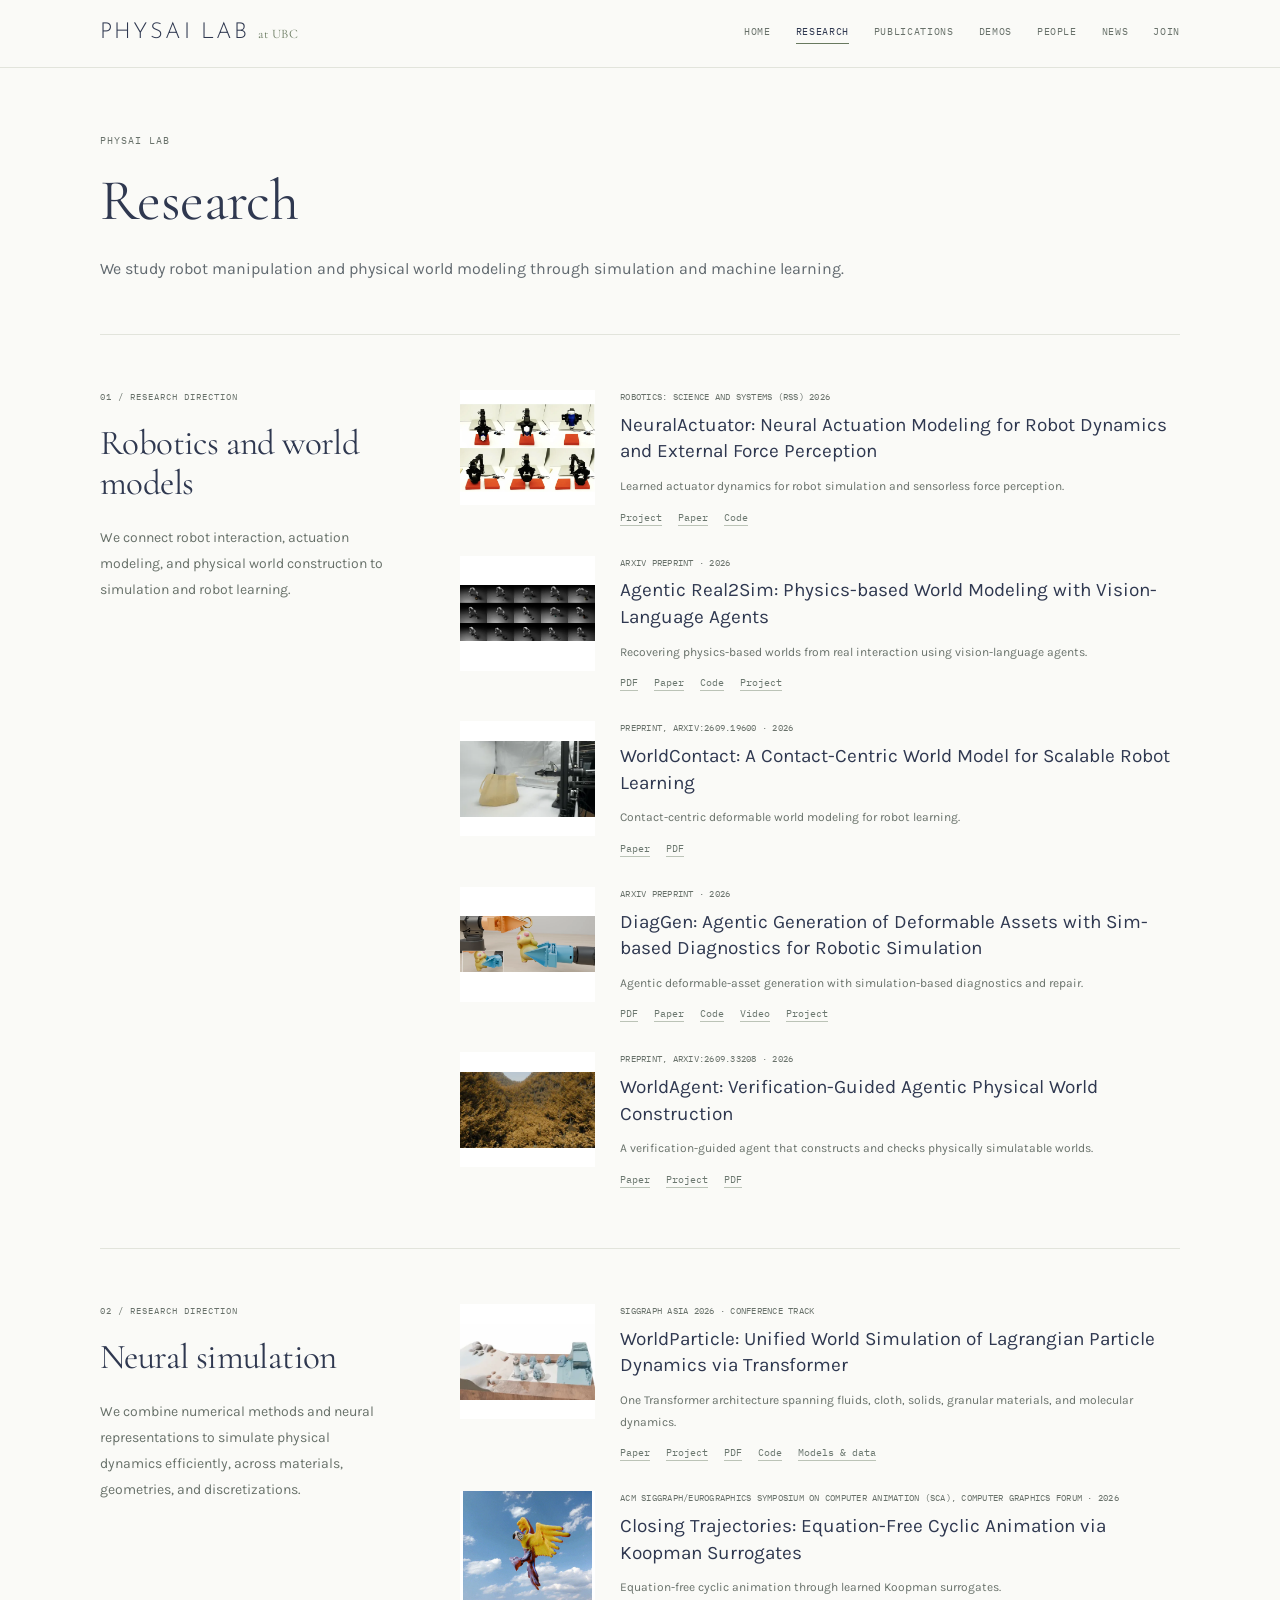
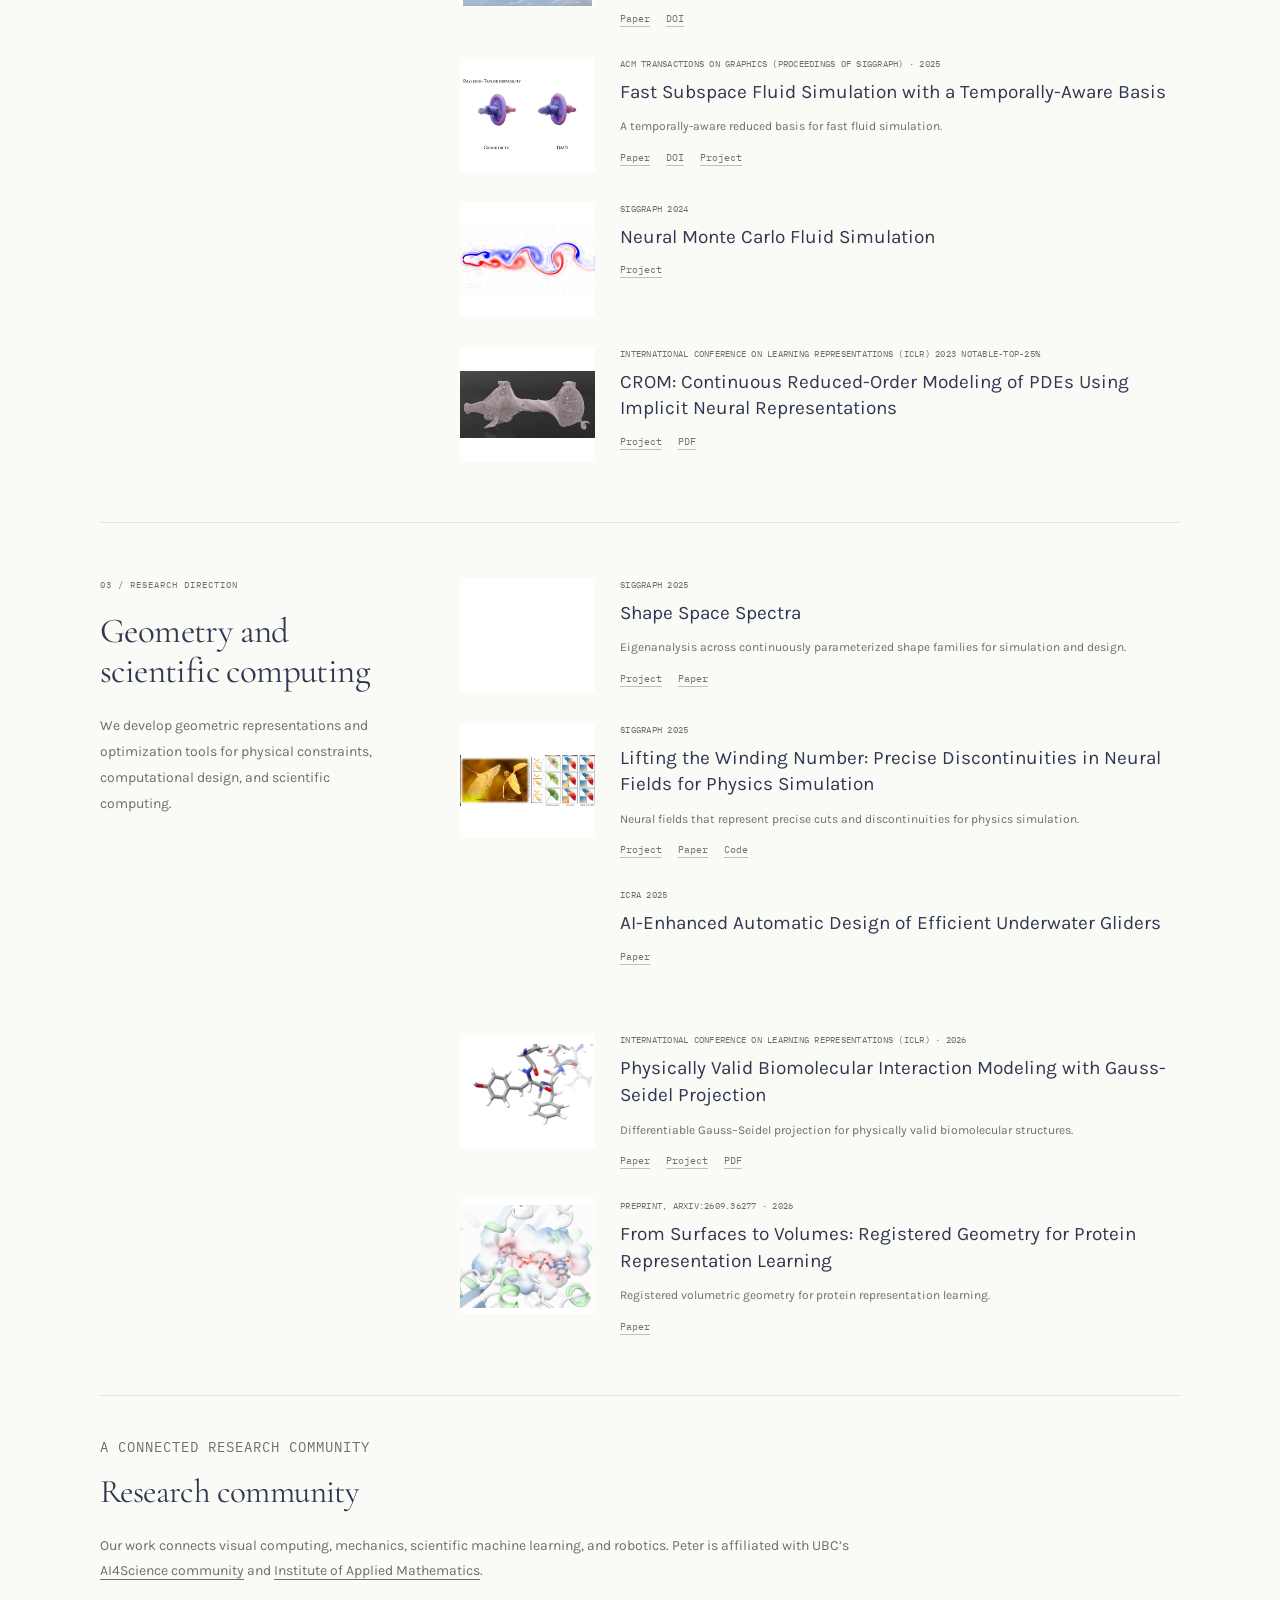
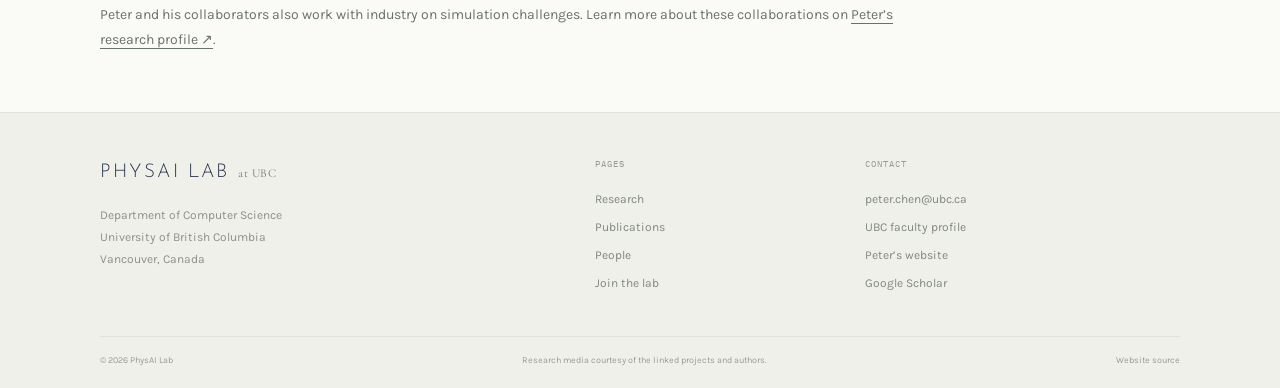
<file: research.html>
<!doctype html><html lang="en"><head><meta charset="utf-8"><meta name="viewport" content="width=device-width,initial-scale=1"><title>Research | PhysAI Lab · UBC</title><meta name="description" content="Neural simulation, physical world models, robotics, geometry, and AI for science at UBC PhysAI Lab."><meta name="theme-color" content="#fafaf7"><meta property="og:title" content="Research | PhysAI Lab · UBC"><meta property="og:description" content="Neural simulation, physical world models, robotics, geometry, and AI for science at UBC PhysAI Lab."><meta property="og:type" content="website"><link rel="icon" href="assets/favicon.svg" type="image/svg+xml"><link rel="stylesheet" href="assets/fonts.css?v=team-4"><link rel="stylesheet" href="assets/site.css?v=team-4"><script src="assets/site.js?v=team-4" defer></script></head><body data-page="research"><a class="skip" href="#main">Skip to content</a><header class="site-header"><div class="container header-inner"><a class="brand" href="index.html" aria-label="PhysAI Lab home"><span class="brand-name">PhysAI Lab</span><span class="brand-at">at UBC</span></a><button class="menu-toggle" aria-expanded="false" aria-controls="site-nav">Menu <span aria-hidden="true">＋</span></button><nav id="site-nav" aria-label="Main navigation"><a href="index.html">Home</a><a href="research.html" aria-current="page">Research</a><a href="publications.html">Publications</a><a href="demos.html">Demos</a><a href="people.html">People</a><a href="news.html">News</a><a href="join.html">Join</a></nav></div></header><main id="main"><div class="container page-intro"><p class="eyebrow">PhysAI Lab</p><h1>Research</h1><p class="lede">We study robot manipulation and physical world modeling through simulation and machine learning.</p></div><section class="container section research-detail" id="world-models"><div class="research-heading"><p class="eyebrow">01 / Research direction</p><h2>Robotics and world models</h2><p>We connect robot interaction, actuation modeling, and physical world construction to simulation and robot learning.</p></div><div class="direction-projects"><article><div><img class="" src="assets/images/0c437f56e13de6e5.webp" alt="NeuralActuator: Neural Actuation Modeling for Robot Dynamics and External Force Perception — research result" loading="lazy" decoding="async"></div><div><p class="eyebrow">Robotics: Science and Systems (RSS) 2026</p><h3><a href="publications.html#neuralactuator-neural-actuation-modeling-for-robot-dynamics-and-external-force-perception">NeuralActuator: Neural Actuation Modeling for Robot Dynamics and External Force Perception</a></h3><p>Learned actuator dynamics for robot simulation and sensorless force perception.</p><div class="resource-links"><a href="https://frank-zy-dou.github.io/projects/NeuralActuator/">Project</a><a href="https://arxiv.org/abs/2607.11734">Paper</a><a href="https://github.com/Frank-ZY-Dou/Dynamics-Modeling/tree/main/NeuralActuator">Code</a></div></div></article><article><div><img class="" src="assets/images/c2866183bbca0dc3.webp" alt="Agentic Real2Sim: Physics-based World Modeling with Vision-Language Agents — research result" loading="lazy" decoding="async"></div><div><p class="eyebrow">arXiv preprint · 2026</p><h3><a href="publications.html#agentic-real2sim-physics-based-world-modeling-with-vision-language-agents">Agentic Real2Sim: Physics-based World Modeling with Vision-Language Agents</a></h3><p>Recovering physics-based worlds from real interaction using vision-language agents.</p><div class="resource-links"><a href="https://agentic-real2sim.github.io/static/paper/AR2S_2026-09-13-13-07_v1.pdf">PDF</a><a href="https://arxiv.org/abs/2607.19190">Paper</a><a href="https://github.com/agentic-real2sim/agentic_real2sim">Code</a><a href="https://agentic-real2sim.github.io/">Project</a></div></div></article><article><div><img class="" src="assets/images/d277241d2dc338bf.webp" alt="WorldContact: A Contact-Centric World Model for Scalable Robot Learning — research result" loading="lazy" decoding="async"></div><div><p class="eyebrow">Preprint, arXiv:2609.19600 · 2026</p><h3><a href="publications.html#worldcontact-a-contact-centric-world-model-for-scalable-robot-learning">WorldContact: A Contact-Centric World Model for Scalable Robot Learning</a></h3><p>Contact-centric deformable world modeling for robot learning.</p><div class="resource-links"><a href="https://arxiv.org/abs/2609.19600">Paper</a><a href="https://arxiv.org/pdf/2609.19600">PDF</a></div></div></article><article><div><img class="" src="assets/images/f37b646c24b71647.webp" alt="DiagGen: Agentic Generation of Deformable Assets with Sim-based Diagnostics for Robotic Simulation — research result" loading="lazy" decoding="async"></div><div><p class="eyebrow">arXiv preprint · 2026</p><h3><a href="publications.html#diaggen-agentic-generation-of-deformable-assets-with-sim-based-diagnostics-for-robotic-simulation">DiagGen: Agentic Generation of Deformable Assets with Sim-based Diagnostics for Robotic Simulation</a></h3><p>Agentic deformable-asset generation with simulation-based diagnostics and repair.</p><div class="resource-links"><a href="https://diaggen.github.io/static/DiagGen_pub-release_26-09-19-14-27.pdf">PDF</a><a href="https://arxiv.org/abs/2609.23103">Paper</a><a href="https://github.com/diaggen/diaggen">Code</a><a href="https://www.youtube.com/watch?v=_sARsG-4vyM">Video</a><a href="https://diaggen.github.io/">Project</a></div></div></article><article><div><img class="" src="assets/images/c00169b844d4f4c7.webp" alt="WorldAgent: Verification-Guided Agentic Physical World Construction — research result" loading="lazy" decoding="async"></div><div><p class="eyebrow">Preprint, arXiv:2609.33208 · 2026</p><h3><a href="publications.html#worldagent-verification-guided-agentic-physical-world-construction">WorldAgent: Verification-Guided Agentic Physical World Construction</a></h3><p>A verification-guided agent that constructs and checks physically simulatable worlds.</p><div class="resource-links"><a href="https://arxiv.org/abs/2609.33208">Paper</a><a href="https://wclw1021.github.io/WorldAgent_Web/">Project</a><a href="https://arxiv.org/pdf/2609.33208">PDF</a></div></div></article></div></section><section class="container section research-detail" id="simulation"><div class="research-heading"><p class="eyebrow">02 / Research direction</p><h2>Neural simulation</h2><p>We combine numerical methods and neural representations to simulate physical dynamics efficiently, across materials, geometries, and discretizations.</p></div><div class="direction-projects"><article><div><img class="" src="assets/images/5f0e36b0c62ace92.webp" alt="WorldParticle: Unified World Simulation of Lagrangian Particle Dynamics via Transformer — research result" loading="lazy" decoding="async"></div><div><p class="eyebrow">SIGGRAPH Asia 2026 · Conference Track</p><h3><a href="publications.html#worldparticle-unified-world-simulation-of-lagrangian-particle-dynamics-via-transformer">WorldParticle: Unified World Simulation of Lagrangian Particle Dynamics via Transformer</a></h3><p>One Transformer architecture spanning fluids, cloth, solids, granular materials, and molecular dynamics.</p><div class="resource-links"><a href="https://arxiv.org/abs/2605.15305">Paper</a><a href="https://worldparticle.github.io/WorldParticle_Web/">Project</a><a href="https://arxiv.org/pdf/2605.15305">PDF</a><a href="https://github.com/WorldParticle/WorldParticle">Code</a><a href="https://huggingface.co/datasets/wclw1021/WorldParticle">Models &amp; data</a></div></div></article><article><div><img class="" src="assets/images/f2cfe793b81d63e7.webp" alt="Closing Trajectories: Equation-Free Cyclic Animation via Koopman Surrogates — research result" loading="lazy" decoding="async"></div><div><p class="eyebrow">ACM SIGGRAPH/Eurographics Symposium on Computer Animation (SCA), Computer Graphics Forum · 2026</p><h3><a href="publications.html#closing-trajectories-equation-free-cyclic-animation-via-koopman-surrogates">Closing Trajectories: Equation-Free Cyclic Animation via Koopman Surrogates</a></h3><p>Equation-free cyclic animation through learned Koopman surrogates.</p><div class="resource-links"><a href="https://arxiv.org/abs/2605.23462">Paper</a><a href="https://doi.org/10.1111/cgf.70566">DOI</a></div></div></article><article><div><img class="" src="assets/images/85bc979c676d014c.webp" alt="Fast Subspace Fluid Simulation with a Temporally-Aware Basis — research result" loading="lazy" decoding="async"></div><div><p class="eyebrow">ACM Transactions on Graphics (Proceedings of SIGGRAPH) · 2025</p><h3><a href="publications.html#fast-subspace-fluid-simulation-with-a-temporally-aware-basis">Fast Subspace Fluid Simulation with a Temporally-Aware Basis</a></h3><p>A temporally-aware reduced basis for fast fluid simulation.</p><div class="resource-links"><a href="https://arxiv.org/abs/2502.05339">Paper</a><a href="https://doi.org/10.1145/3730826">DOI</a><a href="https://www.dgp.toronto.edu/projects/dmd/">Project</a></div></div></article><article><div><img class="" src="assets/images/5591a92e20bee437.webp" alt="Neural Monte Carlo Fluid Simulation — research result" loading="lazy" decoding="async"></div><div><p class="eyebrow">SIGGRAPH 2024</p><h3><a href="publications.html#neural-monte-carlo-fluid-simulation">Neural Monte Carlo Fluid Simulation</a></h3><p></p><div class="resource-links"><a href="https://pranav-jain.github.io/projects/nmcfs/index.html">Project</a></div></div></article><article><div><img class="" src="assets/images/f10e3ef038dff8fc.webp" alt="CROM: Continuous Reduced-Order Modeling of PDEs Using Implicit Neural Representations — research result" loading="lazy" decoding="async"></div><div><p class="eyebrow">International Conference on Learning Representations (ICLR) 2023 notable-top-25%</p><h3><a href="publications.html#crom-continuous-reduced-order-modeling-of-pdes-using-implicit-neural-representations">CROM: Continuous Reduced-Order Modeling of PDEs Using Implicit Neural Representations</a></h3><p></p><div class="resource-links"><a href="https://crom-pde.github.io">Project</a><a href="https://peterchencyc.com/files/crom/761_crom_continuous_reduced_order_.pdf">PDF</a></div></div></article></div></section><section class="container section research-detail" id="science"><div class="research-heading"><p class="eyebrow">03 / Research direction</p><h2>Geometry and scientific computing</h2><p>We develop geometric representations and optimization tools for physical constraints, computational design, and scientific computing.</p></div><div class="direction-projects"><article><div><img class="" src="assets/images/9f387b856bcab166.webp" alt="Shape Space Spectra — research result" loading="lazy" decoding="async"></div><div><p class="eyebrow">SIGGRAPH 2025</p><h3><a href="publications.html#shape-space-spectra">Shape Space Spectra</a></h3><p>Eigenanalysis across continuously parameterized shape families for simulation and design.</p><div class="resource-links"><a href="https://www.dgp.toronto.edu/projects/sss/">Project</a><a href="https://www.dgp.toronto.edu/projects/sss/assets/sss.pdf">Paper</a></div></div></article><article><div><img class="" src="assets/images/bb8087ff873daa59.webp" alt="Lifting the Winding Number: Precise Discontinuities in Neural Fields for Physics Simulation — research result" loading="lazy" decoding="async"></div><div><p class="eyebrow">SIGGRAPH 2025</p><h3><a href="publications.html#lifting-the-winding-number-precise-discontinuities-in-neural-fields-for-physics-simulation">Lifting the Winding Number: Precise Discontinuities in Neural Fields for Physics Simulation</a></h3><p>Neural fields that represent precise cuts and discontinuities for physics simulation.</p><div class="resource-links"><a href="https://www.dgp.toronto.edu/projects/windlifter/">Project</a><a href="https://arxiv.org/abs/2502.00626">Paper</a><a href="https://github.com/Changy1506/WindLifter">Code</a></div></div></article><article><div><div class="media-placeholder" aria-hidden="true"></div></div><div><p class="eyebrow">ICRA 2025</p><h3><a href="publications.html#ai-enhanced-automatic-design-of-efficient-underwater-gliders">AI-Enhanced Automatic Design of Efficient Underwater Gliders</a></h3><p></p><div class="resource-links"><a href="https://arxiv.org/abs/2505.00222">Paper</a></div></div></article><article><div><img class="" src="assets/images/b2107e2da7c5a489.webp" alt="Physically Valid Biomolecular Interaction Modeling with Gauss-Seidel Projection — research result" loading="lazy" decoding="async"></div><div><p class="eyebrow">International Conference on Learning Representations (ICLR) · 2026</p><h3><a href="publications.html#physically-valid-biomolecular-interaction-modeling-with-gauss-seidel-projection">Physically Valid Biomolecular Interaction Modeling with Gauss-Seidel Projection</a></h3><p>Differentiable Gauss–Seidel projection for physically valid biomolecular structures.</p><div class="resource-links"><a href="https://arxiv.org/abs/2510.08946">Paper</a><a href="https://chensiyuan030105.github.io/ProteinGS/">Project</a><a href="https://arxiv.org/pdf/2510.08946">PDF</a></div></div></article><article><div><img class="" src="assets/images/6da7194c4b2f9b25.webp" alt="From Surfaces to Volumes: Registered Geometry for Protein Representation Learning — research result" loading="lazy" decoding="async"></div><div><p class="eyebrow">Preprint, arXiv:2609.36277 · 2026</p><h3><a href="publications.html#from-surfaces-to-volumes-registered-geometry-for-protein-representation-learning">From Surfaces to Volumes: Registered Geometry for Protein Representation Learning</a></h3><p>Registered volumetric geometry for protein representation learning.</p><div class="resource-links"><a href="https://arxiv.org/abs/2609.36277">Paper</a></div></div></article></div></section><div class="container research-context"><p class="eyebrow">A connected research community</p><h2>Research community</h2><p>Our work connects visual computing, mechanics, scientific machine learning, and robotics. Peter is affiliated with UBC’s <a href="https://caida.ubc.ca/aim-si">AI4Science community</a> and <a href="https://www.iam.ubc.ca/">Institute of Applied Mathematics</a>.</p><p>Peter and his collaborators also work with industry on simulation challenges. Learn more about these collaborations on <a href="https://peterchencyc.com/">Peter’s research profile ↗</a>.</p></div></main><footer class="site-footer"><div class="container footer-grid"><div><a class="brand" href="index.html"><span class="brand-name">PhysAI Lab</span><span class="brand-at">at UBC</span></a><p>Department of Computer Science<br>University of British Columbia<br>Vancouver, Canada</p></div><div><h2>Pages</h2><a href="research.html">Research</a><a href="publications.html">Publications</a><a href="people.html">People</a><a href="join.html">Join the lab</a></div><div><h2>Contact</h2><a href="mailto:peter.chen@ubc.ca">peter.chen@ubc.ca</a><a href="https://www.cs.ubc.ca/people/peter-yichen-chen">UBC faculty profile</a><a href="https://peterchencyc.com/">Peter’s website</a><a href="https://scholar.google.com/citations?user=9TX3RmEAAAAJ">Google Scholar</a></div></div><div class="container footer-bottom"><span>© 2026 PhysAI Lab</span><span>Research media courtesy of the linked projects and authors.</span><a href="https://github.com/chensiyuan030105/physai-demo">Website source</a></div></footer><dialog id="media-dialog" aria-labelledby="media-title"><div class="dialog-head"><p id="media-title"></p><button id="close-dialog" aria-label="Close preview">Close ×</button></div><div id="media-content"></div><div class="dialog-bottom"><span>Research demo · media from the project authors</span><a id="media-project">Open source project ↗</a></div></dialog></body></html>
</file>
<file: assets/fonts.css>
@font-face {
  font-family: 'Cormorant Garamond';
  font-style: italic;
  font-weight: 300 600;
  font-display: swap;
  src: url(fonts/cormorant-garamond-291655ad.woff2) format('woff2');
  unicode-range: U+0000-00FF, U+0131, U+0152-0153, U+02BB-02BC, U+02C6, U+02DA, U+02DC, U+0304, U+0308, U+0329, U+2000-206F, U+20AC, U+2122, U+2191, U+2193, U+2212, U+2215, U+FEFF, U+FFFD;
}
@font-face {
  font-family: 'Cormorant Garamond';
  font-style: normal;
  font-weight: 300 600;
  font-display: swap;
  src: url(fonts/cormorant-garamond-d9ec8210.woff2) format('woff2');
  unicode-range: U+0000-00FF, U+0131, U+0152-0153, U+02BB-02BC, U+02C6, U+02DA, U+02DC, U+0304, U+0308, U+0329, U+2000-206F, U+20AC, U+2122, U+2191, U+2193, U+2212, U+2215, U+FEFF, U+FFFD;
}
@font-face {
  font-family: 'IBM Plex Mono';
  font-style: normal;
  font-weight: 400;
  font-display: swap;
  src: url(fonts/ibm-plex-mono-7e3d7e3c.woff2) format('woff2');
  unicode-range: U+0000-00FF, U+0131, U+0152-0153, U+02BB-02BC, U+02C6, U+02DA, U+02DC, U+0304, U+0308, U+0329, U+2000-206F, U+20AC, U+2122, U+2191, U+2193, U+2212, U+2215, U+FEFF, U+FFFD;
}
@font-face {
  font-family: 'Josefin Sans';
  font-style: normal;
  font-weight: 300 400;
  font-display: swap;
  src: url(fonts/josefin-sans-fc3e2c31.woff2) format('woff2');
  unicode-range: U+0000-00FF, U+0131, U+0152-0153, U+02BB-02BC, U+02C6, U+02DA, U+02DC, U+0304, U+0308, U+0329, U+2000-206F, U+20AC, U+2122, U+2191, U+2193, U+2212, U+2215, U+FEFF, U+FFFD;
}
@font-face {
  font-family: 'Karla';
  font-style: normal;
  font-weight: 300 600;
  font-display: swap;
  src: url(fonts/karla-23b45baa.woff2) format('woff2');
  unicode-range: U+0000-00FF, U+0131, U+0152-0153, U+02BB-02BC, U+02C6, U+02DA, U+02DC, U+0304, U+0308, U+0329, U+2000-206F, U+20AC, U+2122, U+2191, U+2193, U+2212, U+2215, U+FEFF, U+FFFD;
}
</file>
<file: assets/site.css>
@charset "UTF-8";
:root{--paper:#fafaf7;--ink:#2f3850;--text:#3e4651;--muted:#68716a;--accent:#68795f;--line:#e2e4dc;--wash:#f1f1ec;--sans:'Karla',Arial,sans-serif;--serif:'Cormorant Garamond',Georgia,serif;--mono:'IBM Plex Mono',monospace}
*{box-sizing:border-box}html{scroll-behavior:smooth;scroll-padding-top:90px}body{margin:0;background:var(--paper);color:var(--text);font:400 16px/1.75 var(--sans);-webkit-font-smoothing:antialiased}a{color:inherit;text-underline-offset:4px;text-decoration-thickness:1px}a:hover{color:var(--accent)}button,input,select{font:inherit;color:inherit}button{cursor:pointer;border-radius:0}button:disabled{cursor:default}a,button,input,select{touch-action:manipulation}a:focus-visible,button:focus-visible,input:focus-visible,select:focus-visible{outline:2px solid #778770;outline-offset:5px}img,video{display:block;max-width:100%}h1,h2,h3,p,figure{margin:0}h1,h2,h3{color:var(--ink);font-weight:400}h1,h2{font-family:var(--serif);line-height:1.1;letter-spacing:-.6px}h1{font-size:62px}h2{font-size:39px}h3{line-height:1.35}p+p{margin-top:20px}button{background:none;border:1px solid var(--line)}[hidden]{display:none!important}.container{width:min(1080px,calc(100% - 96px));margin-inline:auto}.eyebrow{font:400 10px/1.65 var(--mono);letter-spacing:1px;text-transform:uppercase;color:var(--muted)}.lede{font:400 17px/1.8 var(--sans);max-width:760px;color:#626a70}.text-link{font:400 10px/1.8 var(--mono);text-transform:uppercase;letter-spacing:.6px;text-decoration:none}.text-link:hover{text-decoration:underline}.button{display:inline-block;padding:9px 16px;border:1px solid #9fa5a0;font:400 10px/1.7 var(--mono);letter-spacing:.5px;text-transform:uppercase;text-decoration:none;background:transparent}.button:hover{background:var(--wash)}.button.primary,.button.light{color:var(--ink);background:transparent}.skip{position:fixed;top:-80px;left:20px;z-index:30;padding:8px 15px;background:var(--paper);border:1px solid var(--ink)}.skip:focus{top:10px}.sr-only{position:absolute;width:1px;height:1px;padding:0;margin:-1px;overflow:hidden;clip:rect(0,0,0,0);white-space:nowrap;border:0}
.site-header{position:sticky;top:0;z-index:10;border-bottom:1px solid var(--line);background:#fafaf7fa}.header-inner{height:67px;display:flex;justify-content:space-between;align-items:center;gap:35px}.brand{display:inline-flex;gap:9px;align-items:baseline;text-decoration:none;white-space:nowrap;color:var(--ink)}.brand-name{font:300 22px/1.4 'Josefin Sans',var(--sans);letter-spacing:2.1px;text-transform:uppercase}.brand-at{font:400 13px var(--serif);color:var(--accent);letter-spacing:.5px}#site-nav{display:flex;gap:25px;align-items:center}#site-nav a{font:400 10px/1.6 var(--mono);letter-spacing:.65px;text-transform:uppercase;text-decoration:none;color:var(--muted);padding-bottom:3px;border-bottom:1px solid transparent}#site-nav a:hover,#site-nav a[aria-current]{color:var(--ink);border-bottom-color:var(--accent)}.menu-toggle{display:none}
.lab-hero{border-bottom:1px solid var(--line)}.lab-hero-inner{min-height:554px;display:grid;grid-template-columns:1fr 1.15fr;gap:65px;align-items:center;padding-block:44px 30px}.lab-introduction{padding-block:20px}.lab-introduction .eyebrow{font-size:10px;color:var(--accent);margin-bottom:25px}.lab-introduction h1{font-size:76px;line-height:1;margin-bottom:25px;font-weight:300;letter-spacing:-1.5px}.lab-subtitle{font-size:23px;font-weight:300;line-height:1.45;letter-spacing:.15px;color:#505a65}.lab-description{font-size:14px;line-height:1.9;color:var(--muted);max-width:380px;margin-top:23px}.lab-description a{text-decoration-color:#bac0b4}.lab-links{display:flex;gap:26px;margin-top:32px}.lab-links a{font:400 10px var(--mono);text-transform:uppercase;letter-spacing:.65px;text-decoration:none;padding-bottom:7px;border-bottom:1px solid #aeb8a8}.lab-links a:hover{border-color:var(--ink)}.lab-figure{min-width:0;align-self:center;margin-right:-35px}.lab-figure-image{height:420px;position:relative;display:flex;align-items:center;justify-content:center;overflow:hidden;background:#101013}.lab-figure-image>img{height:100%;width:100%;object-fit:cover;object-position:center}.lab-figure figcaption{display:grid;grid-template-columns:1fr auto;gap:2px 12px;margin:15px 20px 0;font:400 9px/1.6 var(--mono);color:#7e8587}.lab-figure figcaption>a{text-decoration:none;color:#596677}.lab-figure figcaption>span{grid-column:1}.figure-film{grid-column:2;grid-row:1/3;align-self:center;border:0;border-bottom:1px solid #b7beb1;font:400 9px var(--mono);padding:0 0 4px}.affiliation-line{border-bottom:1px solid var(--line);padding:17px 0}.affiliation-line>.container{display:flex;align-items:center;justify-content:center;gap:39px;font:400 11px var(--sans);color:#7a807e}.affiliation-line a{text-decoration:none}.affiliation-line a:hover{text-decoration:underline}
.introduction-section{display:grid;grid-template-columns:285px 1fr;gap:65px;padding-block:75px 50px}.introduction-section h2{font-size:39px}.introduction-section p{font-size:16px;line-height:1.9;color:#626b71}.introduction-section p+p{font-size:14px;margin-top:16px;color:var(--muted)}.research-briefs{padding-block:0 65px}.research-briefs>.eyebrow{margin-bottom:27px}.research-columns{display:grid;grid-template-columns:repeat(3,1fr);gap:42px}.research-columns h3{font:400 24px/1.2 var(--serif);margin-bottom:14px}.research-columns h3 a{text-decoration:none}.research-columns h3 a:hover{text-decoration:underline}.research-columns p{font-size:13px;line-height:1.8;color:var(--muted)}.section{padding-block:55px 60px;border-top:1px solid var(--line)}.section-head{display:flex;align-items:baseline;justify-content:space-between;gap:40px;margin-bottom:34px}.section-head .eyebrow{display:none}.section-head h2{font-size:39px}.section-head .text-link{white-space:nowrap}.section-desc{font-size:14px;line-height:1.8;max-width:460px;color:var(--muted)}.selected-project{display:grid;grid-template-columns:43% 1fr;gap:44px;align-items:center;padding:32px 0}.selected-project+.selected-project{border-top:1px solid var(--line);margin-top:12px}.selected-visual{position:relative;min-height:230px;display:flex;align-items:center;justify-content:center;background:#fff}.selected-visual>img{width:100%;height:245px;object-fit:contain}.view-research{position:absolute;bottom:4px;left:10px;font:400 9px var(--mono);background:#fafaf7ed;border:0;border-bottom:1px solid #aab4a0;padding:5px 0;opacity:0;transition:opacity .15s}.selected-visual:hover .view-research,.view-research:focus-visible{opacity:1}.selected-text .project-meta{font:400 10px/1.7 var(--mono);color:var(--accent);margin-bottom:13px}.selected-text h3{font:400 30px/1.15 var(--serif);margin-bottom:15px;color:var(--ink)}.selected-text h3 a{text-decoration:none}.selected-text h3 a:hover{text-decoration:underline}.selected-text .authors{font-size:11px;line-height:1.8;color:#727b72;margin-bottom:14px}.selected-text p:not(.project-meta):not(.authors){font-size:13px;color:var(--muted);line-height:1.8;margin:0 0 18px}.inline-award{display:block;color:#9a7951;font:400 10px/1.8 var(--mono);margin-top:3px}.resource-links{display:flex;gap:7px 16px;flex-wrap:wrap;align-items:center}.resource-links a,.resource-links button{border:0;background:transparent;padding:0;font:400 10px/1.6 var(--mono);text-decoration:underline;text-decoration-color:#bbc3b7;text-underline-offset:4px;white-space:nowrap;color:#6b776f}.resource-links a:hover,.resource-links button:hover{color:var(--ink);text-decoration-color:var(--ink)}.recent-paper{display:grid;grid-template-columns:48px 1fr 60px;gap:22px;align-items:baseline;padding:23px 0;border-top:1px solid var(--line)}.recent-paper>span{font:400 11px var(--mono);color:#8a8e91}.recent-paper h3{font:400 18px/1.45 var(--sans);margin-bottom:7px}.recent-paper h3 a{text-decoration:none}.recent-paper h3 a:hover{text-decoration:underline}.recent-paper p{font:400 10px var(--mono);color:var(--muted)}.recent-paper>a{font:400 9px var(--mono);color:#8a8e91;text-align:right;text-decoration:none}.recent-paper>a:hover{text-decoration:underline}.news-row{display:grid;grid-template-columns:104px 1fr;gap:35px;padding:24px 0;border-top:1px solid var(--line)}.news-row time{font:400 10px/1.8 var(--mono);color:#858b8a;padding-top:4px}.news-row .eyebrow{display:none}.news-row h3{font:400 19px/1.45 var(--sans);margin-bottom:8px}.news-row h3 a{text-decoration:none}.news-row h3 a:hover{text-decoration:underline}.news-row p{font-size:13px;line-height:1.8;color:var(--muted)}.home-group{display:grid;grid-template-columns:1fr 1fr;gap:55px;align-items:center}.home-pi{display:flex;gap:24px;align-items:center}.home-pi img{width:88px;height:88px;object-fit:cover;object-position:center 30%;border-radius:50%}.home-pi a{font:400 26px var(--serif);text-decoration:none;color:var(--ink)}.home-pi p{font-size:12px;line-height:1.8;margin-top:8px;color:var(--muted)}.home-members>.eyebrow{margin-bottom:17px}.home-members>div+.eyebrow{margin-top:28px}.home-members>div{display:grid;grid-template-columns:1fr 1fr;gap:6px 20px}.home-members a,.home-members .member-name{font-size:13px;text-decoration:none;color:#626b71}.home-members a:hover{text-decoration:underline}.home-joining{border-top:1px solid var(--line);padding-block:45px 65px;display:grid;grid-template-columns:285px 1fr;gap:65px}.home-joining h2{font-size:36px}.home-joining p{font-size:14px;line-height:1.9;color:var(--muted)}.home-joining a{color:#63765e;text-decoration-color:#bac4b4}
.page-intro{padding-block:65px 50px}.page-intro>.eyebrow{margin-bottom:19px}.page-intro h1{font-size:58px;margin-bottom:22px}.page-intro .lede{font-size:16px;line-height:1.85;max-width:750px}.research-detail{display:grid;grid-template-columns:290px 1fr;gap:70px}.research-heading .eyebrow{font-size:9px;margin-bottom:18px}.research-heading h2{font-size:35px;line-height:1.15;margin-bottom:22px}.research-heading>h3{display:none}.research-heading>p:not(.eyebrow){font-size:14px;color:var(--muted);line-height:1.85}.direction-projects{display:flex;flex-direction:column;gap:30px}.direction-projects article{display:grid;grid-template-columns:135px 1fr;gap:25px}.direction-projects article>div:first-child{height:115px;background:#fff}.direction-projects img{width:100%;height:100%;object-fit:contain}.direction-projects h3{font:400 19px/1.4 var(--sans);margin:7px 0 11px}.direction-projects h3 a{text-decoration:none}.direction-projects h3 a:hover{text-decoration:underline}.direction-projects .eyebrow{font-size:9px;letter-spacing:.25px}.direction-projects p:not(.eyebrow){font-size:12px;line-height:1.8;color:var(--muted);margin-bottom:12px}.research-context{border-top:1px solid var(--line);padding-block:40px 60px}.research-context h2{font-size:33px;margin:15px 0 24px}.research-context p{font-size:14px;color:var(--muted);max-width:800px}
.filters{border:0;border-top:1px solid var(--line);border-bottom:1px solid var(--line);padding:22px 0;margin-bottom:20px}.filters label{font:400 9px/1.6 var(--mono);text-transform:uppercase;letter-spacing:.5px;color:var(--muted);display:flex;flex-direction:column;gap:7px}.filters input{width:100%;padding:9px 0 12px;font:400 17px var(--sans);border:0;border-bottom:1px solid #cdd2c8;background:transparent;border-radius:0;color:var(--text)}.filters input::placeholder{color:#9a9d9e}.filter-row{display:flex;align-items:flex-end;gap:20px;margin-top:22px}.filters select{font:400 12px var(--sans);padding:7px 24px 7px 8px;border:1px solid var(--line);background:transparent;min-height:35px;max-width:225px;border-radius:0}.reset{margin-left:auto;padding:8px 0;border:0;font:400 10px var(--mono);color:var(--muted);white-space:nowrap}.reset:hover{text-decoration:underline}.results-bar{display:flex;justify-content:space-between;gap:20px;font:400 10px var(--mono);color:#939792;padding:5px 0 23px}.paper-row{display:grid;grid-template-columns:190px 1fr;gap:35px;padding:29px 0;border-top:1px solid var(--line);scroll-margin-top:90px}.paper-thumb{width:190px;height:137px;overflow:hidden;display:block;background:#fff}.paper-thumb img{height:100%;width:100%;object-fit:contain}.media-placeholder{height:100%;width:100%;background:var(--paper)}.paper-body h2{font:500 19px/1.4 var(--sans);margin:7px 0 11px;letter-spacing:0}.paper-body h2 a{text-decoration:none}.paper-body h2 a:hover{text-decoration:underline}.paper-venue{font:400 10px/1.8 var(--mono);color:#68795f}.paper-authors{font-size:12px;line-height:1.85;color:#727b72;margin-bottom:12px}.paper-authors strong{font-weight:500;color:#5d6573}.paper-tags{display:flex;gap:0;flex-wrap:wrap;font-size:10px;color:#989e98;margin-bottom:13px}.paper-tags>span+span:before{content:'·';margin-inline:9px}.paper-row[data-status="Published / accepted"] .paper-tags>span:first-child{display:none}.paper-row[data-status="Published / accepted"] .paper-tags>span:nth-child(2):before{display:none}.award-badge{display:inline;font:400 9px/1.8 var(--mono);color:#9d7b50;margin-left:8px}.paper-row:target{background:#eff1e9;box-shadow:0 0 0 10px #eff1e9}.collection-note{padding-top:25px;border-top:1px solid var(--line);font-size:11px;line-height:1.85;color:#8b928a;margin-block:25px 65px}.bib-panel{padding:18px;background:#f1f2ec;border-left:1px solid #bbc4b2;margin-top:20px}.bib-panel pre{white-space:pre-wrap;overflow-wrap:anywhere;font:400 11px/1.7 var(--mono);margin:0 0 13px}.bib-panel button{font:400 10px var(--mono);padding:7px 12px}#no-results{padding:60px 20px;text-align:center}#no-results h2{margin-bottom:18px}#no-results p{margin-bottom:20px}
.demo-filters{display:flex;gap:23px;flex-wrap:wrap;border-bottom:1px solid var(--line);padding:0 0 15px;margin-bottom:35px}.demo-filters button{border:0;border-bottom:1px solid transparent;font:400 10px var(--mono);padding:5px 0;color:#727b72}.demo-filters button:hover,.demo-filters button[aria-pressed="true"]{color:var(--ink);border-color:var(--accent)}.demo-grid{display:grid;grid-template-columns:1fr 1fr;gap:50px 40px}.demo-card{min-width:0}.demo-media{position:relative;aspect-ratio:1.75;background:#fff}.demo-media>img{height:100%;width:100%;object-fit:contain}.preview-button{position:absolute;bottom:12px;left:12px;border:1px solid #d3d9cb;background:#fafaf7e8;font:400 9px var(--mono);padding:8px 11px;color:#5d6858}.preview-button:hover{border-color:var(--accent)}.demo-body{padding-top:20px}.demo-body>.eyebrow{font-size:9px;letter-spacing:.35px;margin-bottom:11px}.demo-body h2{font-size:30px;line-height:1.15;margin-bottom:13px}.demo-body>p:not(.eyebrow){font-size:13px;line-height:1.8;color:var(--muted);margin-bottom:17px}.demo-detail{font-size:10px;display:inline-block;color:#90988b;margin-top:15px;text-decoration:none}.demo-detail:hover{text-decoration:underline}
.pi-section{padding-block:0 55px}.pi-section>.eyebrow{margin-bottom:23px}.pi-profile{display:grid;grid-template-columns:155px 1fr;gap:33px;align-items:start;border:1px solid var(--line);padding:35px 38px}.pi-profile>img{height:130px;width:130px;object-fit:cover;object-position:center 30%;border-radius:50%}.pi-profile h2{font-size:39px;margin-bottom:9px}.pi-title{font:400 11px/1.6 var(--mono);color:var(--accent);margin-bottom:20px}.pi-profile p:not(.pi-title){font-size:14px;color:var(--muted);line-height:1.9;max-width:660px}.education{display:flex;flex-wrap:wrap;gap:7px 24px;margin:22px 0;font-size:11px;color:#727b72}.education span+span:before{content:'·';margin-right:20px}.people-grid{display:grid;grid-template-columns:1fr 1fr;gap:45px 50px}.person{display:grid;grid-template-columns:78px 1fr;column-gap:22px;align-content:start}.portrait{grid-column:1;grid-row:1/5;width:78px;height:78px;border-radius:50%;overflow:hidden;display:block;background:#efefe8}.portrait img{height:100%;width:100%;object-fit:cover;object-position:center 30%}.initials{height:100%;display:flex;align-items:center;justify-content:center;font:300 25px var(--sans);color:#8c9582;background:#eeeee7}.person h3{grid-column:2;font:400 26px/1.1 var(--serif);margin:0 0 9px}.person h3 a{text-decoration:none}.person h3 a:hover{text-decoration:underline}.person p{grid-column:2;font-size:12px;line-height:1.65;color:#727b72;margin:0 0 7px}.person .person-role{font-size:11px;color:#75826c}.person-work{grid-column:2;font:400 9px var(--mono);margin-top:7px;color:#929b8b;text-decoration:none}.person-work:hover{text-decoration:underline}.collaborator-links{display:grid;grid-template-columns:1fr 1fr;gap:15px 35px}.collaborator-links a{font-size:13px;text-decoration-color:#c2c8bc}.people-join{border-top:1px solid var(--line);padding-block:35px 65px}.people-join h2{font-size:34px;margin-bottom:15px}.people-join p{font-size:14px;color:var(--muted);margin-bottom:18px}
.award-grid{display:grid;grid-template-columns:1fr 1fr;gap:25px 50px;margin-block:10px 45px}.award{border-left:1px solid var(--line);padding-left:20px;display:flex;flex-direction:column;gap:6px;text-decoration:none}.award>.eyebrow{font-size:9px;color:#969a8f}.award strong{font:400 22px/1.2 var(--serif);color:var(--ink)}.award small{font-size:12px;color:#8c9388}.award:hover strong{text-decoration:underline}.press-grid{display:grid;grid-template-columns:1fr 1fr;gap:40px;margin-top:30px}.press-grid article{border-top:1px solid var(--line);padding-top:25px}.press-grid article>span{font:400 9px var(--mono);color:#727b72}.press-grid h3{font:400 27px/1.2 var(--serif);margin:15px 0}.press-grid h3 a{text-decoration:none}.press-grid h3 a:hover{text-decoration:underline}.press-grid p{font-size:13px;line-height:1.8;color:var(--muted)}.join-layout{display:grid;grid-template-columns:250px 1fr;gap:80px;padding-top:35px;border-top:1px solid var(--line)}.join-layout aside>.eyebrow{margin-bottom:20px}.join-layout aside p:not(.eyebrow){font-size:13px;line-height:1.9;color:#727b72}.join-layout aside>a{display:inline-block;font-size:12px;margin-top:24px}.join-layout section{border-bottom:1px solid var(--line);padding-bottom:35px;margin-bottom:35px}.join-layout section>.eyebrow{display:none}.join-layout section h2{font-size:33px;margin-bottom:21px}.join-layout section p{font-size:14px;line-height:1.9;color:var(--muted);margin-bottom:21px}.join-layout section>a{font-size:12px}.join-callout{padding-block:20px 65px}.join-callout h2{font-size:34px;margin-bottom:20px}.join-callout p{font-size:14px;line-height:1.9;color:var(--muted);max-width:750px;margin-bottom:22px}
.site-footer{padding-block:45px 20px;border-top:1px solid var(--line);background:#f0f0ea}.footer-grid{display:grid;grid-template-columns:2fr 1fr 1.4fr;gap:45px}.footer-grid .brand-name{font-size:19px}.footer-grid .brand-at{font-size:12px}.footer-grid p{font-size:12px;line-height:1.85;color:#8b9089;margin-top:17px}.footer-grid h2{font:400 9px var(--mono);text-transform:uppercase;letter-spacing:1px;color:#969c8e;margin-bottom:20px}.footer-grid>div:not(:first-child) a{display:block;font-size:12px;color:#7f887a;text-decoration:none;margin-bottom:7px}.footer-grid>div:not(:first-child) a:hover{text-decoration:underline}.footer-bottom{display:flex;justify-content:space-between;gap:20px;margin-top:35px;padding-top:16px;border-top:1px solid #dfe2d7;font:400 9px/1.7 var(--sans);color:#969c91}.footer-bottom a{text-decoration:none}
dialog{width:min(1000px,calc(100% - 36px));padding:0;max-height:92vh;border:1px solid var(--line);background:var(--paper);color:var(--text);box-shadow:0 20px 80px #0003}dialog::backdrop{background:#222936b8}.dialog-head{padding:18px 22px;display:flex;justify-content:space-between;gap:20px;align-items:center;border-bottom:1px solid var(--line)}.dialog-head p{font:400 18px/1.3 var(--serif);color:var(--ink)}.dialog-head button{font:400 10px var(--mono);padding:6px 10px;white-space:nowrap}#media-content{background:#111820;display:flex;align-items:center;justify-content:center;min-height:120px}#media-content img,#media-content video{width:100%;max-height:65vh;object-fit:contain}.dialog-bottom{padding:14px 22px;display:flex;justify-content:space-between;gap:20px;font:400 9px/1.7 var(--mono);color:var(--muted)}.media-error{padding:40px;color:white;text-align:center;font-size:14px}
@media(max-width:1050px){.container{width:calc(100% - 64px)}#site-nav{gap:19px}#site-nav a{font-size:9px}.brand-name{font-size:20px}.lab-hero-inner{gap:35px;min-height:520px}.lab-introduction h1{font-size:69px}.lab-figure{margin-right:0}.lab-figure-image{height:390px}.introduction-section,.home-joining{grid-template-columns:240px 1fr;gap:40px}.selected-project{gap:30px}.selected-text h3{font-size:27px}.research-detail{grid-template-columns:260px 1fr;gap:40px}.direction-projects article{grid-template-columns:100px 1fr;gap:20px}.direction-projects article>div:first-child{height:90px}.filter-row{flex-wrap:wrap}.reset{margin-left:0}.home-group{gap:35px}.home-members>div{gap:6px 15px}.join-layout{gap:45px;grid-template-columns:230px 1fr}}
@media(max-width:760px){html{scroll-padding-top:80px}.container{width:calc(100% - 44px)}.header-inner{height:63px;gap:20px}.brand-name{font-size:20px;letter-spacing:1.8px}.brand-at{font-size:12px}.menu-toggle{display:flex;align-items:center;gap:13px;font:400 10px var(--mono);padding:7px 10px;border-color:var(--line)}#site-nav{position:absolute;top:63px;left:0;right:0;display:none;background:var(--paper);padding:12px 22px 18px;border-bottom:1px solid var(--line)}#site-nav.open{display:flex;flex-direction:column;gap:0;align-items:stretch}#site-nav a{padding:12px 0;font-size:10px}#site-nav a[aria-current]{border-bottom:0;color:var(--accent)}.lab-hero-inner{grid-template-columns:1fr;gap:10px;padding-block:45px 22px;min-height:0}.lab-introduction{padding:0}.lab-introduction h1{font-size:65px;letter-spacing:-1px;margin-bottom:23px}.lab-introduction .eyebrow{margin-bottom:21px;font-size:9px}.lab-subtitle{font-size:22px}.lab-description{font-size:13px;max-width:100%;margin-top:20px}.lab-links{margin-top:23px}.lab-figure{margin:5px 0 0}.lab-figure-image{height:auto;aspect-ratio:1.45}.lab-figure figcaption{font-size:8px;gap:3px 12px;margin:8px 0 0}.figure-film{font-size:8px}.affiliation-line{padding:13px 0}.affiliation-line>.container{flex-wrap:wrap;gap:6px 22px;justify-content:flex-start;font-size:9px}.introduction-section{grid-template-columns:1fr;gap:25px;padding-block:42px 30px}.introduction-section h2{font-size:35px}.introduction-section p{font-size:15px;line-height:1.85}.introduction-section p+p{font-size:13px}.research-briefs{padding-bottom:38px}.research-briefs>.eyebrow{margin-bottom:20px}.research-columns{grid-template-columns:1fr;gap:24px}.research-columns h3{font-size:25px;margin-bottom:9px}.research-columns p{font-size:13px}.section{padding-block:38px 42px}.section-head{gap:25px;margin-bottom:25px}.section-head h2{font-size:34px}.section-head .text-link{font-size:8px;white-space:normal;max-width:120px;text-align:right}.selected-project{grid-template-columns:1fr;gap:23px;padding:20px 0 25px}.selected-project+.selected-project{margin-top:14px}.selected-visual{min-height:0}.selected-visual>img{height:220px}.view-research{opacity:1;bottom:3px;left:9px;font-size:8px}.selected-text h3{font-size:29px;margin-bottom:12px}.selected-text .authors{font-size:11px}.selected-text .project-meta{font-size:9px}.resource-links{gap:8px 17px}.resource-links a,.resource-links button{font-size:9px}.recent-paper{grid-template-columns:35px 1fr;gap:15px;padding:20px 0}.recent-paper>span{font-size:9px}.recent-paper h3{font-size:16px}.recent-paper p{font-size:9px;line-height:1.7}.recent-paper>a{display:none}.news-row{grid-template-columns:75px 1fr;gap:20px;padding:21px 0}.news-row time{font-size:9px}.news-row h3{font-size:17px}.news-row p{font-size:12px}.home-group{grid-template-columns:1fr;gap:30px}.home-pi img{width:75px;height:75px}.home-pi a{font-size:26px}.home-pi p{font-size:11px}.home-members a,.home-members .member-name{font-size:13px}.home-joining{grid-template-columns:1fr;gap:20px;padding-block:35px 45px}.home-joining h2{font-size:34px}.home-joining p{font-size:13px}.page-intro{padding-block:43px 35px}.page-intro>.eyebrow{font-size:9px;margin-bottom:15px}.page-intro h1{font-size:51px;margin-bottom:20px}.page-intro .lede{font-size:14px}.research-detail{grid-template-columns:1fr;gap:30px}.research-heading h2{font-size:32px;margin-bottom:18px}.research-heading .eyebrow{font-size:8px}.direction-projects article{grid-template-columns:110px 1fr;gap:19px}.direction-projects article>div:first-child{height:100px}.direction-projects h3{font-size:17px}.direction-projects p:not(.eyebrow){font-size:11px}.direction-projects .eyebrow{font-size:8px}.research-context{padding-block:30px 45px}.research-context h2{font-size:31px}.research-context p{font-size:13px}.filters{padding:18px 0}.filters input{font-size:16px}.filter-row{gap:14px}.filter-row>label{min-width:0;flex:1 1 40%}.filters select{font-size:11px;max-width:100%;padding-inline:7px}.results-bar{flex-direction:column;gap:10px;font-size:9px}.paper-row{grid-template-columns:115px 1fr;gap:22px;padding:23px 0}.paper-thumb{width:115px;height:100px}.paper-body h2{font-size:17px}.paper-venue{font-size:9px}.paper-authors{font-size:11px}.paper-tags{font-size:9px}.collection-note{font-size:10px;margin-bottom:45px}.demo-filters{gap:12px 19px;padding-bottom:15px;margin-bottom:25px}.demo-filters button{font-size:9px}.demo-grid{gap:35px 25px}.demo-body h2{font-size:26px}.demo-body>.eyebrow{font-size:8px}.demo-body p:not(.eyebrow){font-size:12px}.preview-button{font-size:8px;padding:6px 8px;bottom:8px;left:8px}.pi-profile{grid-template-columns:90px 1fr;gap:23px;padding:25px 20px}.pi-profile>img{width:85px;height:85px}.pi-profile h2{font-size:32px}.pi-title{font-size:9px}.pi-profile p:not(.pi-title){font-size:12px}.education{gap:4px 15px;font-size:10px;margin:18px 0}.education span+span:before{display:none}.people-grid{gap:32px 25px}.person{grid-template-columns:60px 1fr;column-gap:17px}.portrait{height:60px;width:60px}.initials{font-size:22px}.person h3{font-size:24px}.person p{font-size:11px}.person .person-role{font-size:10px}.person-work{font-size:8px}.collaborator-links{grid-template-columns:1fr;gap:12px}.collaborator-links a{font-size:12px}.people-join{padding-block:30px 45px}.people-join h2{font-size:32px}.award-grid{gap:25px;grid-template-columns:1fr 1fr;margin-bottom:35px}.award{padding-left:14px}.award strong{font-size:22px}.award small{font-size:10px}.award .eyebrow{font-size:8px;letter-spacing:.3px}.press-grid{grid-template-columns:1fr;gap:30px}.press-grid h3{font-size:26px}.join-layout{grid-template-columns:1fr;gap:35px;padding-top:25px}.join-layout aside{border-bottom:1px solid var(--line);padding-bottom:25px}.join-layout section h2{font-size:31px}.join-layout section p{font-size:13px}.join-callout{padding-block:0 45px}.join-callout h2{font-size:32px}.join-callout p{font-size:13px}.footer-grid{grid-template-columns:1fr 1fr;gap:30px}.footer-grid>div:first-child{grid-column:1/-1}.footer-grid .brand-name{font-size:19px}.footer-grid p{font-size:11px}.footer-grid>div:not(:first-child) a{font-size:11px}.footer-bottom{flex-direction:column;gap:7px;font-size:9px;margin-top:25px}.dialog-head{padding:14px 16px}.dialog-head p{font-size:17px}.dialog-bottom{flex-direction:column;gap:8px;padding:13px 16px;font-size:8px}}
@media(max-width:480px){.lab-introduction h1{font-size:62px}.lab-subtitle{font-size:21px}.section-head h2{font-size:32px}.paper-row{grid-template-columns:1fr;gap:17px}.paper-thumb{width:100%;height:175px}.paper-row:has(.media-placeholder){gap:0}.paper-row:has(.media-placeholder) .paper-thumb{display:none}.paper-body h2{font-size:18px}.paper-authors{font-size:12px}.paper-venue{font-size:9px}.demo-grid{grid-template-columns:1fr;gap:37px}.demo-media{aspect-ratio:1.65}.demo-body h2{font-size:29px}.people-grid{grid-template-columns:1fr;gap:31px}.person{grid-template-columns:65px 1fr;column-gap:22px}.portrait{width:65px;height:65px}.person h3{font-size:27px}.person p{font-size:12px}.person .person-role{font-size:11px}.person-work{font-size:9px}.pi-profile{grid-template-columns:1fr;gap:20px;padding:24px}.pi-profile>img{width:95px;height:95px}.pi-profile h2{font-size:35px}.pi-profile p:not(.pi-title){font-size:13px}.pi-title{font-size:10px}.direction-projects article{grid-template-columns:85px 1fr;gap:17px}.direction-projects article>div:first-child{height:85px}.news-row{grid-template-columns:64px 1fr;gap:17px}.news-row h3{font-size:16px}.lab-figure figcaption{grid-template-columns:1fr auto}.lab-figure figcaption>span{max-width:240px}}
@media(prefers-reduced-motion:reduce){html{scroll-behavior:auto}*,*:before,*:after{transition:none!important;animation:none!important}}
</file>
